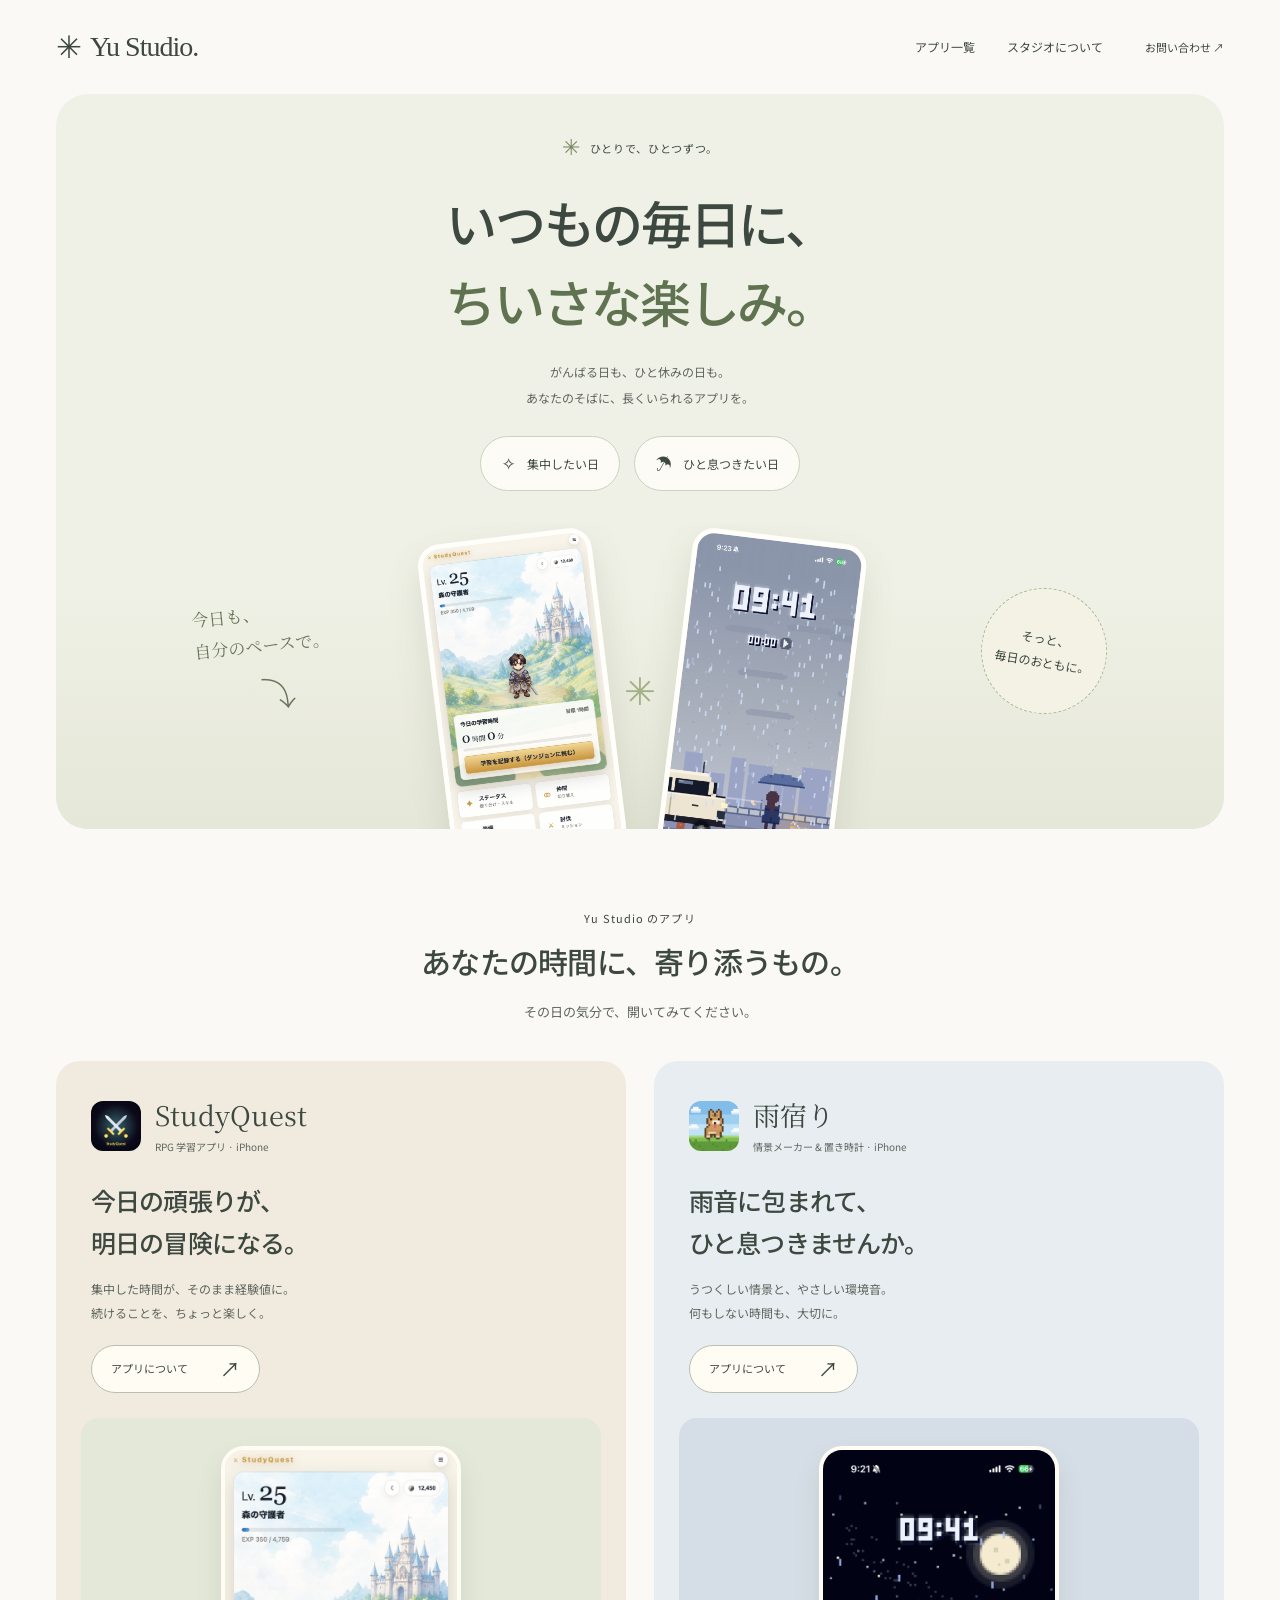
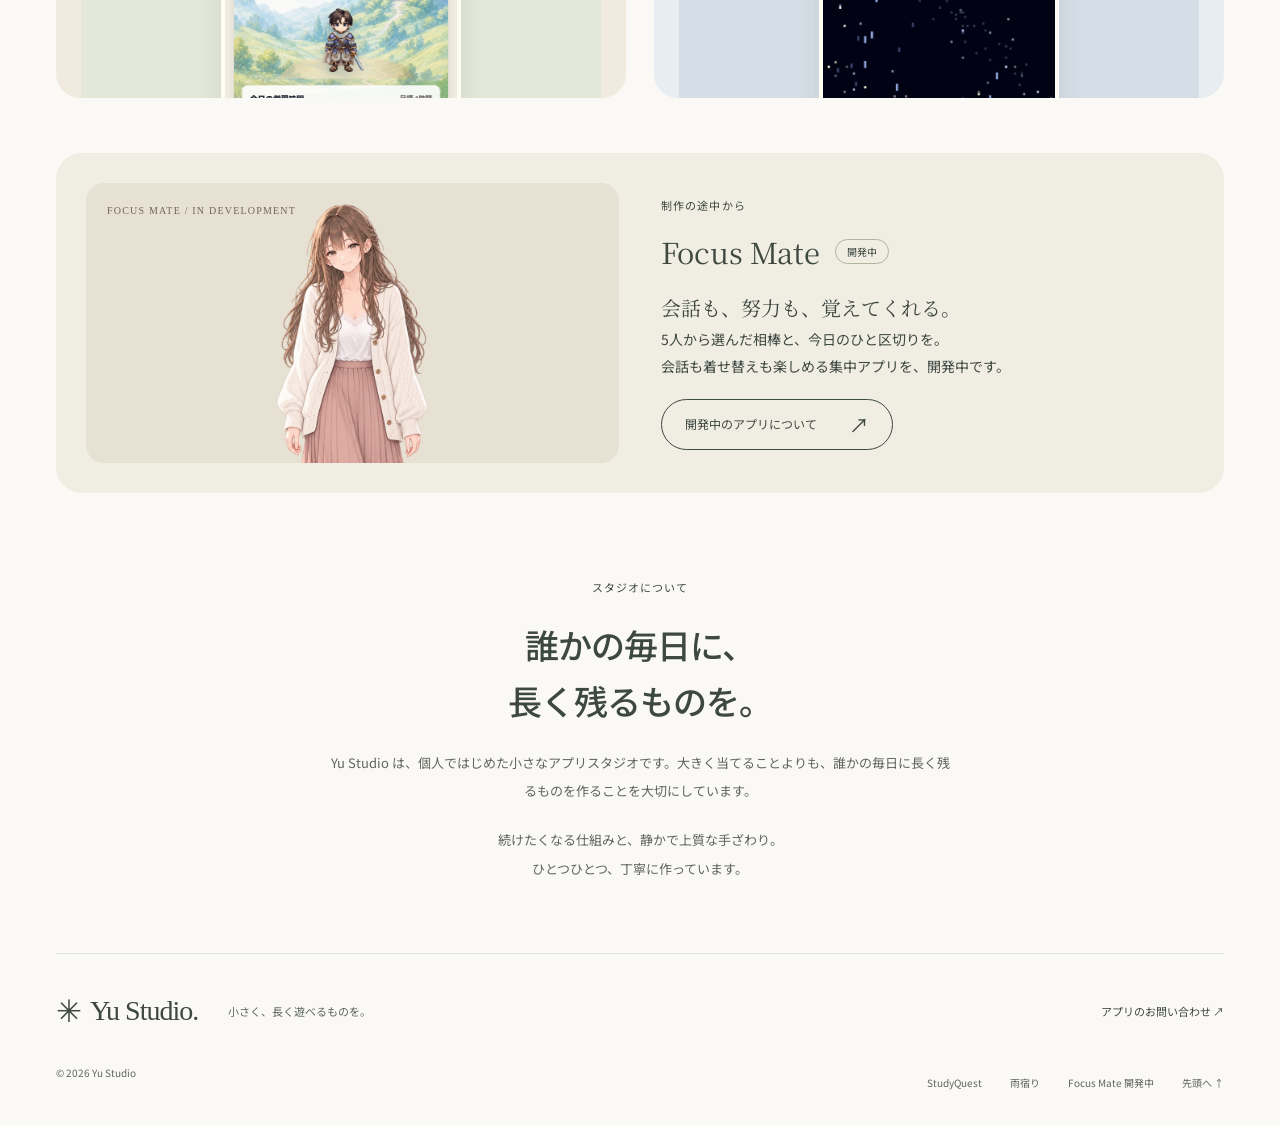
<file: index.html>
<!doctype html>
<html lang="ja">
  <head>
    <meta charset="utf-8" />
    <meta name="viewport" content="width=device-width,initial-scale=1" />
    <meta name="color-scheme" content="light" />
    <meta name="theme-color" content="#fbf9f5" />
    <title>Yu Studio — 小さく、長く遊べるものを</title>
    <meta
      name="description"
      content="Yu Studio は、ひとりで作るアプリスタジオです。StudyQuest、雨宿りと、開発中の Focus Mate を紹介します。"
    />
    <link rel="icon" href="assets/sq-icon.png" />
    <link rel="apple-touch-icon" href="assets/sq-icon.png" />
    <link rel="preconnect" href="https://fonts.googleapis.com" />
    <link rel="preconnect" href="https://fonts.gstatic.com" crossorigin />
    <link
      href="https://fonts.googleapis.com/css2?family=Noto+Sans+JP:wght@400;500;600;700;800;900&family=Noto+Serif+JP:wght@400;500;600&display=swap"
      rel="stylesheet"
    />
    <link rel="stylesheet" href="assets/site.css" />
    <link rel="stylesheet" href="assets/focus-mate.css" />
    <script src="assets/site.js" defer></script>
  </head>
  <body class="studio">
    <a class="skip" href="#main">本文へスキップ</a>
    <header class="wrap">
      <a class="logo" href="index.html" aria-label="Yu Studio ホーム"
        ><span aria-hidden="true">✳</span> Yu Studio.</a
      >
      <nav id="site-nav" aria-label="メインナビゲーション">
        <a href="#apps">アプリ一覧</a><a href="#studio">スタジオについて</a>
      </nav>
      <a class="contact" href="mailto:hy218355@gmail.com">お問い合わせ ↗</a>
    </header>
    <main id="main" tabindex="-1">
      <section class="st-hero wrap">
        <div class="st-hero-top">
          <div class="st-note">
            <span aria-hidden="true">✳</span> ひとりで、ひとつずつ。
          </div>
          <h1>いつもの毎日に、<br /><span>ちいさな楽しみ。</span></h1>
          <p>
            がんばる日も、ひと休みの日も。<br />あなたのそばに、長くいられるアプリを。
          </p>
          <div class="st-choices">
            <a href="#studyquest"
              ><span aria-hidden="true">✧</span> 集中したい日</a
            ><a href="#amayadori"
              ><span aria-hidden="true">☂</span> ひと息つきたい日</a
            >
          </div>
        </div>
        <div class="st-shelf">
          <div class="st-shelf-note">
            <span>今日も、<br />自分のペースで。</span
            ><i aria-hidden="true">⤵</i>
          </div>
          <a
            class="st-device st-device-quest"
            href="studyquest.html"
            aria-label="StudyQuest の詳細を見る"
            ><img
              src="assets/screen-home.png"
              width="560"
              height="1257"
              alt="StudyQuest の冒険者と今日の学習時間"
              fetchpriority="high" /></a
          ><span class="st-shelf-star" aria-hidden="true">✳</span
          ><a
            class="st-device st-device-rain"
            href="amayadori.html"
            aria-label="雨宿りの詳細を見る"
            ><img
              src="assets/ama-screen-2.png"
              width="560"
              height="1217"
              alt="雨宿りの雨の街と置き時計"
              fetchpriority="high"
          /></a>
          <div class="st-shelf-seal">そっと、<br />毎日のおともに。</div>
        </div>
      </section>
      <section class="apps wrap" id="apps">
        <div class="section-title">
          <p class="eyebrow">Yu Studio のアプリ</p>
          <h2>あなたの時間に、寄り添うもの。</h2>
          <p>その日の気分で、開いてみてください。</p>
        </div>
        <div class="st-projects">
          <article class="st-project" id="studyquest">
            <div class="st-project-copy">
              <div class="app-brand">
                <img src="assets/sq-icon.png" width="56" height="56" alt="" />
                <h3>StudyQuest<small>RPG 学習アプリ · iPhone</small></h3>
              </div>
              <p class="st-project-tag">
                今日の頑張りが、<br />明日の冒険になる。
              </p>
              <p>
                集中した時間が、そのまま経験値に。<br />続けることを、ちょっと楽しく。
              </p>
              <a class="pill-link" href="studyquest.html"
                >アプリについて <span>↗</span></a
              >
            </div>
            <a
              class="st-project-art"
              href="studyquest.html"
              aria-label="StudyQuest の画面と詳細を見る"
              ><img
                src="assets/screen-home.png"
                width="560"
                height="1257"
                alt="StudyQuest のホーム画面"
                loading="lazy"
            /></a>
          </article>
          <article class="st-project" id="amayadori">
            <div class="st-project-copy">
              <div class="app-brand">
                <img src="assets/ama-icon.png" width="56" height="56" alt="" />
                <h3>
                  雨宿り<small>情景メーカー &amp; 置き時計 · iPhone</small>
                </h3>
              </div>
              <p class="st-project-tag">
                雨音に包まれて、<br />ひと息つきませんか。
              </p>
              <p>
                うつくしい情景と、やさしい環境音。<br />何もしない時間も、大切に。
              </p>
              <a class="pill-link" href="amayadori.html"
                >アプリについて <span>↗</span></a
              >
            </div>
            <a
              class="st-project-art"
              href="amayadori.html"
              aria-label="雨宿りの画面と詳細を見る"
              ><img
                src="assets/ama-screen-1.png"
                width="560"
                height="1217"
                alt="雨宿りの静かな海辺"
                loading="lazy"
            /></a>
          </article>
        </div>
        <aside class="teaser fm-teaser" aria-labelledby="teaser-title">
          <a
            class="fm-teaser-art"
            href="focus-mate.html"
            aria-label="開発中の Focus Mate の紹介を見る"
          >
            <img
              src="assets/focus-mate/mizuki.webp"
              width="768"
              height="1152"
              alt="Focus Mate の相棒、美月"
              loading="lazy"
            /><span aria-hidden="true">FOCUS MATE / IN DEVELOPMENT</span>
          </a>
          <div class="teaser-copy">
            <p class="eyebrow">制作の途中から</p>
            <h3 id="teaser-title">Focus Mate <span>開発中</span></h3>
            <p class="teaser-tag">会話も、努力も、覚えてくれる。</p>
            <p>
              5人から選んだ相棒と、今日のひと区切りを。<br />会話も着せ替えも楽しめる集中アプリを、開発中です。
            </p>
            <a class="pill-link" href="focus-mate.html"
              >開発中のアプリについて <span aria-hidden="true">↗</span></a
            >
          </div>
        </aside>
      </section>
      <section class="about wrap" id="studio">
        <p class="eyebrow">スタジオについて</p>
        <h2>誰かの毎日に、<br />長く残るものを。</h2>
        <div class="about-text">
          <p>
            Yu Studio
            は、個人ではじめた小さなアプリスタジオです。大きく当てることよりも、誰かの毎日に長く残るものを作ることを大切にしています。
          </p>
          <p>
            続けたくなる仕組みと、静かで上質な手ざわり。<br />ひとつひとつ、丁寧に作っています。
          </p>
        </div>
      </section>
    </main>
    <footer class="wrap">
      <div class="footer-main">
        <a class="logo" href="index.html"
          ><span aria-hidden="true">✳</span> Yu Studio.</a
        >
        <p>小さく、長く遊べるものを。</p>
        <a href="mailto:hy218355@gmail.com">アプリのお問い合わせ ↗</a>
      </div>
      <div class="footer-bottom">
        <small>© 2026 Yu Studio</small>
        <nav aria-label="フッター">
          <a href="studyquest.html">StudyQuest</a
          ><a href="amayadori.html">雨宿り</a
          ><a href="focus-mate.html">Focus Mate <small>開発中</small></a
          ><a href="#main">先頭へ ↑</a>
        </nav>
      </div>
    </footer>
  </body>
</html>
</file>
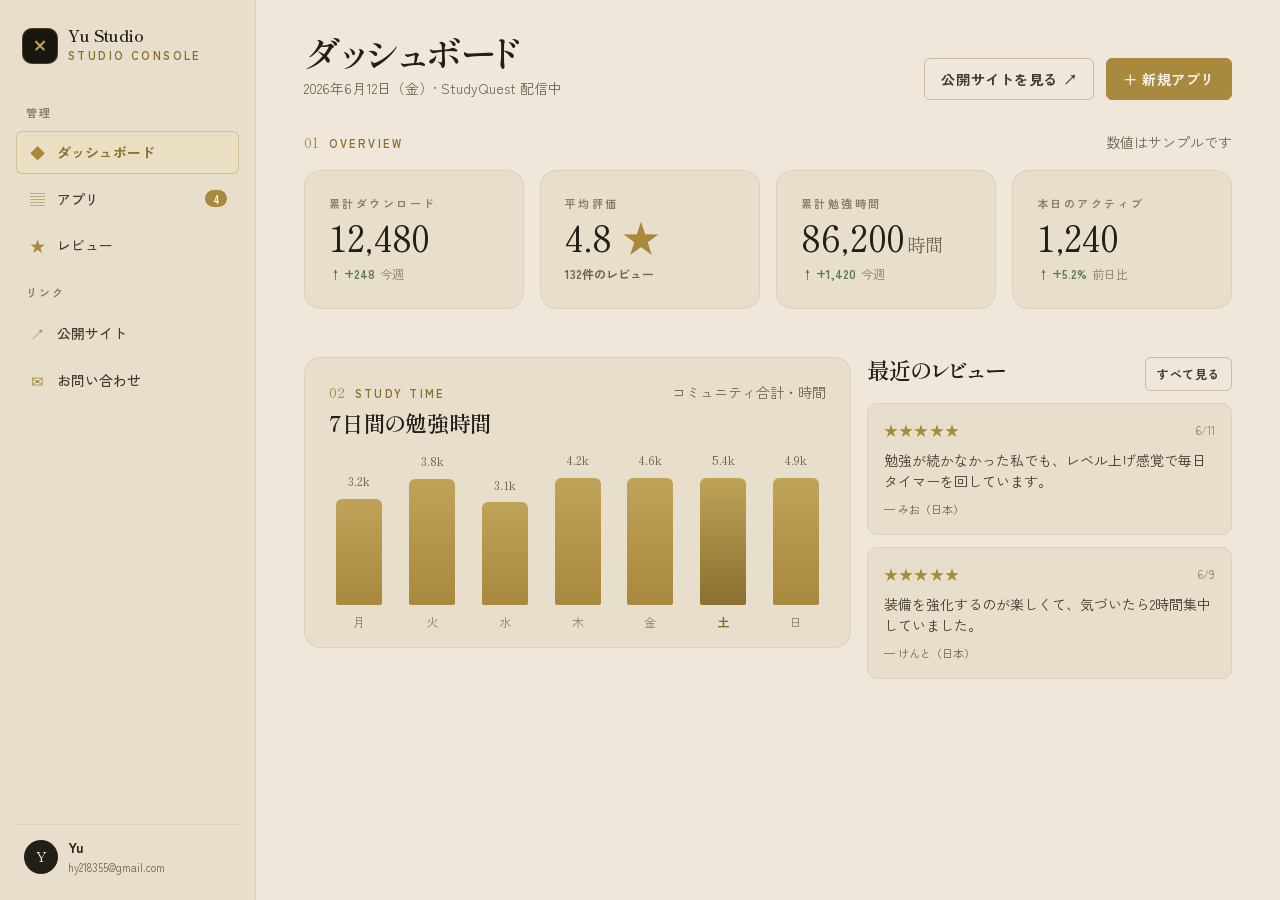
<file: admin.html>
<!DOCTYPE html>
<html lang="ja">
<head>
<meta charset="utf-8" />
<meta name="viewport" content="width=device-width, initial-scale=1" />
<title>Studio Console — Yu Studio</title>
<meta name="robots" content="noindex" />
<meta name="color-scheme" content="light dark" />
<link rel="icon" type="image/png" href="assets/sq-icon.png" />
<style>
/* Yu Studio — webfonts
 * Latin serif: Georgia (system) — per brand brief.
 * JP serif (display/headings): Shippori Mincho — refined, editorial 明朝.
 * Body/UI sans: Zen Kaku Gothic New — quiet, trustworthy gothic.
 * Numerals / accents reuse the serif for an editorial feel.
 */
@import url('https://fonts.googleapis.com/css2?family=Shippori+Mincho:wght@500;600;700;800&family=Zen+Kaku+Gothic+New:wght@400;500;700&display=swap');


/* Yu Studio — color system
 * Direction A: paper beige × warm ink × subtle antique gold.
 * Refined, editorial, trustworthy. Gold is rare and quiet.
 * Light + automatic dark (prefers-color-scheme).
 */
:root {
  /* ---- Base palette (warm paper) ---- */
  --paper-50:  #F6F1E7;  /* lightest page wash */
  --paper-100: #EFE8DA;  /* page background */
  --paper-200: #E7DECB;  /* raised paper / cards */
  --paper-300: #DCD0B8;  /* hairline on paper */
  --paper-400: #C9BC9F;  /* muted lines */

  --ink-900: #221E18;    /* primary ink (near-black, warm) */
  --ink-700: #423B30;    /* strong body */
  --ink-500: #6E6452;    /* secondary text */
  --ink-400: #8A7F6B;    /* muted / captions */

  /* ---- Accent: antique gold ---- */
  --gold-600: #8A6F2F;   /* gold pressed / on-light text-safe */
  --gold-500: #A8893E;   /* brand accent */
  --gold-400: #C0A258;   /* gold hover / dark-mode accent */
  --gold-100: #EADFC2;   /* gold tint wash */

  /* ---- Quest semantic (used sparingly, grown-up) ---- */
  --xp-500:   #5C7A57;   /* experience / progress green */
  --rare-500: #4A6582;   /* rare / info slate-blue */
  --alert-500:#9A5240;   /* boss / danger terracotta */

  /* ---- Semantic aliases (use these in components) ---- */
  --bg-page:        var(--paper-100);
  --bg-wash:        var(--paper-50);
  --surface-card:   var(--paper-200);
  --surface-raised: var(--paper-50);
  --border-hair:    var(--paper-300);
  --border-strong:  var(--paper-400);

  --text-strong:    var(--ink-900);
  --text-body:      var(--ink-700);
  --text-muted:     var(--ink-500);
  --text-faint:     var(--ink-400);
  --text-on-accent: var(--paper-50);
  --text-on-ink:    var(--paper-50);

  --accent:         var(--gold-500);
  --accent-strong:  var(--gold-600);
  --accent-hover:   var(--gold-400);
  --accent-wash:    var(--gold-100);

  --focus-ring:     color-mix(in srgb, var(--gold-500) 70%, var(--ink-900));
  --selection:      color-mix(in srgb, var(--gold-500) 28%, transparent);
}

@media (prefers-color-scheme: dark) {
  :root {
    --paper-50:  #1E1A14;
    --paper-100: #19160F;  /* page background (warm near-black) */
    --paper-200: #221E16;  /* cards */
    --paper-300: #322C20;  /* hairline */
    --paper-400: #463E2D;  /* lines */

    --ink-900: #F1EADB;    /* primary text on dark */
    --ink-700: #DDD3C0;
    --ink-500: #A89C84;
    --ink-400: #897E68;

    --gold-600: #B4934A;
    --gold-500: #C0A258;
    --gold-400: #D2B873;
    --gold-100: #2C2415;

    --xp-500:   #7C9A75;
    --rare-500: #7E9AB8;
    --alert-500:#C07A64;

    --bg-page:        var(--paper-100);
    --bg-wash:        var(--paper-50);
    --surface-card:   var(--paper-200);
    --surface-raised: var(--paper-200);
    --border-hair:    var(--paper-300);
    --border-strong:  var(--paper-400);

    --text-strong:    var(--ink-900);
    --text-body:      var(--ink-700);
    --text-muted:     var(--ink-500);
    --text-faint:     var(--ink-400);
    --text-on-accent: #19160F;
    --text-on-ink:    #19160F;

    --accent:         var(--gold-500);
    --accent-strong:  var(--gold-400);
    --accent-hover:   var(--gold-400);
    --accent-wash:    var(--gold-100);

    --focus-ring:     color-mix(in srgb, var(--gold-400) 80%, var(--paper-50));
    --selection:      color-mix(in srgb, var(--gold-400) 30%, transparent);
  }
}


/* Yu Studio — typography
 * Serif-forward (Georgia for Latin, Shippori Mincho for JP).
 * Body in Zen Kaku Gothic New. Refined, editorial scale.
 */
:root {
  /* ---- Families ---- */
  --font-serif: Georgia, "Times New Roman", "Shippori Mincho", "Hiragino Mincho ProN", "Yu Mincho", serif;
  --font-mincho: "Shippori Mincho", Georgia, "Hiragino Mincho ProN", "Yu Mincho", serif;
  --font-sans: "Zen Kaku Gothic New", -apple-system, BlinkMacSystemFont, "Hiragino Kaku Gothic ProN", "Helvetica Neue", Arial, sans-serif;
  --font-display: var(--font-mincho);
  --font-body: var(--font-sans);

  /* ---- Weights ---- */
  --weight-regular: 400;
  --weight-medium:  500;
  --weight-semibold:600;
  --weight-bold:    700;

  /* ---- Type scale (rem; 1rem = 16px) ---- */
  --text-2xs:  0.6875rem;  /* 11px — eyebrow caps */
  --text-xs:   0.75rem;    /* 12px */
  --text-sm:   0.875rem;   /* 14px */
  --text-base: 1rem;       /* 16px body */
  --text-lg:   1.125rem;   /* 18px lead body */
  --text-xl:   1.375rem;   /* 22px */
  --text-2xl:  1.75rem;    /* 28px */
  --text-3xl:  2.25rem;    /* 36px */
  --text-4xl:  3rem;       /* 48px */
  --text-5xl:  4rem;       /* 64px display */

  /* ---- Line heights ---- */
  --leading-tight:  1.15;
  --leading-snug:   1.3;
  --leading-normal: 1.55;
  --leading-relaxed:1.85;

  /* ---- Letter spacing ---- */
  --tracking-eyebrow: 0.22em;  /* spaced caps eyebrow */
  --tracking-wide:    0.04em;
  --tracking-tight:   -0.01em;
  --tracking-display: -0.015em;
}


/* Yu Studio — spacing, radii, borders, shadows, layout, motion
 * Refined paper feel: hairline borders over heavy shadows; modest radii.
 */
:root {
  /* ---- Spacing scale (8pt-ish, with fine steps) ---- */
  --space-1:  0.25rem;  /* 4 */
  --space-2:  0.5rem;   /* 8 */
  --space-3:  0.75rem;  /* 12 */
  --space-4:  1rem;     /* 16 */
  --space-5:  1.5rem;   /* 24 */
  --space-6:  2rem;     /* 32 */
  --space-7:  3rem;     /* 48 */
  --space-8:  4rem;     /* 64 */
  --space-9:  6rem;     /* 96 */
  --space-10: 8rem;     /* 128 */

  /* ---- Radii (subtle) ---- */
  --radius-xs: 3px;
  --radius-sm: 6px;
  --radius-md: 10px;
  --radius-lg: 16px;
  --radius-pill: 999px;

  /* ---- Borders ---- */
  --border-width: 1px;
  --border: var(--border-width) solid var(--border-hair);
  --border-2: var(--border-width) solid var(--border-strong);

  /* ---- Shadows (soft, low, warm) ---- */
  --shadow-xs: 0 1px 2px color-mix(in srgb, var(--ink-900) 6%, transparent);
  --shadow-sm: 0 2px 8px color-mix(in srgb, var(--ink-900) 8%, transparent);
  --shadow-md: 0 6px 20px color-mix(in srgb, var(--ink-900) 10%, transparent);
  --shadow-lg: 0 16px 44px color-mix(in srgb, var(--ink-900) 14%, transparent);

  /* ---- Layout ---- */
  --container: 64rem;     /* 1024 — generous reading column for a 2-page site */
  --container-narrow: 44rem; /* 704 — prose width */
  --gutter: var(--space-5);

  /* ---- Motion (calm, no bounce) ---- */
  --ease-out: cubic-bezier(0.22, 0.61, 0.36, 1);   /* @kind other */
  --ease-in-out: cubic-bezier(0.45, 0, 0.2, 1);    /* @kind other */
  --dur-fast: 140ms;                               /* @kind other */
  --dur-base: 220ms;                               /* @kind other */
  --dur-slow: 420ms;                               /* @kind other */
}


/* Yu Studio — base element defaults built on the tokens.
 * Kept minimal; components own their look.
 */
*, *::before, *::after { box-sizing: border-box; }

html { -webkit-text-size-adjust: 100%; }

body {
  margin: 0;
  background: var(--bg-page);
  color: var(--text-body);
  font-family: var(--font-body);
  font-size: var(--text-base);
  line-height: var(--leading-normal);
  font-feature-settings: "palt" 1;       /* tighter JP punctuation */
  text-rendering: optimizeLegibility;
  -webkit-font-smoothing: antialiased;
  -moz-osx-font-smoothing: grayscale;
}

h1, h2, h3, h4 {
  font-family: var(--font-display);
  color: var(--text-strong);
  font-weight: var(--weight-semibold);
  line-height: var(--leading-tight);
  letter-spacing: var(--tracking-display);
  margin: 0;
  text-wrap: balance;
}

p { margin: 0; text-wrap: pretty; }

a { color: inherit; text-decoration: none; }

::selection { background: var(--selection); }

:focus-visible {
  outline: 2px solid var(--focus-ring);
  outline-offset: 2px;
  border-radius: var(--radius-xs);
}

/* Eyebrow: spaced caps label, often gold */
.eyebrow {
  font-family: var(--font-body);
  font-size: var(--text-2xs);
  font-weight: var(--weight-bold);
  letter-spacing: var(--tracking-eyebrow);
  text-transform: uppercase;
  color: var(--accent-strong);
}

/* A thin gold rule — a recurring brand motif */
.gold-rule {
  height: 1px;
  border: 0;
  background: linear-gradient(to right,
    var(--accent) 0%,
    color-mix(in srgb, var(--accent) 35%, transparent) 60%,
    transparent 100%);
}

/* ---- Component interaction states (hover/press) ---- */
.ys-btn { -webkit-tap-highlight-color: transparent; }
.ys-btn:active { transform: translateY(1px); }

.ys-btn--primary:hover { background: var(--ink-700); border-color: var(--ink-700); box-shadow: var(--shadow-sm); }
.ys-btn--secondary:hover { background: var(--accent-wash); border-color: var(--accent); }
.ys-btn--gold:hover { background: var(--accent-hover); border-color: var(--accent-hover); box-shadow: var(--shadow-sm); }
.ys-btn--ghost:hover { background: color-mix(in srgb, var(--ink-900) 6%, transparent); }

/* Card lift */
.ys-card-link { transition: transform var(--dur-base) var(--ease-out), box-shadow var(--dur-base) var(--ease-out), border-color var(--dur-base) var(--ease-out); }
.ys-card-link:hover { transform: translateY(-3px); box-shadow: var(--shadow-md); border-color: var(--border-strong); }
.ys-card-link:active { transform: translateY(-1px); }

@media (prefers-reduced-motion: reduce) {
  *, *::before, *::after {
    animation-duration: 0.001ms !important;
    transition-duration: 0.001ms !important;
  }
}


/* Yu Studio — Studio Console (管理画面) styles.
 * Built on the design-system tokens. Keeps the paper × gold × serif brand,
 * adds admin-grade furniture: sidebar, KPI cards, data table, chart, reviews.
 * Self-contained vanilla CSS so it can export standalone.
 */

/* ---- Crossed-swords brand glyph (same motif as the site) ---- */
.ad-swords { display: inline-block; width: 0.95em; height: 0.95em; position: relative; vertical-align: -0.08em; flex: none; }
.ad-swords::before, .ad-swords::after {
  content: ""; position: absolute; left: 50%; top: 8%; width: 2px; height: 84%;
  background: var(--accent); border-radius: 2px; transform-origin: 50% 50%;
}
.ad-swords::before { transform: translateX(-50%) rotate(45deg); }
.ad-swords::after  { transform: translateX(-50%) rotate(-45deg); }

/* ---- Shell ---- */
.ad-shell {
  min-height: 100vh;
  display: grid;
  grid-template-columns: 256px 1fr;
  background: var(--bg-page);
}

/* ---- Sidebar ---- */
.ad-sidebar {
  position: sticky; top: 0; align-self: start; height: 100vh;
  display: flex; flex-direction: column;
  padding: var(--space-5) var(--space-4);
  background: var(--surface-card);
  border-right: 1px solid var(--border-hair);
}
.ad-brand { display: flex; align-items: center; gap: 0.6rem; padding: 0.2rem 0.4rem var(--space-5); }
.ad-brand__mark { width: 36px; height: 36px; flex: none; border-radius: var(--radius-md);
  background: #19160F; display: flex; align-items: center; justify-content: center; font-size: 1.05rem;
  box-shadow: inset 0 0 0 1px color-mix(in srgb, var(--accent) 35%, transparent); }
.ad-brand__mark .ad-swords::before, .ad-brand__mark .ad-swords::after { background: var(--gold-400); }
.ad-brand__name { font-family: var(--font-display); font-weight: var(--weight-semibold); font-size: var(--text-base);
  color: var(--text-strong); letter-spacing: var(--tracking-tight); line-height: 1.1; }
.ad-brand__sub { font-family: var(--font-body); font-size: var(--text-2xs); font-weight: var(--weight-bold);
  letter-spacing: var(--tracking-eyebrow); text-transform: uppercase; color: var(--accent-strong); margin-top: 2px; }

.ad-nav { display: flex; flex-direction: column; gap: 2px; }
.ad-nav__label { font-family: var(--font-body); font-size: var(--text-2xs); font-weight: var(--weight-bold);
  letter-spacing: var(--tracking-eyebrow); text-transform: uppercase; color: var(--text-faint);
  padding: var(--space-4) 0.6rem var(--space-2); }
.ad-nav__item {
  display: flex; align-items: center; gap: 0.7rem; width: 100%;
  font-family: var(--font-body); font-size: var(--text-sm); font-weight: var(--weight-medium);
  color: var(--text-body); text-align: left; text-decoration: none;
  padding: 0.6rem 0.7rem; border-radius: var(--radius-sm);
  border: 1px solid transparent; background: transparent; cursor: pointer;
  transition: background var(--dur-base) var(--ease-out), color var(--dur-base) var(--ease-out);
}
.ad-nav__item:hover { background: color-mix(in srgb, var(--ink-900) 5%, transparent); color: var(--text-strong); }
.ad-nav__item.is-active { background: var(--accent-wash); color: var(--accent-strong);
  border-color: color-mix(in srgb, var(--accent) 35%, transparent); font-weight: var(--weight-bold); }
.ad-nav__ic { width: 18px; flex: none; text-align: center; color: var(--accent); font-size: 0.95rem; }
.ad-nav__badge { margin-left: auto; font-family: var(--font-body); font-size: var(--text-2xs);
  font-weight: var(--weight-bold); color: var(--text-on-accent); background: var(--accent);
  border-radius: var(--radius-pill); padding: 0.05rem 0.45rem; }

.ad-account { margin-top: auto; display: flex; align-items: center; gap: 0.6rem;
  padding: var(--space-3) 0.5rem 0; border-top: 1px solid var(--border-hair); }
.ad-account__avatar { width: 34px; height: 34px; flex: none; border-radius: 50%;
  background: var(--ink-900); color: var(--text-on-ink); display: flex; align-items: center; justify-content: center;
  font-family: var(--font-display); font-size: 0.9rem; }
.ad-account__name { font-family: var(--font-body); font-size: var(--text-sm); font-weight: var(--weight-bold); color: var(--text-strong); }
.ad-account__mail { font-family: var(--font-body); font-size: var(--text-2xs); color: var(--text-muted);
  overflow: hidden; text-overflow: ellipsis; white-space: nowrap; max-width: 150px; }

/* ---- Main ---- */
.ad-main { min-width: 0; padding: var(--space-6) var(--space-7) var(--space-8); }
@media (max-width: 1100px) { .ad-main { padding: var(--space-5) var(--space-5) var(--space-7); } }

.ad-topbar { display: flex; align-items: flex-end; justify-content: space-between; gap: var(--space-4);
  flex-wrap: wrap; margin-bottom: var(--space-6); }
.ad-title { font-family: var(--font-display); font-size: var(--text-3xl); color: var(--text-strong);
  letter-spacing: var(--tracking-display); }
.ad-date { font-family: var(--font-body); font-size: var(--text-sm); color: var(--text-muted); margin-top: 0.3rem; }
.ad-actions { display: flex; align-items: center; gap: var(--space-3); flex-wrap: wrap; }

/* ---- Buttons (admin-local) ---- */
.adbtn { display: inline-flex; align-items: center; gap: 0.5rem; cursor: pointer; text-decoration: none;
  font-family: var(--font-body); font-weight: var(--weight-bold); letter-spacing: var(--tracking-wide);
  font-size: var(--text-sm); line-height: 1; border-radius: var(--radius-sm);
  padding: 0.6rem 1rem; min-height: 42px; border: 1px solid transparent; white-space: nowrap;
  transition: transform var(--dur-fast) var(--ease-out), background var(--dur-base) var(--ease-out),
              border-color var(--dur-base) var(--ease-out), box-shadow var(--dur-base) var(--ease-out); }
.adbtn:active { transform: translateY(1px); }
.adbtn--gold { background: var(--accent); color: var(--text-on-accent); border-color: var(--accent); }
.adbtn--gold:hover { background: var(--accent-hover); border-color: var(--accent-hover); box-shadow: var(--shadow-sm); }
.adbtn--ghost { background: transparent; color: var(--text-body); border-color: var(--border-strong); }
.adbtn--ghost:hover { background: color-mix(in srgb, var(--ink-900) 5%, transparent); color: var(--text-strong); }
.adbtn--sm { min-height: 34px; padding: 0.4rem 0.7rem; font-size: var(--text-xs); }

/* ---- Section heads (reused chapter-marker motif) ---- */
.ad-sec { margin-top: var(--space-7); }
.ad-sec:first-child { margin-top: 0; }
.ad-sec__head { display: flex; align-items: baseline; justify-content: space-between; gap: var(--space-3);
  margin-bottom: var(--space-4); flex-wrap: wrap; }
.ad-sec__eyebrow { display: flex; align-items: baseline; gap: 0.6rem; }
.ad-sec__eyebrow span:first-child { font-family: var(--font-display); font-size: var(--text-sm); color: var(--accent);
  font-variant-numeric: tabular-nums; }
.ad-sec__eyebrow span:last-child { font-family: var(--font-body); font-size: var(--text-2xs); font-weight: var(--weight-bold);
  letter-spacing: var(--tracking-eyebrow); text-transform: uppercase; color: var(--accent-strong); }
.ad-sec__title { font-family: var(--font-display); font-size: var(--text-xl); color: var(--text-strong); letter-spacing: var(--tracking-tight); }
.ad-sec__note { font-family: var(--font-body); font-size: var(--text-sm); color: var(--text-muted); }

/* ---- KPI cards ---- */
.ad-kpis { display: grid; grid-template-columns: repeat(4, 1fr); gap: var(--space-4); }
@media (max-width: 1100px) { .ad-kpis { grid-template-columns: repeat(2, 1fr); } }
@media (max-width: 560px) { .ad-kpis { grid-template-columns: 1fr; } }
.ad-kpi { padding: var(--space-5); background: var(--surface-card); border: 1px solid var(--border-hair);
  border-radius: var(--radius-lg); display: flex; flex-direction: column; gap: 0.4rem; }
.ad-kpi__label { font-family: var(--font-body); font-size: var(--text-2xs); font-weight: var(--weight-bold);
  letter-spacing: var(--tracking-eyebrow); text-transform: uppercase; color: var(--text-faint); }
.ad-kpi__value { font-family: var(--font-display); font-size: var(--text-3xl); color: var(--text-strong);
  letter-spacing: var(--tracking-tight); line-height: 1.05; font-variant-numeric: tabular-nums; }
.ad-kpi__value small { font-size: var(--text-lg); color: var(--text-muted); margin-left: 0.15rem; }
.ad-kpi__delta { display: inline-flex; align-items: center; gap: 0.3rem; font-family: var(--font-body);
  font-size: var(--text-xs); font-weight: var(--weight-bold); margin-top: 0.2rem; }
.ad-kpi__delta--up { color: var(--xp-500); }
.ad-kpi__delta--flat { color: var(--text-muted); }
.ad-kpi__star { color: var(--accent); letter-spacing: 0.05em; }

/* ---- Chart ---- */
.ad-card { padding: var(--space-5) var(--space-5) var(--space-4); background: var(--surface-card);
  border: 1px solid var(--border-hair); border-radius: var(--radius-lg); }
.ad-chart { display: flex; align-items: flex-end; gap: var(--space-3); height: 180px; margin-top: var(--space-4); }
.ad-chart__col { flex: 1; display: flex; flex-direction: column; align-items: center; gap: 0.5rem; height: 100%; justify-content: flex-end; }
.ad-chart__bar { width: 100%; max-width: 46px; border-radius: var(--radius-sm) var(--radius-sm) 2px 2px;
  background: linear-gradient(to top, var(--gold-500), var(--gold-400));
  transition: filter var(--dur-base) var(--ease-out); position: relative; }
.ad-chart__bar--peak { background: linear-gradient(to top, var(--accent-strong), var(--gold-400)); }
.ad-chart__col:hover .ad-chart__bar { filter: brightness(1.06); }
.ad-chart__val { font-family: var(--font-display); font-size: var(--text-xs); color: var(--text-muted);
  font-variant-numeric: tabular-nums; }
.ad-chart__day { font-family: var(--font-body); font-size: var(--text-xs); color: var(--text-faint); }
.ad-chart__day--peak { color: var(--accent-strong); font-weight: var(--weight-bold); }

/* ---- Grid split (chart + side list) ---- */
.ad-split { display: grid; grid-template-columns: 1.5fr 1fr; gap: var(--space-4); align-items: start; }
@media (max-width: 980px) { .ad-split { grid-template-columns: 1fr; } }

/* ---- Data table ---- */
.ad-tablewrap { background: var(--surface-card); border: 1px solid var(--border-hair);
  border-radius: var(--radius-lg); overflow: hidden; }
.ad-table { width: 100%; border-collapse: collapse; }
.ad-table th { text-align: left; font-family: var(--font-body); font-size: var(--text-2xs);
  font-weight: var(--weight-bold); letter-spacing: var(--tracking-wide); text-transform: uppercase;
  color: var(--text-faint); padding: var(--space-3) var(--space-4); border-bottom: 1px solid var(--border-hair);
  background: color-mix(in srgb, var(--ink-900) 3%, transparent); }
.ad-table td { padding: var(--space-4); border-bottom: 1px solid var(--border-hair);
  font-family: var(--font-body); font-size: var(--text-sm); color: var(--text-body); vertical-align: middle; }
.ad-table tr:last-child td { border-bottom: 0; }
.ad-table tr.is-draft td { opacity: 0.72; }
.ad-table__app { display: flex; align-items: center; gap: 0.8rem; }
.ad-table__icon { width: 40px; height: 40px; flex: none; border-radius: var(--radius-sm); overflow: hidden;
  border: 1px solid var(--border-strong); background: var(--ink-900); }
.ad-table__icon img { width: 100%; height: 100%; object-fit: cover; display: block; }
.ad-table__icon--mono { display: flex; align-items: center; justify-content: center;
  font-family: var(--font-display); color: var(--text-faint); background: var(--surface-raised); font-size: 1.1rem; }
.ad-table__name { font-family: var(--font-display); font-size: var(--text-base); font-weight: var(--weight-semibold);
  color: var(--text-strong); }
.ad-table__genre { font-size: var(--text-2xs); color: var(--text-muted); margin-top: 1px; }
.ad-num { font-family: var(--font-display); font-variant-numeric: tabular-nums; color: var(--text-strong); font-size: var(--text-base); }
.ad-num--muted { color: var(--text-faint); }
.ad-rate { color: var(--accent); font-family: var(--font-display); font-variant-numeric: tabular-nums; }

/* ---- Status pill (clickable toggle) ---- */
.ad-status { display: inline-flex; align-items: center; gap: 0.4rem; cursor: pointer;
  font-family: var(--font-body); font-size: var(--text-xs); font-weight: var(--weight-bold);
  letter-spacing: var(--tracking-wide); padding: 0.35rem 0.7rem; border-radius: var(--radius-pill);
  border: 1px solid; background: transparent; transition: background var(--dur-base) var(--ease-out); }
.ad-status::before { content: ""; width: 7px; height: 7px; border-radius: 50%; background: currentColor; }
.ad-status:hover { background: color-mix(in srgb, currentColor 10%, transparent); }
.ad-status--live { color: var(--xp-500); border-color: color-mix(in srgb, var(--xp-500) 45%, transparent); }
.ad-status--soon { color: var(--accent-strong); border-color: color-mix(in srgb, var(--accent) 45%, transparent); }
.ad-status--draft { color: var(--text-muted); border-color: var(--border-strong); }

/* ---- Review cards ---- */
.ad-reviews { display: flex; flex-direction: column; gap: var(--space-3); }
.ad-review { padding: var(--space-4); background: var(--surface-card); border: 1px solid var(--border-hair);
  border-radius: var(--radius-md); }
.ad-review__top { display: flex; align-items: center; justify-content: space-between; gap: var(--space-3); margin-bottom: 0.5rem; }
.ad-review__stars { color: var(--accent); font-size: var(--text-sm); letter-spacing: 0.08em; }
.ad-review__date { font-family: var(--font-body); font-size: var(--text-2xs); color: var(--text-faint); }
.ad-review__body { font-family: var(--font-body); font-size: var(--text-sm); line-height: var(--leading-normal); color: var(--text-body); }
.ad-review__by { font-family: var(--font-body); font-size: var(--text-2xs); color: var(--text-muted); margin-top: 0.5rem; }

/* ---- Panels ---- */
[data-panel-content][hidden] { display: none; }

/* ---- Mobile: sidebar -> top nav ---- */
@media (max-width: 860px) {
  .ad-shell { grid-template-columns: 1fr; }
  .ad-sidebar { position: static; height: auto; flex-direction: row; align-items: center; flex-wrap: wrap;
    gap: var(--space-3); border-right: 0; border-bottom: 1px solid var(--border-hair); }
  .ad-brand { padding: 0; }
  .ad-nav { flex-direction: row; flex-wrap: wrap; gap: 4px; margin-left: auto; }
  .ad-nav__label { display: none; }
  .ad-nav__item { padding: 0.45rem 0.7rem; }
  .ad-account { display: none; }
  .ad-main { padding: var(--space-5) var(--gutter) var(--space-7); }
  .ad-title { font-size: var(--text-2xl); }
}

</style>
</head>
<body>
<div class="ad-shell">

  <!-- Sidebar -->
  <aside class="ad-sidebar">
    <div class="ad-brand">
      <div class="ad-brand__mark"><span class="ad-swords" aria-hidden="true"></span></div>
      <div>
        <div class="ad-brand__name">Yu&nbsp;Studio</div>
        <div class="ad-brand__sub">Studio Console</div>
      </div>
    </div>

    <nav class="ad-nav" aria-label="管理メニュー">
      <div class="ad-nav__label">管理</div>
      <button class="ad-nav__item is-active" data-panel="dashboard"><span class="ad-nav__ic" aria-hidden="true">◆</span>ダッシュボード</button>
      <button class="ad-nav__item" data-panel="apps"><span class="ad-nav__ic" aria-hidden="true">▤</span>アプリ<span class="ad-nav__badge">4</span></button>
      <button class="ad-nav__item" data-panel="reviews"><span class="ad-nav__ic" aria-hidden="true">★</span>レビュー</button>
      <div class="ad-nav__label">リンク</div>
      <a class="ad-nav__item" href="index.html"><span class="ad-nav__ic" aria-hidden="true">↗</span>公開サイト</a>
      <a class="ad-nav__item" href="mailto:hy218355@gmail.com"><span class="ad-nav__ic" aria-hidden="true">✉</span>お問い合わせ</a>
    </nav>

    <div class="ad-account">
      <div class="ad-account__avatar">Y</div>
      <div style="min-width:0">
        <div class="ad-account__name">Yu</div>
        <div class="ad-account__mail">hy218355@gmail.com</div>
      </div>
    </div>
  </aside>

  <!-- Main -->
  <main class="ad-main">
    <header class="ad-topbar">
      <div>
        <h1 class="ad-title" id="ad-title">ダッシュボード</h1>
        <p class="ad-date">2026年6月12日（金）· StudyQuest 配信中</p>
      </div>
      <div class="ad-actions">
        <a class="adbtn adbtn--ghost" href="index.html">公開サイトを見る ↗</a>
        <button class="adbtn adbtn--gold" type="button">＋&nbsp;新規アプリ</button>
      </div>
    </header>

    <!-- ============ DASHBOARD ============ -->
    <div data-panel-content="dashboard">

      <section class="ad-sec">
        <div class="ad-sec__head">
          <div class="ad-sec__eyebrow"><span>01</span><span>Overview</span></div>
          <span class="ad-sec__note">数値はサンプルです</span>
        </div>
        <div class="ad-kpis">
          <div class="ad-kpi">
            <span class="ad-kpi__label">累計ダウンロード</span>
            <span class="ad-kpi__value">12,480</span>
            <span class="ad-kpi__delta ad-kpi__delta--up">↑ +248 <span style="color:var(--text-faint);font-weight:400">今週</span></span>
          </div>
          <div class="ad-kpi">
            <span class="ad-kpi__label">平均評価</span>
            <span class="ad-kpi__value">4.8<span class="ad-kpi__star"> ★</span></span>
            <span class="ad-kpi__delta ad-kpi__delta--flat">132件のレビュー</span>
          </div>
          <div class="ad-kpi">
            <span class="ad-kpi__label">累計勉強時間</span>
            <span class="ad-kpi__value">86,200<small>時間</small></span>
            <span class="ad-kpi__delta ad-kpi__delta--up">↑ +1,420 <span style="color:var(--text-faint);font-weight:400">今週</span></span>
          </div>
          <div class="ad-kpi">
            <span class="ad-kpi__label">本日のアクティブ</span>
            <span class="ad-kpi__value">1,240</span>
            <span class="ad-kpi__delta ad-kpi__delta--up">↑ +5.2% <span style="color:var(--text-faint);font-weight:400">前日比</span></span>
          </div>
        </div>
      </section>

      <section class="ad-sec">
        <div class="ad-split">
          <div class="ad-card">
            <div class="ad-sec__head" style="margin-bottom:0">
              <div>
                <div class="ad-sec__eyebrow"><span>02</span><span>Study time</span></div>
                <h2 class="ad-sec__title" style="margin-top:0.4rem">7日間の勉強時間</h2>
              </div>
              <span class="ad-sec__note">コミュニティ合計・時間</span>
            </div>
            <div class="ad-chart" id="ad-chart" aria-hidden="true"></div>
          </div>

          <div>
            <div class="ad-sec__head" style="margin-bottom:var(--space-3)">
              <h2 class="ad-sec__title">最近のレビュー</h2>
              <button class="adbtn adbtn--ghost adbtn--sm" type="button" data-goto="reviews">すべて見る</button>
            </div>
            <div class="ad-reviews">
              <div class="ad-review">
                <div class="ad-review__top"><span class="ad-review__stars">★★★★★</span><span class="ad-review__date">6/11</span></div>
                <p class="ad-review__body">勉強が続かなかった私でも、レベル上げ感覚で毎日タイマーを回しています。</p>
                <p class="ad-review__by">— みお（日本）</p>
              </div>
              <div class="ad-review">
                <div class="ad-review__top"><span class="ad-review__stars">★★★★★</span><span class="ad-review__date">6/9</span></div>
                <p class="ad-review__body">装備を強化するのが楽しくて、気づいたら2時間集中していました。</p>
                <p class="ad-review__by">— けんと（日本）</p>
              </div>
            </div>
          </div>
        </div>
      </section>
    </div>

    <!-- ============ APPS ============ -->
    <div data-panel-content="apps" hidden>
      <section class="ad-sec">
        <div class="ad-sec__head">
          <div>
            <div class="ad-sec__eyebrow"><span>―</span><span>Apps</span></div>
            <h2 class="ad-sec__title" style="margin-top:0.4rem">アプリ管理</h2>
          </div>
          <span class="ad-sec__note">ステータスをクリックで切り替え（公開 → 準備中 → 下書き）</span>
        </div>

        <div class="ad-tablewrap">
          <table class="ad-table">
            <thead>
              <tr>
                <th scope="col">アプリ</th>
                <th scope="col">ステータス</th>
                <th scope="col">ダウンロード</th>
                <th scope="col">評価</th>
                <th scope="col" style="text-align:right">操作</th>
              </tr>
            </thead>
            <tbody>
              <tr data-app="studyquest">
                <td>
                  <div class="ad-table__app">
                    <div class="ad-table__icon"><img src="assets/sq-icon.png" alt="" width="40" height="40" /></div>
                    <div><div class="ad-table__name">StudyQuest</div><div class="ad-table__genre">RPG 学習アプリ · iPhone</div></div>
                  </div>
                </td>
                <td><button class="ad-status ad-status--live" data-status="live" type="button">配信中</button></td>
                <td><span class="ad-num">12,480</span></td>
                <td><span class="ad-rate">4.8 ★</span></td>
                <td style="text-align:right"><button class="adbtn adbtn--ghost adbtn--sm" type="button">編集</button></td>
              </tr>
              <tr class="is-draft" data-app="sengoku">
                <td>
                  <div class="ad-table__app">
                    <div class="ad-table__icon ad-table__icon--mono">戦</div>
                    <div><div class="ad-table__name">戦国（仮）</div><div class="ad-table__genre">準備中</div></div>
                  </div>
                </td>
                <td><button class="ad-status ad-status--soon" data-status="soon" type="button">準備中</button></td>
                <td><span class="ad-num ad-num--muted">—</span></td>
                <td><span class="ad-num ad-num--muted">—</span></td>
                <td style="text-align:right"><button class="adbtn adbtn--ghost adbtn--sm" type="button">編集</button></td>
              </tr>
              <tr class="is-draft" data-app="deadline">
                <td>
                  <div class="ad-table__app">
                    <div class="ad-table__icon ad-table__icon--mono">D</div>
                    <div><div class="ad-table__name">DEAD_LINE（仮）</div><div class="ad-table__genre">下書き</div></div>
                  </div>
                </td>
                <td><button class="ad-status ad-status--draft" data-status="draft" type="button">下書き</button></td>
                <td><span class="ad-num ad-num--muted">—</span></td>
                <td><span class="ad-num ad-num--muted">—</span></td>
                <td style="text-align:right"><button class="adbtn adbtn--ghost adbtn--sm" type="button">編集</button></td>
              </tr>
              <tr class="is-draft" data-app="touchlab">
                <td>
                  <div class="ad-table__app">
                    <div class="ad-table__icon ad-table__icon--mono">T</div>
                    <div><div class="ad-table__name">Touch Lab（仮）</div><div class="ad-table__genre">下書き</div></div>
                  </div>
                </td>
                <td><button class="ad-status ad-status--draft" data-status="draft" type="button">下書き</button></td>
                <td><span class="ad-num ad-num--muted">—</span></td>
                <td><span class="ad-num ad-num--muted">—</span></td>
                <td style="text-align:right"><button class="adbtn adbtn--ghost adbtn--sm" type="button">編集</button></td>
              </tr>
            </tbody>
          </table>
        </div>
        <p class="ad-sec__note" style="margin-top:var(--space-3)">「配信中」のアプリだけが公開サイトのアプリ一覧に表示されます。</p>
      </section>
    </div>

    <!-- ============ REVIEWS ============ -->
    <div data-panel-content="reviews" hidden>
      <section class="ad-sec">
        <div class="ad-sec__head">
          <div>
            <div class="ad-sec__eyebrow"><span>―</span><span>Reviews</span></div>
            <h2 class="ad-sec__title" style="margin-top:0.4rem">レビュー（StudyQuest）</h2>
          </div>
          <span class="ad-sec__note">平均 4.8 ★ · 132件</span>
        </div>
        <div class="ad-reviews">
          <div class="ad-review">
            <div class="ad-review__top"><span class="ad-review__stars">★★★★★</span><span class="ad-review__date">2026/6/11</span></div>
            <p class="ad-review__body">勉強が続かなかった私でも、レベル上げ感覚で毎日タイマーを回しています。装備が育つのが嬉しい。</p>
            <p class="ad-review__by">— みお（日本）</p>
          </div>
          <div class="ad-review">
            <div class="ad-review__top"><span class="ad-review__stars">★★★★★</span><span class="ad-review__date">2026/6/9</span></div>
            <p class="ad-review__body">装備を強化するのが楽しくて、気づいたら2時間集中していました。タイマーがこんなに続くとは。</p>
            <p class="ad-review__by">— けんと（日本）</p>
          </div>
          <div class="ad-review">
            <div class="ad-review__top"><span class="ad-review__stars">★★★★☆</span><span class="ad-review__date">2026/6/6</span></div>
            <p class="ad-review__body">デザインが上品で、ゲームゲームしすぎないのが良いです。広告も控えめで好印象。</p>
            <p class="ad-review__by">— Hana（日本）</p>
          </div>
          <div class="ad-review">
            <div class="ad-review__top"><span class="ad-review__stars">★★★★★</span><span class="ad-review__date">2026/6/3</span></div>
            <p class="ad-review__body">A beautiful way to make studying feel like an adventure. The dungeon loot keeps me going!</p>
            <p class="ad-review__by">— Daniel（US）</p>
          </div>
        </div>
      </section>
    </div>

  </main>
</div>

<script>
(function () {
  var STORE = "yuStudioConsole.status";
  var items = Array.prototype.slice.call(document.querySelectorAll(".ad-nav__item[data-panel]"));
  var panels = {};
  Array.prototype.forEach.call(document.querySelectorAll("[data-panel-content]"), function (p) {
    panels[p.getAttribute("data-panel-content")] = p;
  });
  var titles = { dashboard: "ダッシュボード", apps: "アプリ管理", reviews: "レビュー" };
  var titleEl = document.getElementById("ad-title");

  function show(name) {
    Object.keys(panels).forEach(function (k) { panels[k].hidden = (k !== name); });
    items.forEach(function (b) { b.classList.toggle("is-active", b.getAttribute("data-panel") === name); });
    if (titles[name]) titleEl.textContent = titles[name];
    window.scrollTo(0, 0);
  }
  items.forEach(function (b) { b.addEventListener("click", function () { show(b.getAttribute("data-panel")); }); });
  Array.prototype.forEach.call(document.querySelectorAll("[data-goto]"), function (b) {
    b.addEventListener("click", function () { show(b.getAttribute("data-goto")); });
  });

  // Status toggle cycle, persisted
  var ORDER = ["live", "soon", "draft"];
  var META = {
    live:  { cls: "ad-status--live",  label: "配信中" },
    soon:  { cls: "ad-status--soon",  label: "準備中" },
    draft: { cls: "ad-status--draft", label: "下書き" }
  };
  var saved = {};
  try { saved = JSON.parse(localStorage.getItem(STORE) || "{}"); } catch (e) {}

  Array.prototype.forEach.call(document.querySelectorAll(".ad-status[data-status]"), function (btn) {
    var row = btn.closest("tr");
    var app = row ? row.getAttribute("data-app") : null;
    if (app && saved[app]) apply(btn, row, saved[app]);
    btn.addEventListener("click", function () {
      var cur = btn.getAttribute("data-status");
      var next = ORDER[(ORDER.indexOf(cur) + 1) % ORDER.length];
      apply(btn, row, next);
      if (app) { saved[app] = next; try { localStorage.setItem(STORE, JSON.stringify(saved)); } catch (e) {} }
    });
  });

  function apply(btn, row, status) {
    var m = META[status];
    btn.className = "ad-status " + m.cls;
    btn.setAttribute("data-status", status);
    btn.textContent = m.label;
    if (row) row.classList.toggle("is-draft", status !== "live");
  }

  // Bar chart (community study hours, 7 days)
  var data = [
    { d: "月", v: 3200 }, { d: "火", v: 3800 }, { d: "水", v: 3100 },
    { d: "木", v: 4200 }, { d: "金", v: 4600 }, { d: "土", v: 5400 }, { d: "日", v: 4900 }
  ];
  var max = Math.max.apply(null, data.map(function (x) { return x.v; }));
  var chart = document.getElementById("ad-chart");
  if (chart) {
    chart.innerHTML = data.map(function (x) {
      var peak = x.v === max;
      var h = Math.round((x.v / max) * 100);
      return '<div class="ad-chart__col">' +
        '<span class="ad-chart__val">' + (x.v / 1000).toFixed(1) + 'k</span>' +
        '<div class="ad-chart__bar' + (peak ? ' ad-chart__bar--peak' : '') + '" style="height:' + h + '%"></div>' +
        '<span class="ad-chart__day' + (peak ? ' ad-chart__day--peak' : '') + '">' + x.d + '</span>' +
        '</div>';
    }).join("");
  }
})();
</script>

</body>
</html>
</file>
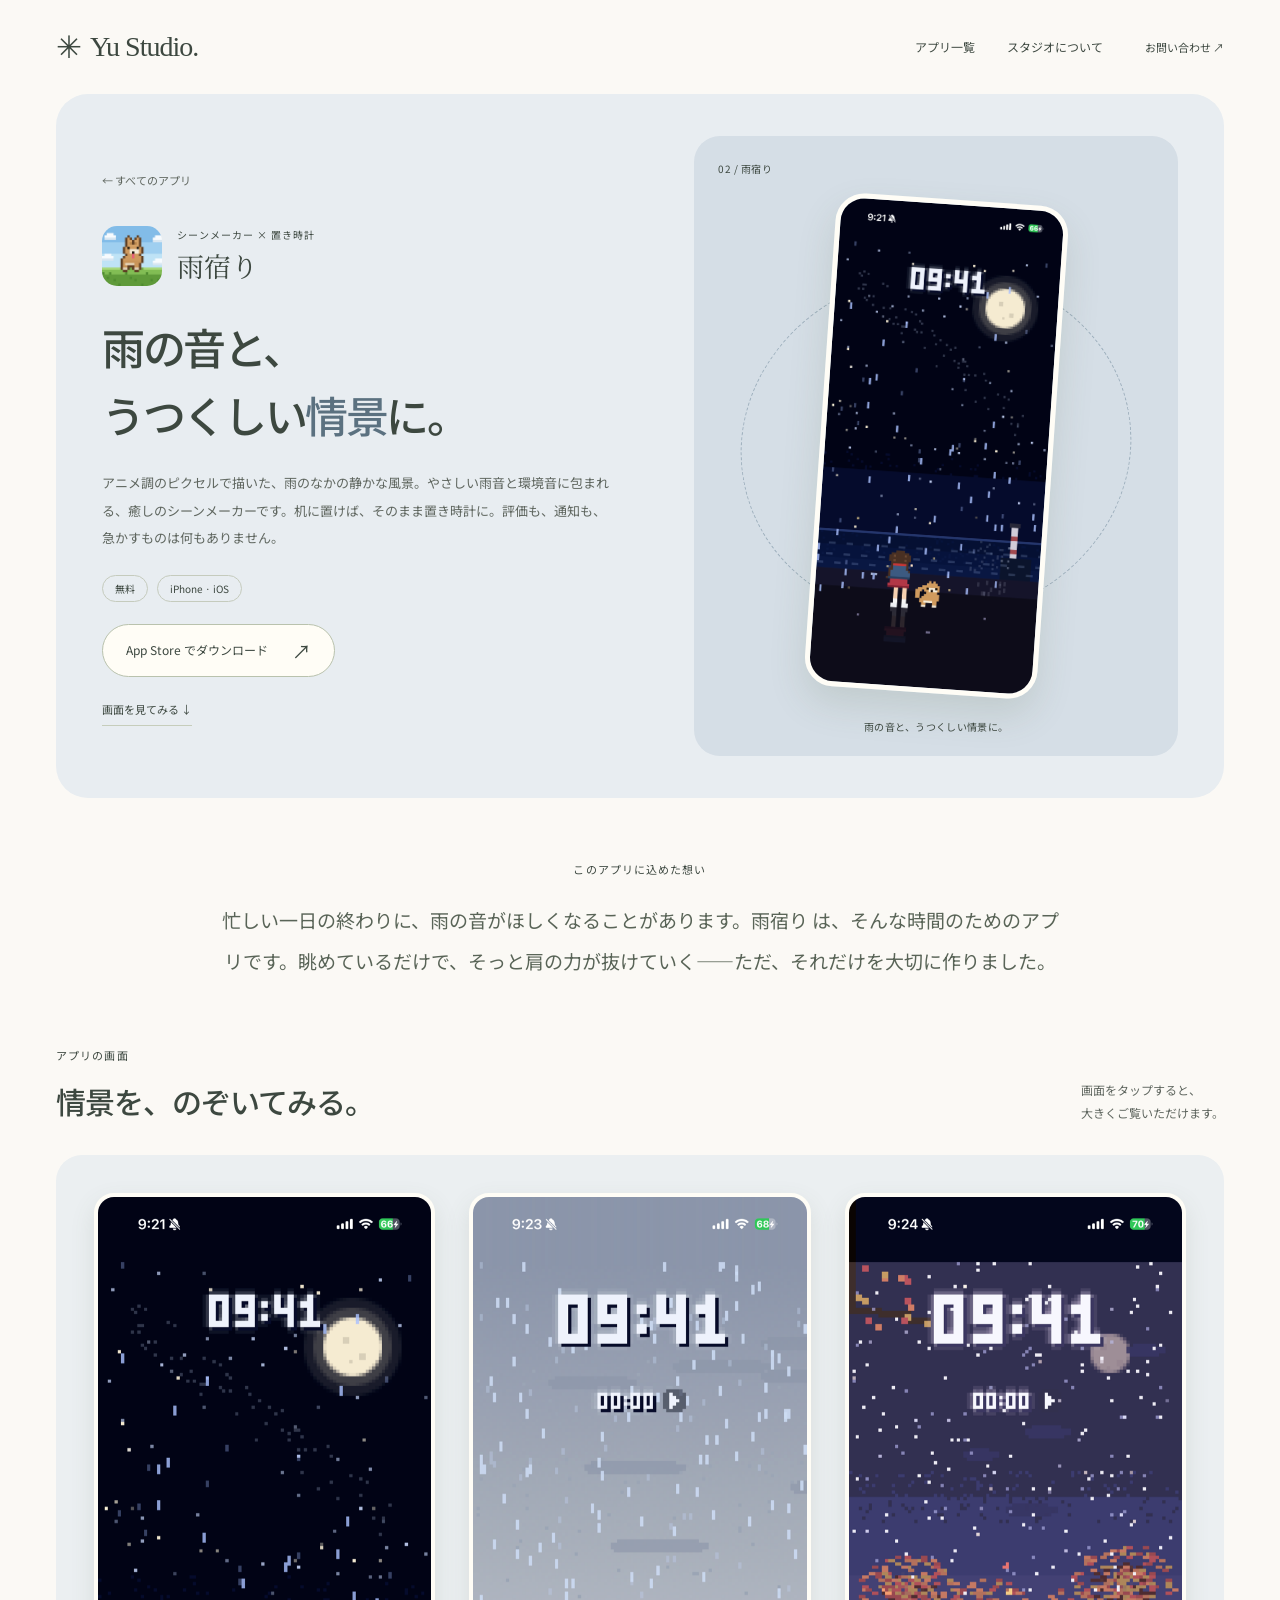
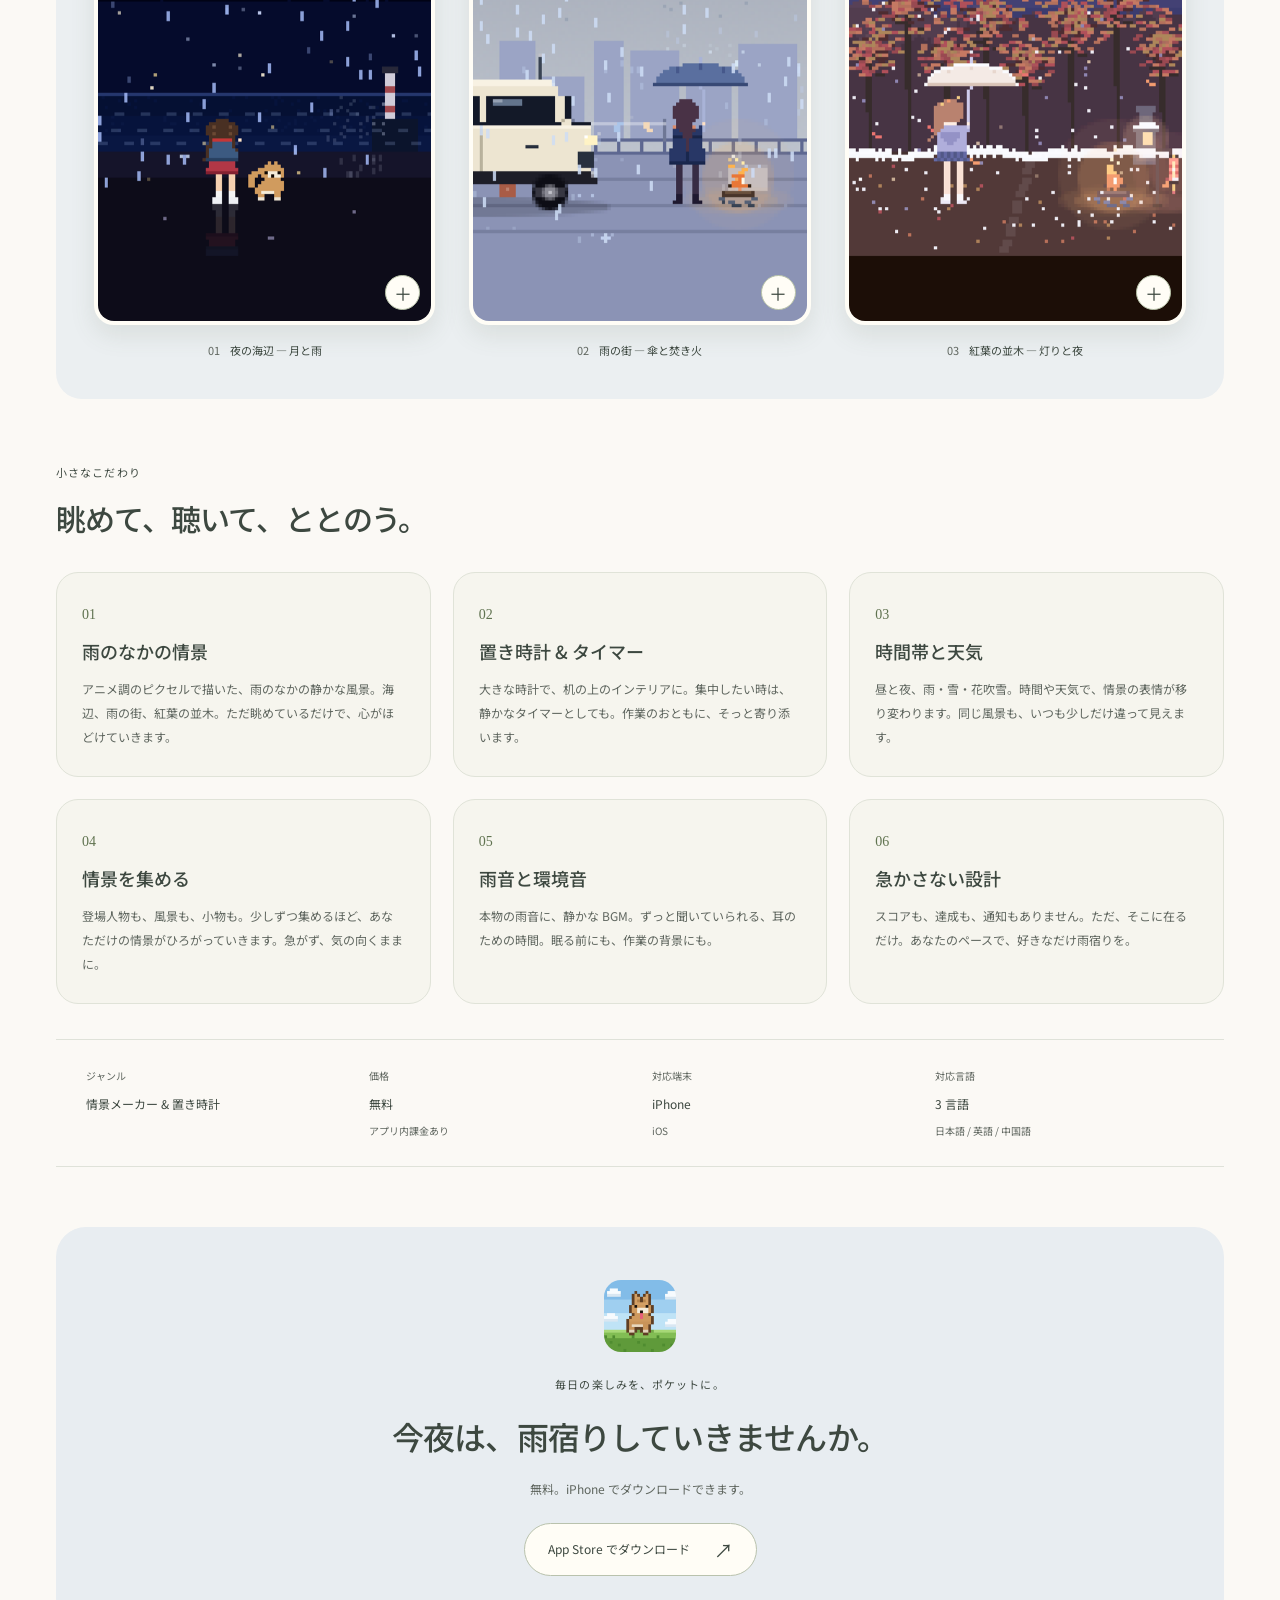
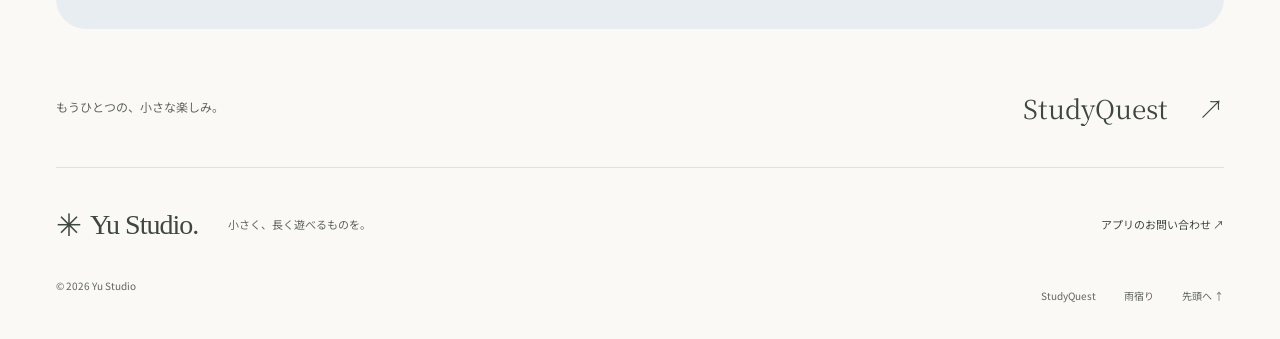
<file: amayadori.html>
<!doctype html>
<html lang="ja">
  <head>
    <meta charset="utf-8" />
    <meta name="viewport" content="width=device-width,initial-scale=1" />
    <meta name="color-scheme" content="light" />
    <meta name="theme-color" content="#fbf9f5" />
    <title>雨宿り — Yu Studio</title>
    <meta
      name="description"
      content="アニメ調のピクセルで描いた、雨のなかの静かな風景。やさしい雨音と環境音に包まれる、癒しのシーンメーカーです。机に置けば、そのまま置き時計に。評価も、通知も、急かすものは何もありません。"
    />
    <link rel="icon" href="assets/ama-icon.png" />
    <link rel="apple-touch-icon" href="assets/ama-icon.png" />
    <link rel="preconnect" href="https://fonts.googleapis.com" />
    <link rel="preconnect" href="https://fonts.gstatic.com" crossorigin />
    <link
      href="https://fonts.googleapis.com/css2?family=Noto+Sans+JP:wght@400;500;600;700&family=Noto+Serif+JP:wght@400;500;600&display=swap"
      rel="stylesheet"
    />
    <link rel="stylesheet" href="assets/site.css" />
    <script src="assets/site.js" defer></script>
  </head>
  <body class="studio detail-page amayadori">
    <a class="skip" href="#main">本文へスキップ</a>
    <header class="wrap">
      <a class="logo" href="index.html" aria-label="Yu Studio ホーム"
        ><span aria-hidden="true">✳</span> Yu Studio.</a
      >
      <nav id="site-nav" aria-label="メインナビゲーション">
        <a href="index.html#apps">アプリ一覧</a
        ><a href="index.html#studio">スタジオについて</a>
      </nav>
      <a class="contact" href="mailto:hy218355@gmail.com">お問い合わせ ↗</a>
    </header>
    <main id="main" tabindex="-1">
      <section class="detail-hero wrap">
        <div class="detail-copy">
          <a class="breadcrumb" href="index.html#apps">← すべてのアプリ</a>
          <div class="detail-brand">
            <img src="assets/ama-icon.png" width="64" height="64" alt="" />
            <div>
              <p class="eyebrow">シーンメーカー × 置き時計</p>
              <p>雨宿り</p>
            </div>
          </div>
          <h1>雨の音と、<br />うつくしい<span>情景</span>に。</h1>
          <p class="detail-intro">
            アニメ調のピクセルで描いた、雨のなかの静かな風景。やさしい雨音と環境音に包まれる、癒しのシーンメーカーです。机に置けば、そのまま置き時計に。評価も、通知も、急かすものは何もありません。
          </p>
          <div class="detail-meta">
            <span>無料</span><span>iPhone · iOS</span>
          </div>
          <a
            class="store-link"
            href="https://apps.apple.com/app/id6783810655"
            target="_blank"
            rel="noopener"
            >App Store でダウンロード <span aria-hidden="true">↗</span
            ><span class="sr-only">（新しいタブで開きます）</span></a
          ><a class="screens-jump" href="#screens">画面を見てみる ↓</a>
        </div>
        <div class="detail-art">
          <span class="detail-art-label">02 / 雨宿り</span>
          <div class="detail-art-ring" aria-hidden="true"></div>
          <img
            class="detail-hero-image"
            src="assets/ama-screen-1.png"
            width="560"
            height="1217"
            alt="雨宿りの夜の海辺の情景。月あかりのもと、少女と犬が雨を眺めている。"
            fetchpriority="high"
          /><span class="detail-art-caption">雨の音と、うつくしい情景に。</span>
        </div>
      </section>
      <section class="detail-story wrap">
        <p class="eyebrow">このアプリに込めた想い</p>
        <p>
          忙しい一日の終わりに、雨の音がほしくなることがあります。雨宿り
          は、そんな時間のためのアプリです。眺めているだけで、そっと肩の力が抜けていく——ただ、それだけを大切に作りました。
        </p>
      </section>
      <section class="screen-section wrap" id="screens">
        <div class="section-heading">
          <div>
            <p class="eyebrow">アプリの画面</p>
            <h2>情景を、のぞいてみる。</h2>
          </div>
          <p class="gallery-instruction">
            画面をタップすると、<br />大きくご覧いただけます。
          </p>
        </div>
        <div class="screens-grid">
          <figure>
            <a
              class="screen-button"
              href="assets/ama-screen-1.png"
              data-screen="0"
              aria-label="夜の海辺 ― 月と雨の画面を拡大"
            >
              <img
                src="assets/ama-screen-1.png"
                width="560"
                height="1217"
                alt="雨宿りの夜の海辺の情景。月あかりのもと、少女と犬が雨を眺めている。"
                loading="lazy"
              /><span aria-hidden="true">＋</span>
            </a>
            <figcaption><span>01</span>夜の海辺 ― 月と雨</figcaption>
          </figure>
          <figure>
            <a
              class="screen-button"
              href="assets/ama-screen-2.png"
              data-screen="1"
              aria-label="雨の街 ― 傘と焚き火の画面を拡大"
            >
              <img
                src="assets/ama-screen-2.png"
                width="560"
                height="1217"
                alt="雨宿りの雨の街の情景。傘をさした人と焚き火、ビル街とワゴン車。"
                loading="lazy"
              /><span aria-hidden="true">＋</span>
            </a>
            <figcaption><span>02</span>雨の街 ― 傘と焚き火</figcaption>
          </figure>
          <figure>
            <a
              class="screen-button"
              href="assets/ama-screen-3.png"
              data-screen="2"
              aria-label="紅葉の並木 ― 灯りと夜の画面を拡大"
            >
              <img
                src="assets/ama-screen-3.png"
                width="560"
                height="1217"
                alt="雨宿りの紅葉並木の情景。夜、傘をさした少女と灯り、色づいた木々。"
                loading="lazy"
              /><span aria-hidden="true">＋</span>
            </a>
            <figcaption><span>03</span>紅葉の並木 ― 灯りと夜</figcaption>
          </figure>
        </div>
      </section>
      <section class="feature-section wrap">
        <div class="section-heading">
          <div>
            <p class="eyebrow">小さなこだわり</p>
            <h2>眺めて、聴いて、ととのう。</h2>
          </div>
        </div>
        <div class="feature-grid">
          <article>
            <span class="feature-number">01</span>
            <h3>雨のなかの情景</h3>
            <p>
              アニメ調のピクセルで描いた、雨のなかの静かな風景。海辺、雨の街、紅葉の並木。ただ眺めているだけで、心がほどけていきます。
            </p>
          </article>
          <article>
            <span class="feature-number">02</span>
            <h3>置き時計 &amp; タイマー</h3>
            <p>
              大きな時計で、机の上のインテリアに。集中したい時は、静かなタイマーとしても。作業のおともに、そっと寄り添います。
            </p>
          </article>
          <article>
            <span class="feature-number">03</span>
            <h3>時間帯と天気</h3>
            <p>
              昼と夜、雨・雪・花吹雪。時間や天気で、情景の表情が移り変わります。同じ風景も、いつも少しだけ違って見えます。
            </p>
          </article>
          <article>
            <span class="feature-number">04</span>
            <h3>情景を集める</h3>
            <p>
              登場人物も、風景も、小物も。少しずつ集めるほど、あなただけの情景がひろがっていきます。急がず、気の向くままに。
            </p>
          </article>
          <article>
            <span class="feature-number">05</span>
            <h3>雨音と環境音</h3>
            <p>
              本物の雨音に、静かな
              BGM。ずっと聞いていられる、耳のための時間。眠る前にも、作業の背景にも。
            </p>
          </article>
          <article>
            <span class="feature-number">06</span>
            <h3>急かさない設計</h3>
            <p>
              スコアも、達成も、通知もありません。ただ、そこに在るだけ。あなたのペースで、好きなだけ雨宿りを。
            </p>
          </article>
        </div>
        <dl class="app-specs">
          <div>
            <dt>ジャンル</dt>
            <dd>情景メーカー &amp; 置き時計<small></small></dd>
          </div>
          <div>
            <dt>価格</dt>
            <dd>無料<small>アプリ内課金あり</small></dd>
          </div>
          <div>
            <dt>対応端末</dt>
            <dd>iPhone<small>iOS</small></dd>
          </div>
          <div>
            <dt>対応言語</dt>
            <dd>3 言語<small>日本語 / 英語 / 中国語</small></dd>
          </div>
        </dl>
      </section>
      <section class="download-section">
        <div class="wrap">
          <img
            src="assets/ama-icon.png"
            width="72"
            height="72"
            alt=""
            loading="lazy"
          />
          <p class="eyebrow">毎日の楽しみを、ポケットに。</p>
          <h2>今夜は、雨宿り<br />していきませんか。</h2>
          <p>無料。iPhone でダウンロードできます。</p>
          <a
            class="store-link"
            href="https://apps.apple.com/app/id6783810655"
            target="_blank"
            rel="noopener"
            >App Store でダウンロード <span aria-hidden="true">↗</span
            ><span class="sr-only">（新しいタブで開きます）</span></a
          >
        </div>
      </section>
      <div class="next-app wrap">
        <span>もうひとつの、小さな楽しみ。</span
        ><a href="studyquest.html"
          >StudyQuest <span aria-hidden="true">↗</span></a
        >
      </div>
    </main>
    <dialog class="screen-dialog" aria-labelledby="screen-caption">
      <div class="dialog-inner">
        <div class="dialog-header">
          <p id="screen-caption"></p>
          <button
            type="button"
            class="dialog-close"
            aria-label="拡大表示を閉じる"
          >
            閉じる ×
          </button>
        </div>
        <img class="dialog-image" src="assets/ama-screen-1.png" alt="" />
        <div class="dialog-controls">
          <button type="button" class="screen-prev" aria-label="前の画面">
            ← 前へ</button
          ><span class="screen-counter" aria-live="polite"></span
          ><button type="button" class="screen-next" aria-label="次の画面">
            次へ →
          </button>
        </div>
      </div>
    </dialog>
    <footer class="wrap">
      <div class="footer-main">
        <a class="logo" href="index.html"
          ><span aria-hidden="true">✳</span> Yu Studio.</a
        >
        <p>小さく、長く遊べるものを。</p>
        <a href="mailto:hy218355@gmail.com">アプリのお問い合わせ ↗</a>
      </div>
      <div class="footer-bottom">
        <small>© 2026 Yu Studio</small>
        <nav aria-label="フッター">
          <a href="studyquest.html">StudyQuest</a
          ><a href="amayadori.html">雨宿り</a><a href="#main">先頭へ ↑</a>
        </nav>
      </div>
    </footer>
  </body>
</html>
</file>
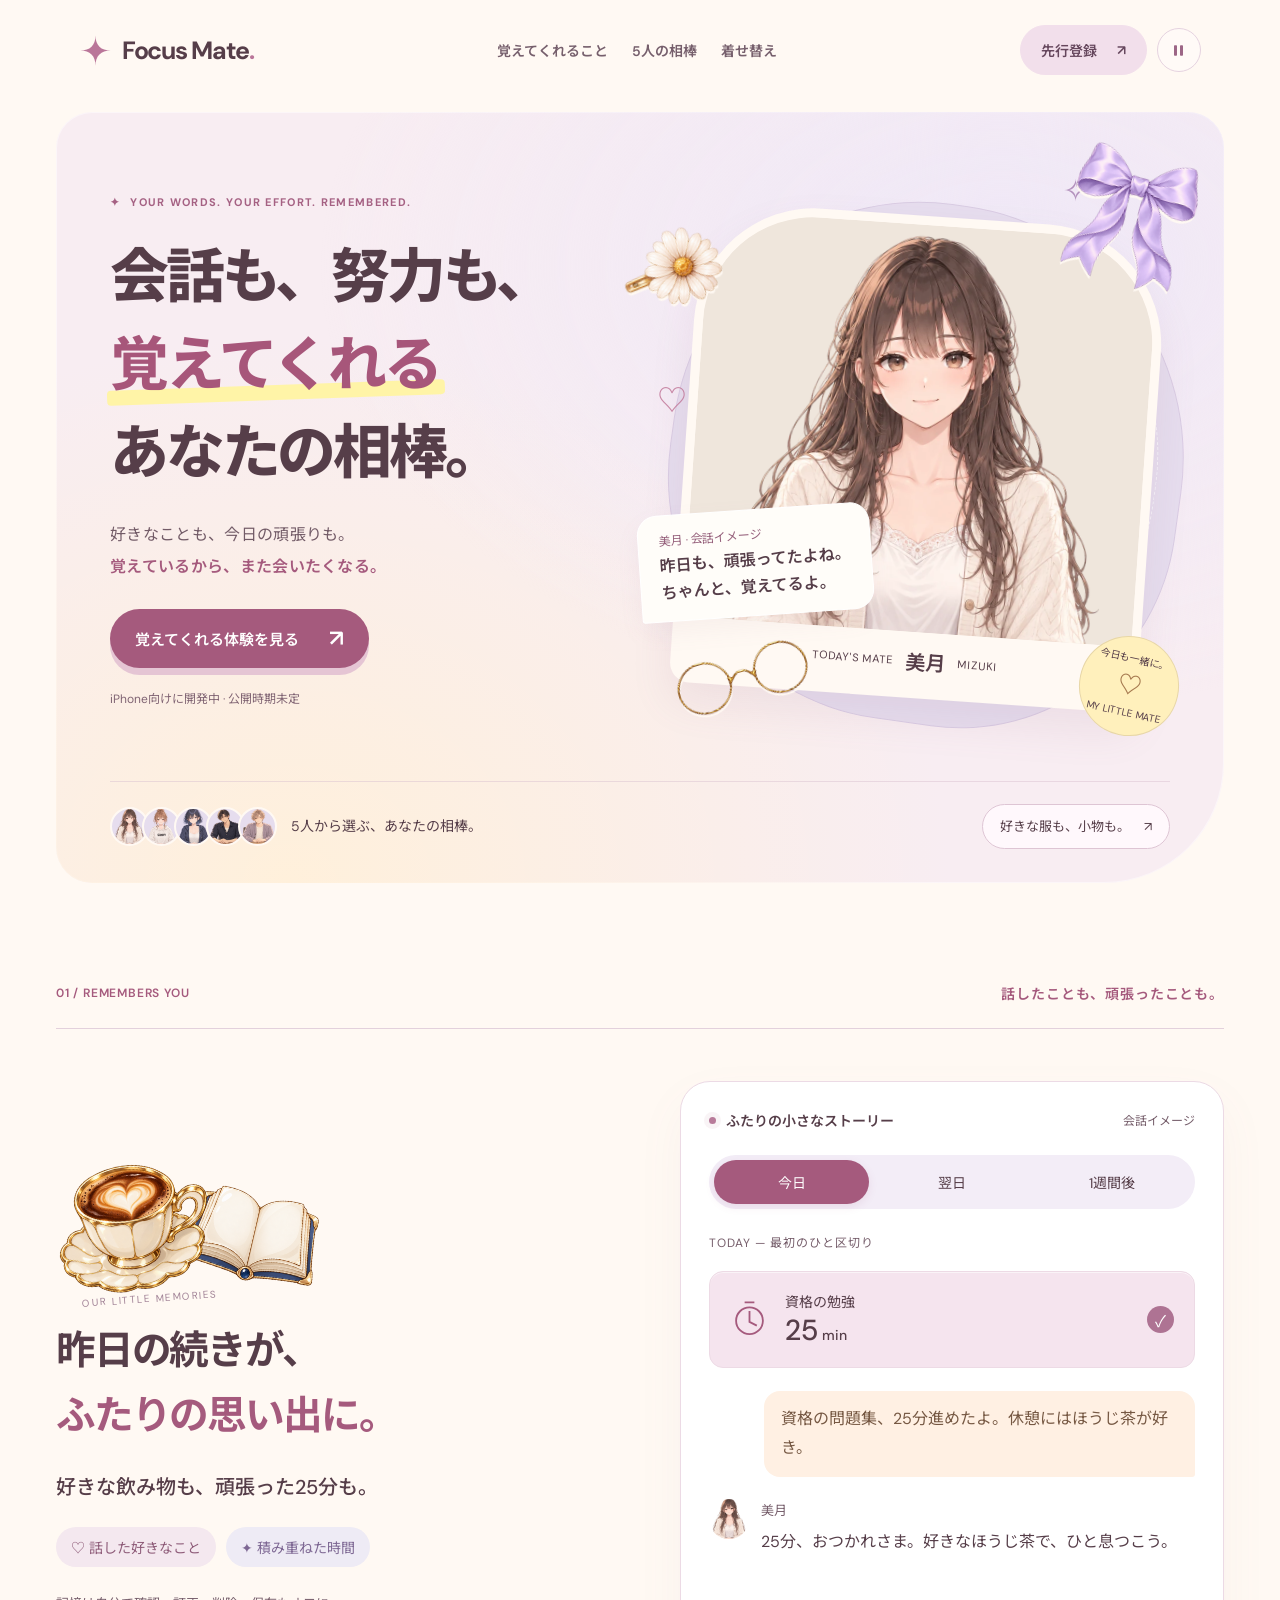
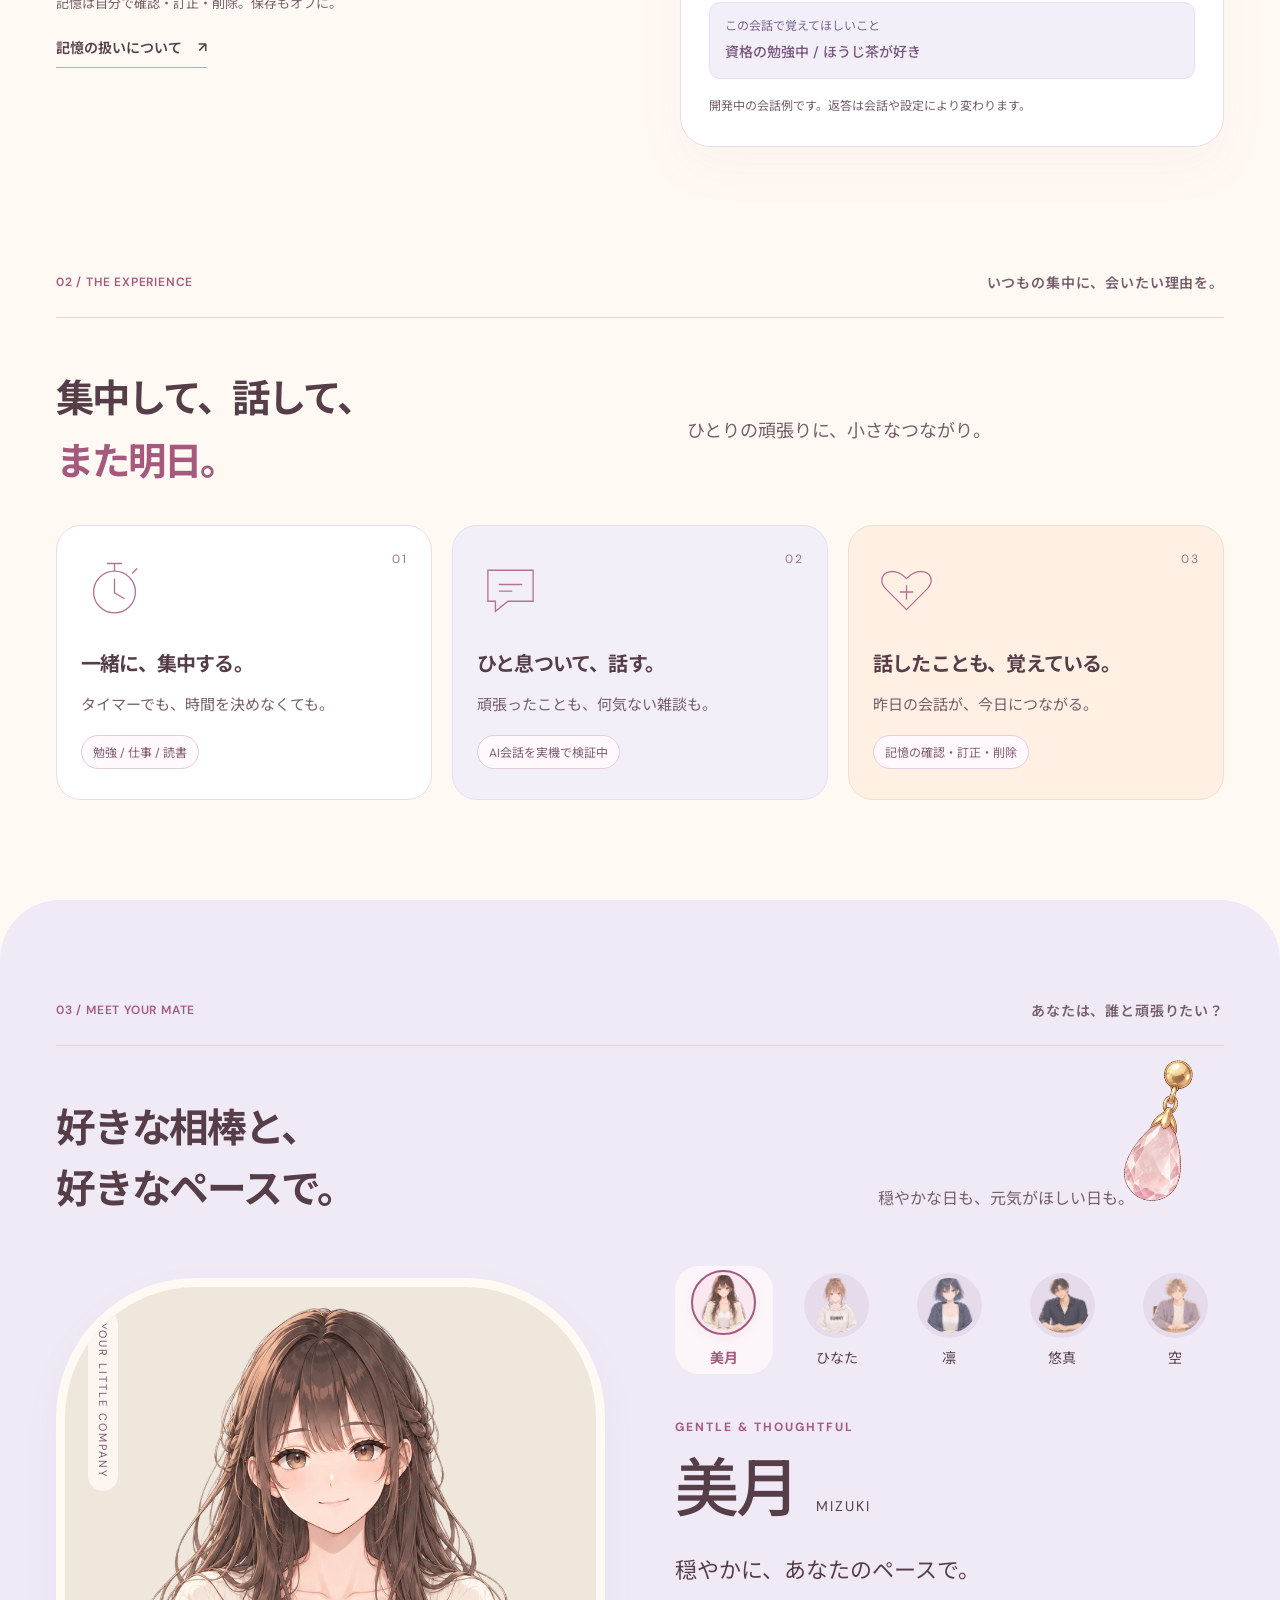
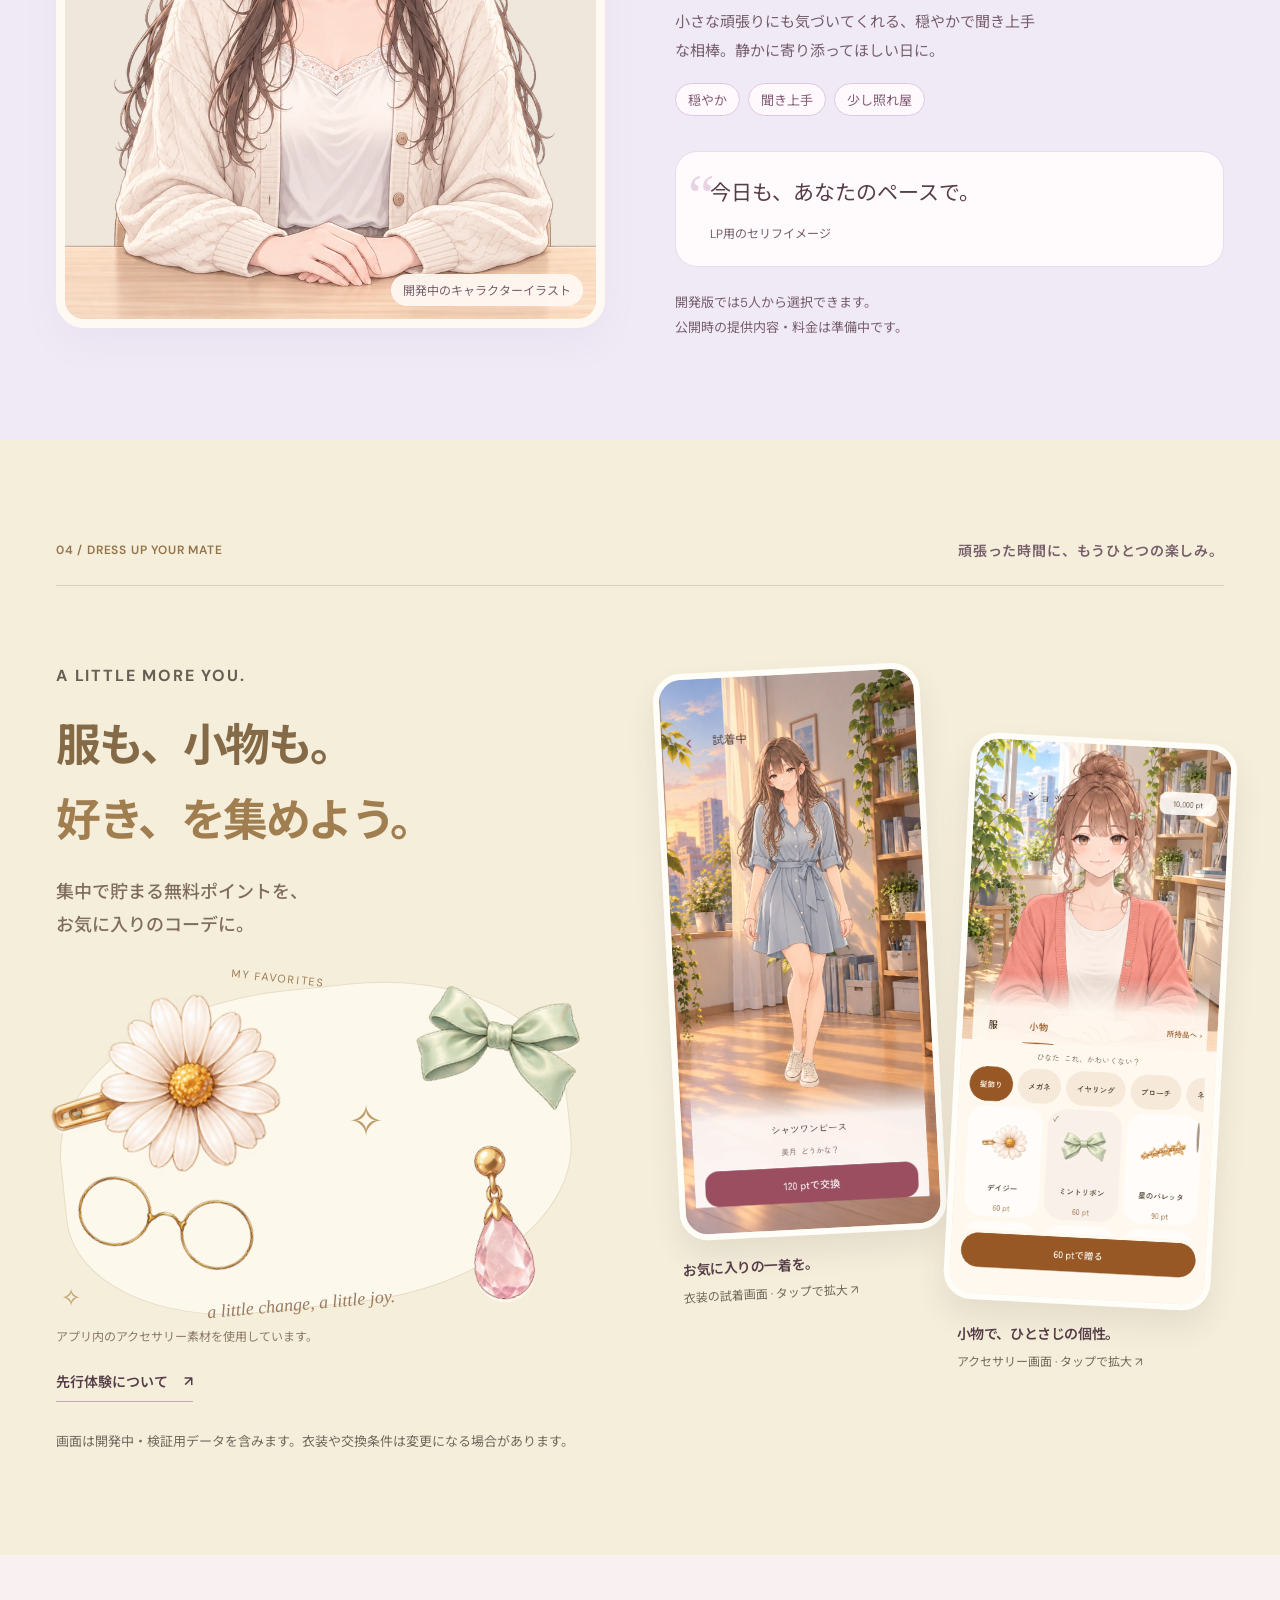
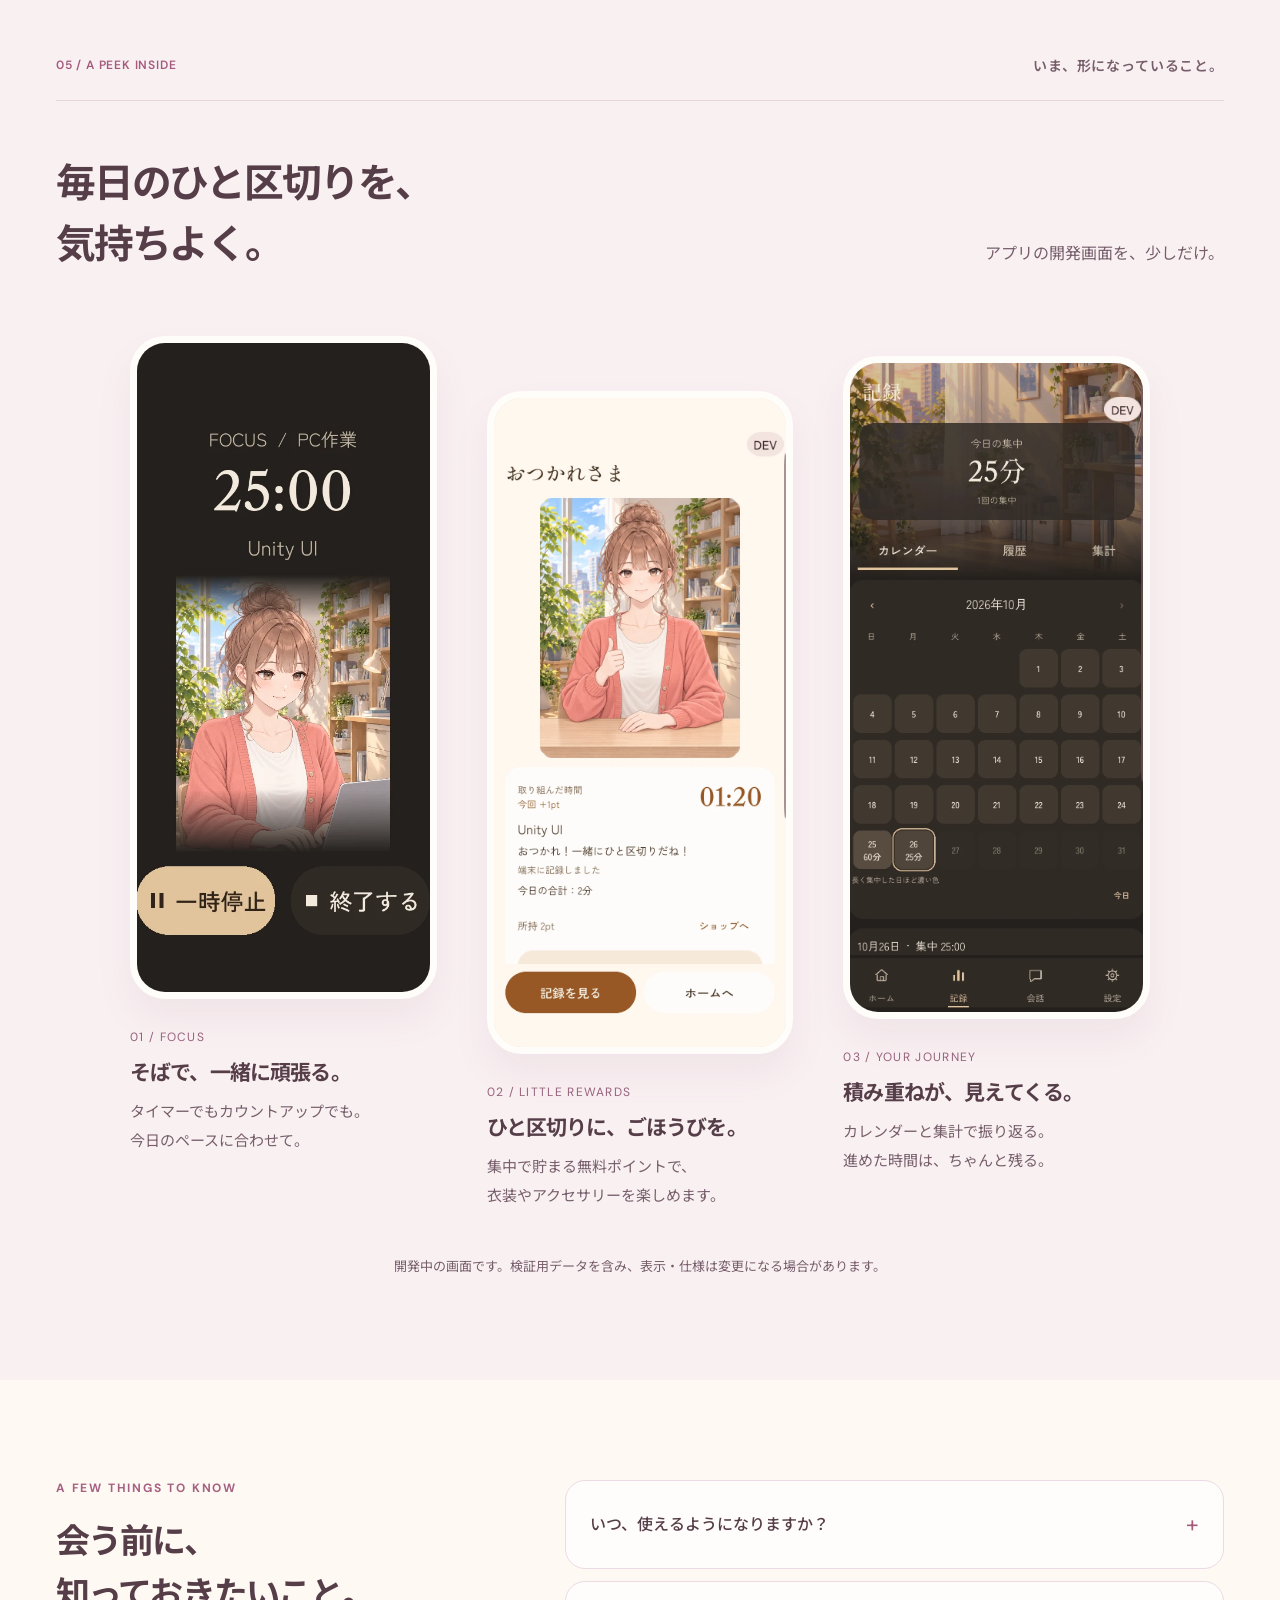
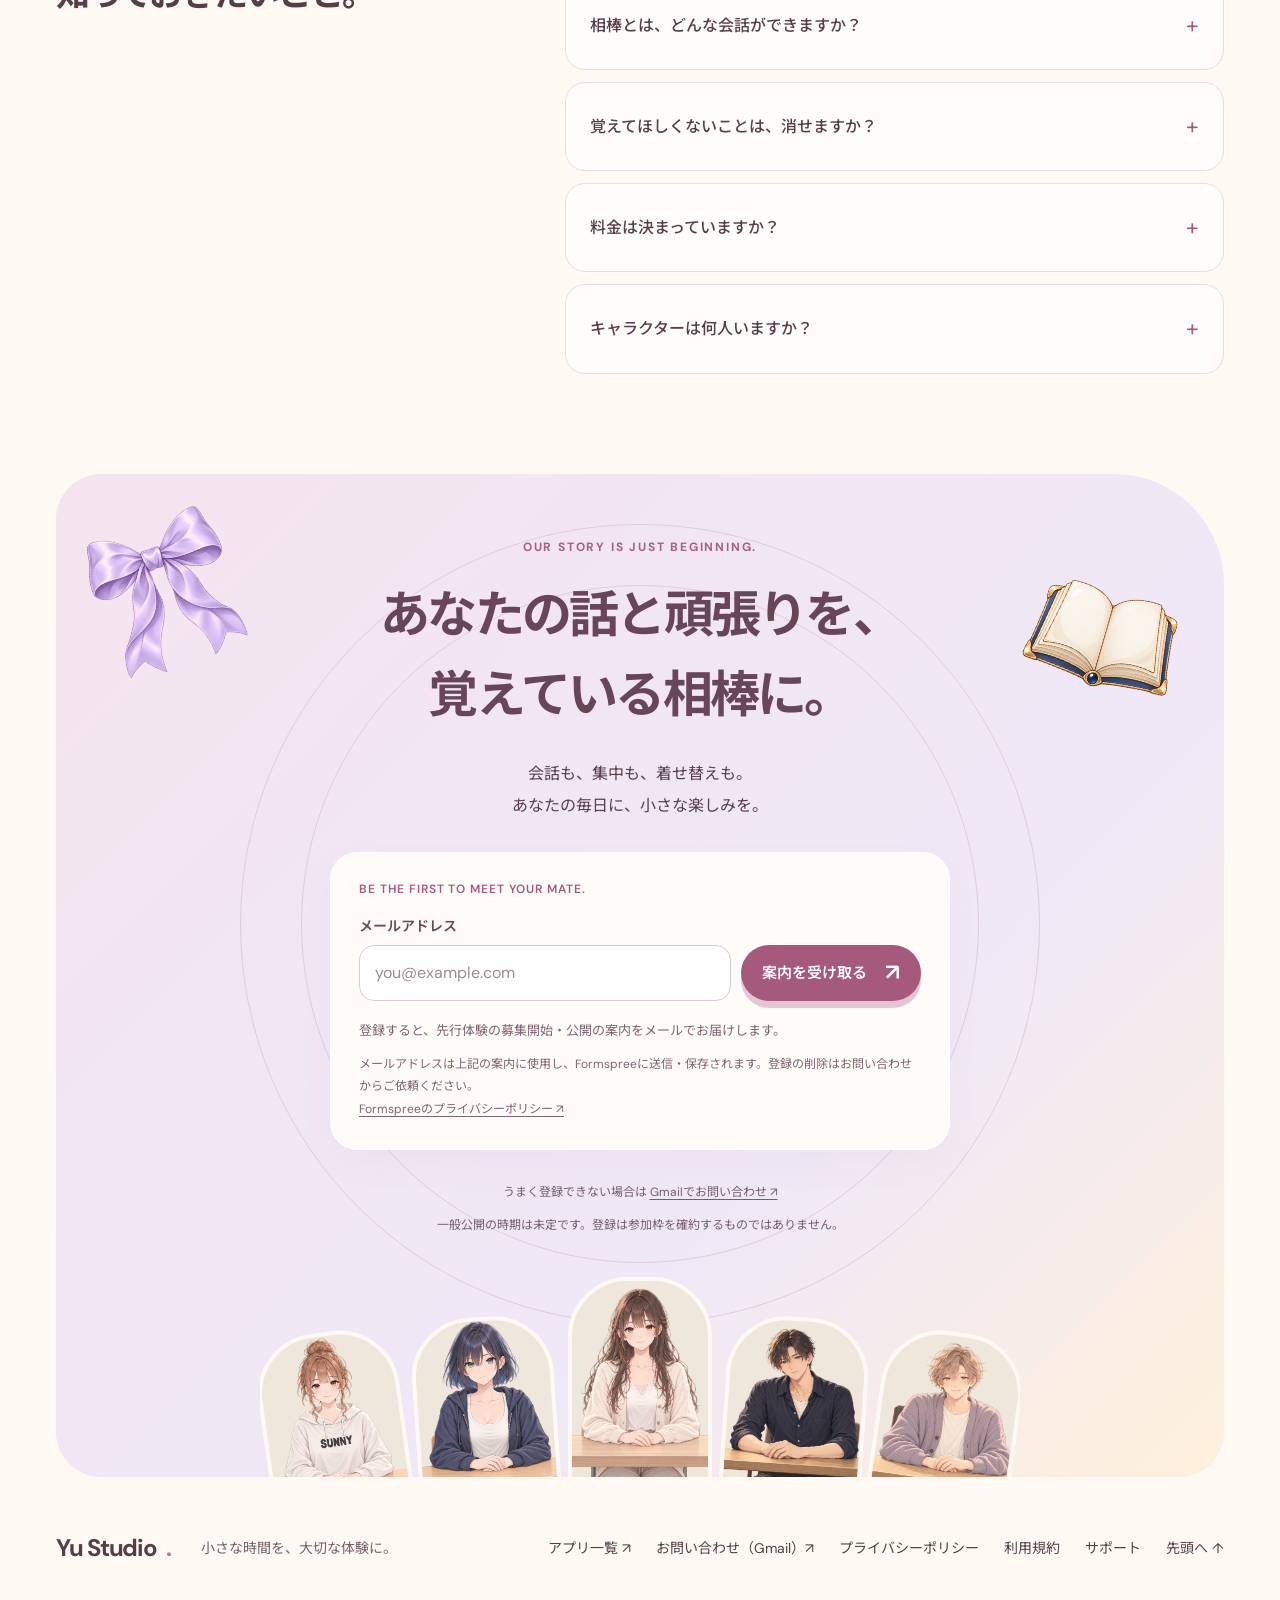
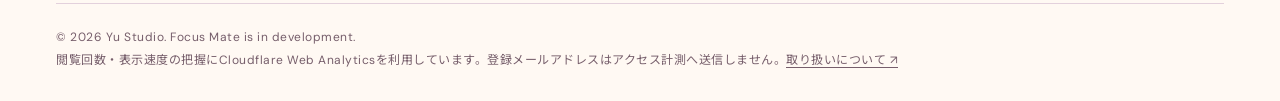
<file: focus-mate.html>
<!doctype html>
<html lang="ja">
<head>
  <meta charset="utf-8"><meta name="viewport" content="width=device-width,initial-scale=1">
  <meta name="theme-color" content="#fff9f3"><meta name="color-scheme" content="light">
  <title>Focus Mate — 会話も、努力も、覚えてくれる相棒。 | Yu Studio</title>
  <meta name="description" content="好きなこと、話した目標、今日の頑張り。会話の内容や努力を覚えて、次の会話につなげる相棒アプリ。美月・ひなた・凛・悠真・空から選べます。Focus Mateは開発中です。">
  <link rel="preconnect" href="https://fonts.googleapis.com"><link rel="preconnect" href="https://fonts.gstatic.com" crossorigin>
  <link href="https://fonts.googleapis.com/css2?family=DM+Sans:wght@400;500;600;700&family=Noto+Sans+JP:wght@400;500;600;700;800;900&display=swap" rel="stylesheet">
  <link rel="stylesheet" href="assets/focus-mate-v2.css?v=20261026-wardrobe-readable"><link rel="stylesheet" href="assets/focus-mate-a.css?v=20261026-app-accessories"><link rel="stylesheet" href="assets/focus-mate-motion.css?v=20261026-polish"><script src="assets/focus-mate-v2.js?v=20261026-app-accessories" defer></script><script src="assets/focus-mate-motion.js?v=20261026-polish" defer></script><link rel="stylesheet" href="assets/focus-mate-waitlist.css?v=20261026-formspree"><script src="assets/focus-mate-waitlist.js?v=20261026-measurement" defer></script>
  <link rel="icon" href="data:image/svg+xml,%3Csvg xmlns='http://www.w3.org/2000/svg' viewBox='0 0 64 64'%3E%3Crect width='64' height='64' rx='18' fill='%23a55a7d'/%3E%3Cpath d='M32 10C32 24 24 32 10 32C24 32 32 40 32 54C32 40 40 32 54 32C40 32 32 24 32 10Z' fill='%23f5e4ee'/%3E%3C/svg%3E">
  <script defer src="assets/focus-mate-analytics.js?v=20261026-measurement" data-site-token="cc6e68cd78124982b2f9fbfac6c79202"></script>
</head>
<body id="top" class="design-a">
  <div class="reading-progress" aria-hidden="true"></div>
  <a class="skip" href="#main">本文へスキップ</a>
  <header class="header shell">
    <a class="brand" href="#top" aria-label="Focus Mate トップ"><svg viewBox="0 0 48 48" aria-hidden="true"><path d="M24 2C24 16 16 24 2 24c14 0 22 8 22 22 0-14 8-22 22-22C32 24 24 16 24 2Z"/></svg><span>Focus Mate<span class="brand-dot">.</span></span></a>
    <nav aria-label="メインナビゲーション"><a href="#memory">覚えてくれること</a><a href="#companions">5人の相棒</a><a href="#wardrobe">着せ替え</a></nav>
    <div class="header-actions"><a class="nav-cta" href="#early-access">先行登録 <span aria-hidden="true">↗</span></a><button class="motion-toggle" hidden type="button" aria-label="動きを止める" aria-pressed="false" title="動きを止める"><svg class="motion-pause" viewBox="0 0 20 20" aria-hidden="true"><rect x="4" y="3" width="4" height="14" rx="1"/><rect x="12" y="3" width="4" height="14" rx="1"/></svg><svg class="motion-play" viewBox="0 0 20 20" aria-hidden="true"><path d="m6 3 11 7-11 7Z"/></svg></button></div>
  </header>
  <main id="main">
    <section class="hero-a shell" aria-labelledby="hero-title">
      <div class="a-hero-inner">
        <div class="a-hero-copy">
          <p class="eyebrow"><span aria-hidden="true">✦</span> YOUR WORDS. YOUR EFFORT. REMEMBERED.</p>
          <h1 id="hero-title">会話も、努力も、<br><em>覚えてくれる</em><br>あなたの相棒。</h1>
          <p class="hero-description">好きなことも、今日の頑張りも。<br><strong>覚えているから、また会いたくなる。</strong></p>
          <div class="a-hero-actions"><a class="button button-dark" href="#memory">覚えてくれる体験を見る <span aria-hidden="true">↗</span></a></div>
          <p class="a-release-note">iPhone向けに開発中 · 公開時期未定</p>
        </div>
        <div class="a-hero-art">
          <div class="hero-items" aria-hidden="true"><img class="item-art hero-ribbon" src="assets/focus-mate/items/lavender-ribbon.webp" width="220" height="220" alt="" draggable="false"><img class="item-art hero-glasses" src="assets/focus-mate/items/round-glasses.webp" width="220" height="220" alt="" draggable="false"><img class="item-art hero-knit" src="assets/focus-mate/items/daisy-clip.webp" width="220" height="220" alt="" draggable="false"></div>
          <div class="a-art-blob" aria-hidden="true"></div>
          <span class="a-small-star" aria-hidden="true">✧</span><span class="a-small-heart" aria-hidden="true">♡</span>
          <figure class="a-hero-photo"><img src="assets/focus-mate/v2/mizuki.webp" width="900" height="1350" alt="机に座り、やさしく微笑む美月。クリーム色のニット姿。" fetchpriority="high"><figcaption><span>TODAY'S MATE</span><strong>美月</strong><span>MIZUKI</span></figcaption></figure>
          <div class="a-memory-bubble"><span>美月 · 会話イメージ</span><p>昨日も、頑張ってたよね。<br>ちゃんと、覚えてるよ。</p></div>
          <span class="a-hero-sticker" aria-hidden="true">今日も一緒に。<strong>♡</strong>MY LITTLE MATE</span>
        </div>
      </div>
      <div class="a-hero-meta"><div class="a-avatars" aria-hidden="true"><img src="assets/focus-mate/v2/mizuki.webp" alt=""><img src="assets/focus-mate/v2/hinata-seated-cutout.webp" alt=""><img src="assets/focus-mate/v2/rin.webp" alt=""><img src="assets/focus-mate/v2/yuma.webp" alt=""><img src="assets/focus-mate/v2/sora.webp" alt=""></div><p>5人から選ぶ、あなたの相棒。</p><a class="a-wardrobe-badge" href="#wardrobe">好きな服も、小物も。 <span aria-hidden="true">↗</span></a></div>
    </section>

    <section class="memory-section shell section" id="memory" aria-labelledby="memory-title">
      <div class="section-label"><span>01 / REMEMBERS YOU</span><span>話したことも、頑張ったことも。</span></div>
      <div class="memory-grid"><div class="memory-copy"><div class="memory-keepsakes" aria-hidden="true"><img class="item-art " src="assets/focus-mate/items/coffee-brooch.webp" width="220" height="220" alt="" draggable="false"><img class="item-art " src="assets/focus-mate/items/book-brooch.webp" width="220" height="220" alt="" draggable="false"><span>OUR LITTLE MEMORIES</span></div><h2 id="memory-title">昨日の続きが、<br><span class="serif-accent">ふたりの思い出に。</span></h2><p class="memory-lead">好きな飲み物も、頑張った25分も。</p><div class="memory-chips"><span>♡ 話した好きなこと</span><span>✦ 積み重ねた時間</span></div><p class="memory-control">記憶は自分で確認・訂正・削除。保存もオフに。</p><a class="under-link" href="#questions">記憶の扱いについて <span aria-hidden="true">↗</span></a></div>
        <div class="memory-demo"><div class="demo-top"><span class="live-dot"></span><b>ふたりの小さなストーリー</b><span>会話イメージ</span></div><div class="story-tabs" role="group" aria-label="会話イメージの日を選ぶ"><button type="button" data-story="today" aria-pressed="true">今日</button><button type="button" data-story="tomorrow" aria-pressed="false">翌日</button><button type="button" data-story="week" aria-pressed="false">1週間後</button></div><div class="story-content" aria-live="polite" aria-atomic="true"><p class="story-date" id="story-date">TODAY — 最初のひと区切り</p><div class="focus-receipt"><svg viewBox="0 0 32 32" aria-hidden="true"><circle cx="16" cy="17" r="11"/><path d="M16 9v9l6 3M12 2h8"/></svg><div><span id="story-activity">資格の勉強</span><b id="story-minutes">25<span> min</span></b></div><span class="receipt-check" aria-hidden="true">✓</span></div><p class="user-bubble" id="story-user">資格の問題集、25分進めたよ。休憩にはほうじ茶が好き。</p><div class="demo-reply"><img src="assets/focus-mate/v2/mizuki.webp" alt="美月"><div><span>美月</span><p id="story-reply">25分、おつかれさま。好きなほうじ茶で、ひと息つこう。</p></div></div><div class="remembered-note"><span>この会話で覚えてほしいこと</span><p>資格の勉強中 / ほうじ茶が好き</p></div><p class="demo-caption">開発中の会話例です。返答は会話や設定により変わります。</p></div></div>
      </div>
    </section>


    <section class="intro shell section" id="experience" aria-labelledby="intro-title">
      <div class="section-label"><span>02 / THE EXPERIENCE</span><span>いつもの集中に、会いたい理由を。</span></div>
      <div class="intro-grid"><h2 id="intro-title">集中して、話して、<br><span class="serif-accent">また明日。</span></h2><div><p class="large-copy">ひとりの頑張りに、小さなつながり。</p></div></div>
      <div class="experience-trio">
        <article class="experience-item"><span class="step-no">01</span><svg viewBox="0 0 80 80" aria-hidden="true"><circle cx="40" cy="43" r="25"/><path d="M40 27v17l12 7M31 9h18M40 9v9M61 21l6-6"/></svg><h3>一緒に、集中する。</h3><p>タイマーでも、時間を決めなくても。</p><span class="tag">勉強 / 仕事 / 読書</span></article>
        <article class="experience-item"><span class="step-no">02</span><svg viewBox="0 0 80 80" aria-hidden="true"><path d="M13 17h54v37H37L22 66V54h-9Z"/><path d="M26 34h28M26 42h16"/></svg><h3>ひと息ついて、話す。</h3><p>頑張ったことも、何気ない雑談も。</p><span class="tag">AI会話を実機で検証中</span></article>
        <article class="experience-item"><span class="step-no">03</span><svg viewBox="0 0 80 80" aria-hidden="true"><path d="m40 64-25-25C1 23 23 9 40 27 57 9 79 23 65 39Z"/><path d="M40 35v17M32 43h16"/></svg><h3>話したことも、覚えている。</h3><p>昨日の会話が、今日につながる。</p><span class="tag">記憶の確認・訂正・削除</span></article>
      </div>
    </section>

    <section class="companion-section" id="companions" aria-labelledby="companion-title">
      <div class="shell section">
        <div class="section-label"><span>03 / MEET YOUR MATE</span><span>あなたは、誰と頑張りたい？</span></div>
        <div class="section-heading companion-heading"><img class="item-art companion-jewel" src="assets/focus-mate/items/rose-quartz-earring.webp" width="220" height="220" alt="" draggable="false"><h2 id="companion-title">好きな相棒と、<br>好きなペースで。</h2><p>穏やかな日も、元気がほしい日も。</p></div>
        <div class="companion-stage" data-mate="mizuki">
          <figure class="mate-image"><img id="mate-portrait" src="assets/focus-mate/v2/mizuki.webp" width="900" height="1350" alt="美月の開発中キャラクターイラスト" loading="lazy"><span class="mate-image-label">YOUR LITTLE COMPANY</span><figcaption>開発中のキャラクターイラスト</figcaption></figure>
          <div class="mate-details">
            <div class="mate-selector" role="group" aria-label="紹介する相棒を選ぶ">
              <button type="button" data-mate-select="mizuki" aria-pressed="true"><img src="assets/focus-mate/v2/mizuki.webp" alt=""><span>美月</span></button>
              <button type="button" data-mate-select="hinata" aria-pressed="false"><img src="assets/focus-mate/v2/hinata-seated-cutout.webp" alt=""><span>ひなた</span></button>
              <button type="button" data-mate-select="rin" aria-pressed="false"><img src="assets/focus-mate/v2/rin.webp" alt=""><span>凛</span></button>
              <button type="button" data-mate-select="yuma" aria-pressed="false"><img src="assets/focus-mate/v2/yuma.webp" alt=""><span>悠真</span></button>
              <button type="button" data-mate-select="sora" aria-pressed="false"><img src="assets/focus-mate/v2/sora.webp" alt=""><span>空</span></button>
            </div>
            <div class="mate-copy" aria-live="polite" aria-atomic="true"><p class="eyebrow" id="mate-type">GENTLE & THOUGHTFUL</p><h3><span id="mate-name">美月</span><span class="mate-en" id="mate-en">MIZUKI</span></h3><p class="mate-summary" id="mate-summary">穏やかに、あなたのペースで。</p><p id="mate-description">小さな頑張りにも気づいてくれる、穏やかで聞き上手な相棒。静かに寄り添ってほしい日に。</p><div class="mate-tags" id="mate-tags"><span>穏やか</span><span>聞き上手</span><span>少し照れ屋</span></div><div class="mate-line"><span aria-hidden="true">“</span><p id="mate-line">今日も、あなたのペースで。</p><small>LP用のセリフイメージ</small></div></div>
            <p class="mate-footnote">開発版では5人から選択できます。<br>公開時の提供内容・料金は準備中です。</p>
          </div>
        </div>
        <noscript><p class="noscript-roster">美月：穏やかで聞き上手。ひなた：明るく軽やか。凛：静かに寄り添う。悠真：落ち着いて一つずつ。空：小さな達成も一緒に喜ぶ。5人を開発中です。</p></noscript>
      </div>
    </section>


    <section class="wardrobe-section" id="wardrobe" aria-labelledby="wardrobe-title">
      <div class="shell section">
        <div class="section-label"><span>04 / DRESS UP YOUR MATE</span><span>頑張った時間に、もうひとつの楽しみ。</span></div>
        <div class="wardrobe-grid">
          <div class="wardrobe-copy"><p class="eyebrow">A LITTLE MORE YOU.</p><h2 id="wardrobe-title">服も、小物も。<br><span class="serif-accent">好き、を集めよう。</span></h2><p class="wardrobe-lead">集中で貯まる無料ポイントを、<br>お気に入りのコーデに。</p>
            <div class="item-collage" role="img" aria-label="アプリ内のデイジークリップ、ミントリボン、丸メガネ、ローズクォーツのイヤリング">
              <span class="collage-note">MY FAVORITES</span><img class="item-art collage-knit" src="assets/focus-mate/items/daisy-clip.webp" width="220" height="220" alt="" draggable="false"><img class="item-art collage-ribbon" src="assets/focus-mate/items/mint-ribbon.webp" width="220" height="220" alt="" draggable="false"><img class="item-art collage-glasses" src="assets/focus-mate/items/round-glasses.webp" width="220" height="220" alt="" draggable="false"><img class="item-art collage-earrings" src="assets/focus-mate/items/rose-quartz-earring.webp" width="220" height="220" alt="" draggable="false"><span class="collage-spark spark-one">✧</span><span class="collage-spark spark-two">✧</span><span class="collage-caption">a little change, a little joy.</span>
            </div><p class="item-illustration-note">アプリ内のアクセサリー素材を使用しています。</p><a class="under-link" href="#early-access">先行体験について <span aria-hidden="true">↗</span></a></div>
          <div class="wardrobe-visuals">
            <figure><a class="wardrobe-preview" href="assets/focus-mate/v2/wardrobe.webp" target="_blank" rel="noopener noreferrer" aria-label="衣装の試着画面を大きく見る"><img src="assets/focus-mate/v2/wardrobe.webp" width="720" height="1565" loading="lazy" alt="美月のシャツワンピースを試着する、開発中の着せ替え画面"></a><figcaption><b>お気に入りの一着を。</b><span>衣装の試着画面 · タップで拡大 ↗</span></figcaption></figure>
            <figure><a class="wardrobe-preview" href="assets/focus-mate/v2/accessories.webp" target="_blank" rel="noopener noreferrer" aria-label="アクセサリーの画面を大きく見る"><img src="assets/focus-mate/v2/accessories.webp" width="720" height="1565" loading="lazy" alt="ひなたにミントリボンを合わせ、髪飾りなどを選ぶ開発中のアクセサリー画面"></a><figcaption><b>小物で、ひとさじの個性。</b><span>アクセサリー画面 · タップで拡大 ↗</span></figcaption></figure>
          </div>
        </div>
        <p class="wardrobe-note">画面は開発中・検証用データを含みます。衣装や交換条件は変更になる場合があります。</p>
      </div>
    </section>

    <section class="screens-section" aria-labelledby="screens-title"><div class="shell section"><div class="section-label"><span>05 / A PEEK INSIDE</span><span>いま、形になっていること。</span></div><div class="section-heading"><h2 id="screens-title">毎日のひと区切りを、<br>気持ちよく。</h2><p>アプリの開発画面を、少しだけ。</p></div><div class="screens-grid">
        <figure><div class="screen-frame"><img src="assets/focus-mate/v2/focus.webp" width="780" height="1688" loading="lazy" alt="ひなたが作業する、開発中の集中画面"></div><figcaption><span>01 / FOCUS</span><h3>そばで、一緒に頑張る。</h3><p>タイマーでもカウントアップでも。<br>今日のペースに合わせて。</p></figcaption></figure>
        <figure><div class="screen-frame"><img src="assets/focus-mate/v2/complete.webp" width="780" height="1688" loading="lazy" alt="ひなたと集中した時間・獲得ポイントが表示される、開発中の完了画面"></div><figcaption><span>02 / LITTLE REWARDS</span><h3>ひと区切りに、ごほうびを。</h3><p>集中で貯まる無料ポイントで、<br>衣装やアクセサリーを楽しめます。</p></figcaption></figure>
        <figure><div class="screen-frame"><img src="assets/focus-mate/v2/records.webp" width="780" height="1688" loading="lazy" alt="集中した日をカレンダーで振り返る、開発中の記録画面"></div><figcaption><span>03 / YOUR JOURNEY</span><h3>積み重ねが、見えてくる。</h3><p>カレンダーと集計で振り返る。<br>進めた時間は、ちゃんと残る。</p></figcaption></figure>
      </div><p class="screens-note">開発中の画面です。検証用データを含み、表示・仕様は変更になる場合があります。</p></div></section>

    <section class="faq-section shell section" id="questions" aria-labelledby="faq-title"><div class="faq-heading"><p class="eyebrow">A FEW THINGS TO KNOW</p><h2 id="faq-title">会う前に、<br>知っておきたいこと。</h2></div><div class="faq-list">
      <details><summary>いつ、使えるようになりますか？<span aria-hidden="true">+</span></summary><p>現在、iPhone実機で開発・検証を進めています。一般公開の時期と先行体験の募集開始日は未定です。ページ下部で先行案内に登録すると、募集開始や公開のお知らせをメールでお送りします。</p></details>
      <details><summary>相棒とは、どんな会話ができますか？<span aria-hidden="true">+</span></summary><p>集中したことや日常の話題などを、相棒の個性に合わせて話す体験を開発中です。AI接続は実機で確認を進めています。通信・利用枠に応じて簡易応答となる場合もあり、公開時の条件は準備中です。</p></details>
      <details><summary>覚えてほしくないことは、消せますか？<span aria-hidden="true">+</span></summary><p>記憶は設定で確認・訂正・削除でき、保存をオフにすることもできます。AIへ送る文脈への反映も検証しています。送信する内容の案内と利用者の同意を大切にしています。</p></details>
      <details><summary>料金は決まっていますか？<span aria-hidden="true">+</span></summary><p>公開時の料金とAI会話の利用枠は検討中です。集中で獲得するポイントと、衣装・アクセサリーの交換を開発しています。確定した料金や提供条件は、公開前にお知らせします。</p></details>
      <details><summary>キャラクターは何人いますか？<span aria-hidden="true">+</span></summary><p>現在の開発版では、美月・ひなた・凛・悠真・空の5人を選べます。それぞれの会話、表情、作業姿勢、着替えなどを調整しています。公開時の提供内容は準備中です。</p></details>
    </div></section>

    <section class="early-access shell" id="early-access" aria-labelledby="early-title"><div class="early-orbit" aria-hidden="true"></div><div class="early-items" aria-hidden="true"><img class="item-art early-ribbon" src="assets/focus-mate/items/lavender-ribbon.webp" width="220" height="220" alt="" draggable="false"><img class="item-art early-book" src="assets/focus-mate/items/book-brooch.webp" width="220" height="220" alt="" draggable="false"></div><p class="eyebrow">OUR STORY IS JUST BEGINNING.</p><h2 id="early-title">あなたの話と頑張りを、<br>覚えている相棒に。</h2><p>会話も、集中も、着せ替えも。<br>あなたの毎日に、小さな楽しみを。</p><div class="waitlist-card"><p class="waitlist-kicker">BE THE FIRST TO MEET YOUR MATE.</p>
        <form class="waitlist-form" id="waitlist-form" action="https://formspree.io/f/mwllllnz" method="POST" accept-charset="UTF-8">
          <label for="waitlist-email">メールアドレス</label>
          <div class="waitlist-input-row"><input id="waitlist-email" type="email" name="email" placeholder="you@example.com" autocomplete="email" inputmode="email" autocapitalize="none" spellcheck="false" maxlength="254" required aria-describedby="waitlist-explanation waitlist-policy"><button class="button button-dark" id="waitlist-submit" type="submit"><span class="submit-label">案内を受け取る</span><span aria-hidden="true">↗</span></button></div>
          <input type="hidden" name="_subject" value="Focus Mate 先行案内の登録"><input type="hidden" name="message" value="Focus Mateの先行体験・公開の案内を希望します。"><input type="hidden" name="source" value="focus-mate-lp"><input type="hidden" name="measurement_mode" value="live"><div class="waitlist-spam-field" aria-hidden="true"><input type="text" name="_gotcha" tabindex="-1" autocomplete="off" aria-label="この欄には入力しないでください"></div>
          <p class="waitlist-explanation" id="waitlist-explanation">登録すると、先行体験の募集開始・公開の案内をメールでお届けします。</p>
          <p class="waitlist-policy" id="waitlist-policy">メールアドレスは上記の案内に使用し、Formspreeに送信・保存されます。登録の削除はお問い合わせからご依頼ください。<br><a href="https://formspree.io/legal/privacy-policy/" target="_blank" rel="noopener noreferrer">Formspreeのプライバシーポリシー ↗</a></p>
        </form>
        <p class="waitlist-status" id="waitlist-status" role="alert" hidden></p>
        <div class="waitlist-success" id="waitlist-success" role="status" tabindex="-1" hidden><span aria-hidden="true">✓</span><h3>登録を受け付けました。</h3><p>募集開始や公開のご案内を、登録したメールアドレスへお送りします。<br>相棒と会える日を、楽しみにお待ちください。</p></div>
      </div><p class="waitlist-help">うまく登録できない場合は <a id="interest-link" href="https://mail.google.com/mail/?view=cm&amp;fs=1&amp;to=hy218355%40gmail.com&amp;su=Focus%20Mate%20%E5%85%88%E8%A1%8C%E4%BD%93%E9%A8%93%E3%81%AE%E5%8F%82%E5%8A%A0%E5%B8%8C%E6%9C%9B&amp;body=Focus%20Mate%E3%81%AE%E5%85%88%E8%A1%8C%E4%BD%93%E9%A8%93%E3%81%AB%E8%88%88%E5%91%B3%E3%81%8C%E3%81%82%E3%82%8A%E3%81%BE%E3%81%99%E3%80%82" target="_blank" rel="noopener noreferrer">Gmailでお問い合わせ ↗</a><small>一般公開の時期は未定です。登録は参加枠を確約するものではありません。</small></p><div class="early-cast" aria-hidden="true"><img src="assets/focus-mate/v2/hinata-seated-cutout.webp" alt=""><img src="assets/focus-mate/v2/rin.webp" alt=""><img src="assets/focus-mate/v2/mizuki.webp" alt=""><img src="assets/focus-mate/v2/yuma.webp" alt=""><img src="assets/focus-mate/v2/sora.webp" alt=""></div></section>
  </main>
  <footer class="footer shell"><a class="brand" href="index.html">Yu Studio<span class="brand-dot">.</span></a><span>小さな時間を、大切な体験に。</span><nav aria-label="フッターナビゲーション"><a href="index.html#apps">アプリ一覧 ↗</a><a href="https://mail.google.com/mail/?view=cm&amp;fs=1&amp;to=hy218355%40gmail.com&amp;su=Focus%20Mate%20%E3%81%8A%E5%95%8F%E3%81%84%E5%90%88%E3%82%8F%E3%81%9B" target="_blank" rel="noopener noreferrer">お問い合わせ（Gmail）↗</a><a href="/focus-mate/legal/privacy">プライバシーポリシー</a><a href="/focus-mate/legal/terms">利用規約</a><a href="/focus-mate/legal/support">サポート</a><a href="#top">先頭へ ↑</a></nav><small>© 2026 Yu Studio. Focus Mate is in development.<br>閲覧回数・表示速度の把握にCloudflare Web Analyticsを利用しています。登録メールアドレスはアクセス計測へ送信しません。<a href="https://www.cloudflare.com/privacypolicy/" target="_blank" rel="noopener noreferrer" style="text-decoration:underline;text-underline-offset:3px">取り扱いについて ↗</a></small></footer>
</body>
</html>
</file>
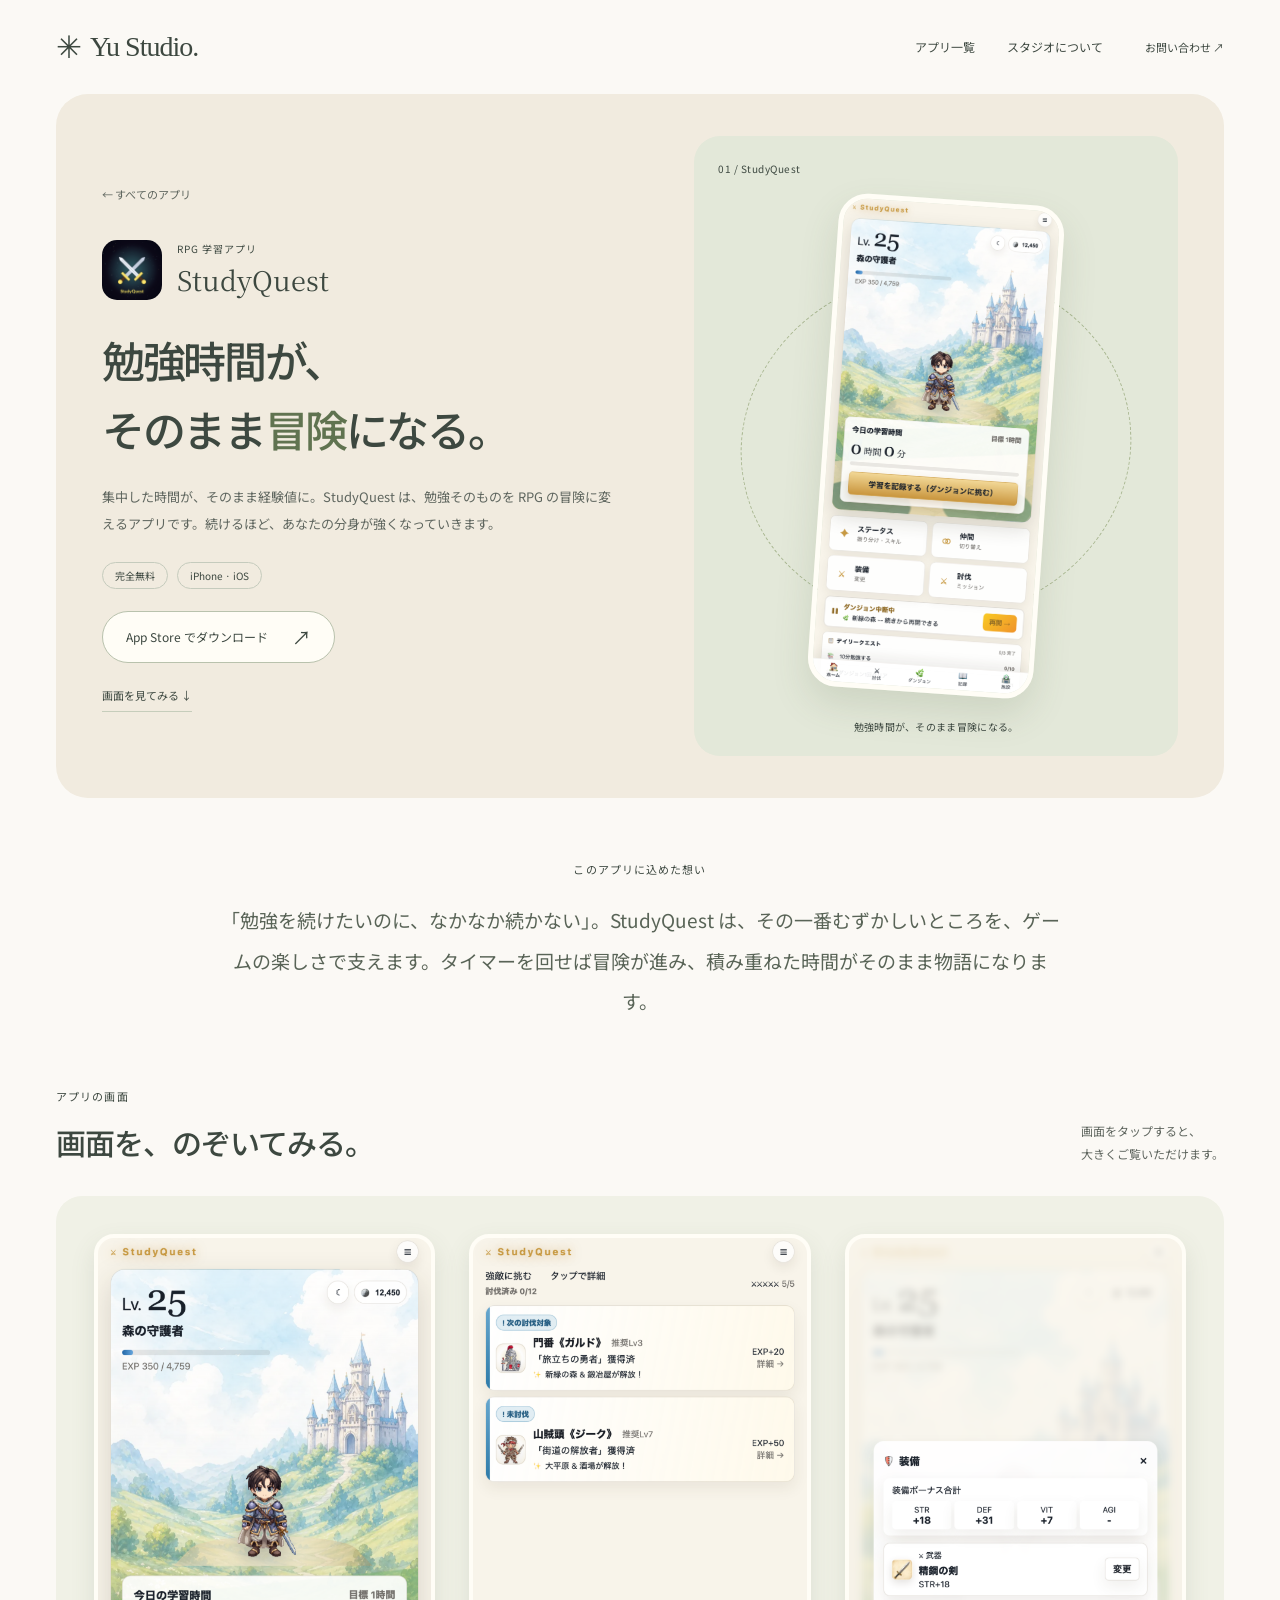
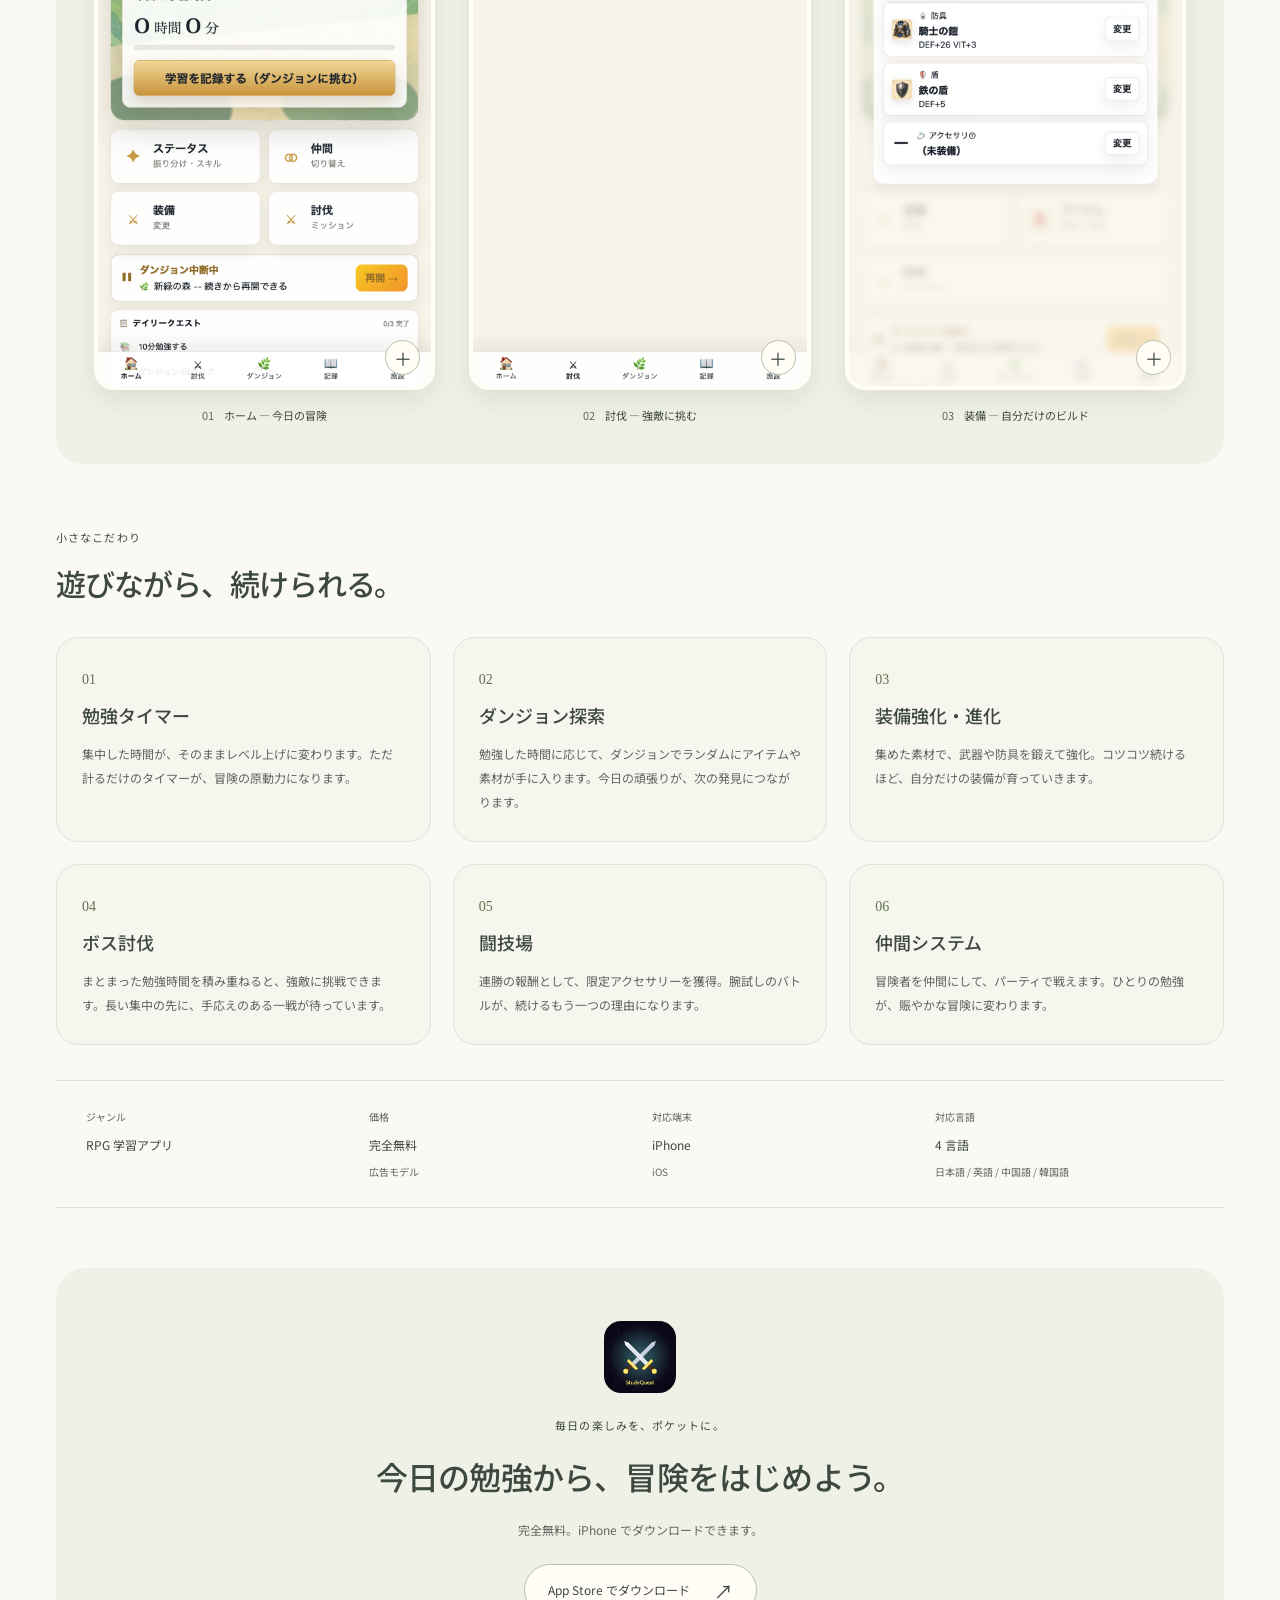
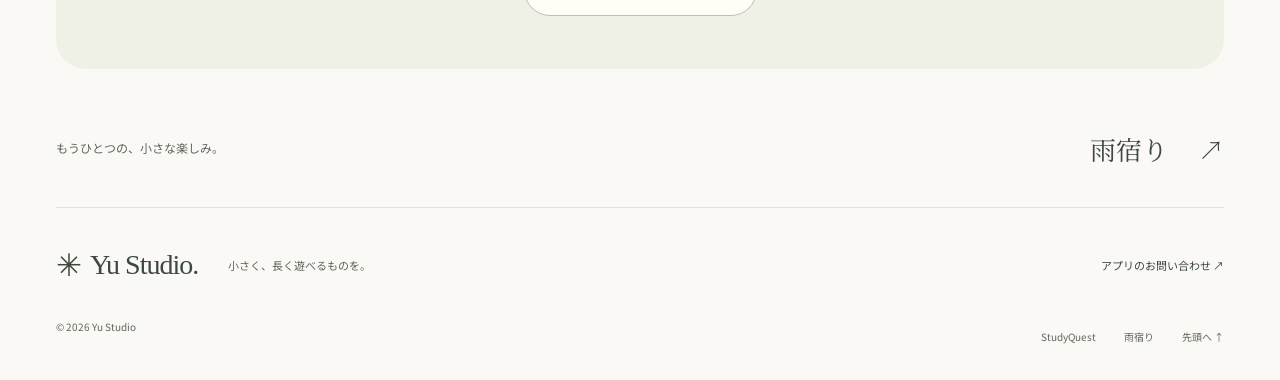
<file: studyquest.html>
<!doctype html>
<html lang="ja">
  <head>
    <meta charset="utf-8" />
    <meta name="viewport" content="width=device-width,initial-scale=1" />
    <meta name="color-scheme" content="light" />
    <meta name="theme-color" content="#fbf9f5" />
    <title>StudyQuest — Yu Studio</title>
    <meta
      name="description"
      content="集中した時間が、そのまま経験値に。StudyQuest は、勉強そのものを RPG の冒険に変えるアプリです。続けるほど、あなたの分身が強くなっていきます。"
    />
    <link rel="icon" href="assets/sq-icon.png" />
    <link rel="apple-touch-icon" href="assets/sq-icon.png" />
    <link rel="preconnect" href="https://fonts.googleapis.com" />
    <link rel="preconnect" href="https://fonts.gstatic.com" crossorigin />
    <link
      href="https://fonts.googleapis.com/css2?family=Noto+Sans+JP:wght@400;500;600;700&family=Noto+Serif+JP:wght@400;500;600&display=swap"
      rel="stylesheet"
    />
    <link rel="stylesheet" href="assets/site.css" />
    <script src="assets/site.js" defer></script>
  </head>
  <body class="studio detail-page studyquest">
    <a class="skip" href="#main">本文へスキップ</a>
    <header class="wrap">
      <a class="logo" href="index.html" aria-label="Yu Studio ホーム"
        ><span aria-hidden="true">✳</span> Yu Studio.</a
      >
      <nav id="site-nav" aria-label="メインナビゲーション">
        <a href="index.html#apps">アプリ一覧</a
        ><a href="index.html#studio">スタジオについて</a>
      </nav>
      <a class="contact" href="mailto:hy218355@gmail.com">お問い合わせ ↗</a>
    </header>
    <main id="main" tabindex="-1">
      <section class="detail-hero wrap">
        <div class="detail-copy">
          <a class="breadcrumb" href="index.html#apps">← すべてのアプリ</a>
          <div class="detail-brand">
            <img src="assets/sq-icon.png" width="64" height="64" alt="" />
            <div>
              <p class="eyebrow">RPG 学習アプリ</p>
              <p>StudyQuest</p>
            </div>
          </div>
          <h1>勉強時間が、<br />そのまま<span>冒険</span>になる。</h1>
          <p class="detail-intro">
            集中した時間が、そのまま経験値に。StudyQuest は、勉強そのものを RPG
            の冒険に変えるアプリです。続けるほど、あなたの分身が強くなっていきます。
          </p>
          <div class="detail-meta">
            <span>完全無料</span><span>iPhone · iOS</span>
          </div>
          <a
            class="store-link"
            href="https://apps.apple.com/app/id6769060671"
            target="_blank"
            rel="noopener"
            >App Store でダウンロード <span aria-hidden="true">↗</span
            ><span class="sr-only">（新しいタブで開きます）</span></a
          ><a class="screens-jump" href="#screens">画面を見てみる ↓</a>
        </div>
        <div class="detail-art">
          <span class="detail-art-label">01 / StudyQuest</span>
          <div class="detail-art-ring" aria-hidden="true"></div>
          <img
            class="detail-hero-image"
            src="assets/screen-home.png"
            width="560"
            height="1257"
            alt="StudyQuest のホーム画面。レベルと経験値、今日の学習時間、ダンジョンに挑むボタン。"
            fetchpriority="high"
          /><span class="detail-art-caption"
            >勉強時間が、そのまま冒険になる。</span
          >
        </div>
      </section>
      <section class="detail-story wrap">
        <p class="eyebrow">このアプリに込めた想い</p>
        <p>
          「勉強を続けたいのに、なかなか続かない」。StudyQuest
          は、その一番むずかしいところを、ゲームの楽しさで支えます。タイマーを回せば冒険が進み、積み重ねた時間がそのまま物語になります。
        </p>
      </section>
      <section class="screen-section wrap" id="screens">
        <div class="section-heading">
          <div>
            <p class="eyebrow">アプリの画面</p>
            <h2>画面を、のぞいてみる。</h2>
          </div>
          <p class="gallery-instruction">
            画面をタップすると、<br />大きくご覧いただけます。
          </p>
        </div>
        <div class="screens-grid">
          <figure>
            <a
              class="screen-button"
              href="assets/screen-home.png"
              data-screen="0"
              aria-label="ホーム ― 今日の冒険の画面を拡大"
            >
              <img
                src="assets/screen-home.png"
                width="560"
                height="1257"
                alt="StudyQuest のホーム画面。レベルと経験値、今日の学習時間、ダンジョンに挑むボタン。"
                loading="lazy"
              /><span aria-hidden="true">＋</span>
            </a>
            <figcaption><span>01</span>ホーム ― 今日の冒険</figcaption>
          </figure>
          <figure>
            <a
              class="screen-button"
              href="assets/screen-boss.png"
              data-screen="1"
              aria-label="討伐 ― 強敵に挑むの画面を拡大"
            >
              <img
                src="assets/screen-boss.png"
                width="560"
                height="1257"
                alt="StudyQuest の討伐画面。次の討伐対象となる強敵の一覧。"
                loading="lazy"
              /><span aria-hidden="true">＋</span>
            </a>
            <figcaption><span>02</span>討伐 ― 強敵に挑む</figcaption>
          </figure>
          <figure>
            <a
              class="screen-button"
              href="assets/screen-equip.png"
              data-screen="2"
              aria-label="装備 ― 自分だけのビルドの画面を拡大"
            >
              <img
                src="assets/screen-equip.png"
                width="560"
                height="1257"
                alt="StudyQuest の装備画面。武器・防具・盾とステータスボーナス。"
                loading="lazy"
              /><span aria-hidden="true">＋</span>
            </a>
            <figcaption><span>03</span>装備 ― 自分だけのビルド</figcaption>
          </figure>
        </div>
      </section>
      <section class="feature-section wrap">
        <div class="section-heading">
          <div>
            <p class="eyebrow">小さなこだわり</p>
            <h2>遊びながら、続けられる。</h2>
          </div>
        </div>
        <div class="feature-grid">
          <article>
            <span class="feature-number">01</span>
            <h3>勉強タイマー</h3>
            <p>
              集中した時間が、そのままレベル上げに変わります。ただ計るだけのタイマーが、冒険の原動力になります。
            </p>
          </article>
          <article>
            <span class="feature-number">02</span>
            <h3>ダンジョン探索</h3>
            <p>
              勉強した時間に応じて、ダンジョンでランダムにアイテムや素材が手に入ります。今日の頑張りが、次の発見につながります。
            </p>
          </article>
          <article>
            <span class="feature-number">03</span>
            <h3>装備強化・進化</h3>
            <p>
              集めた素材で、武器や防具を鍛えて強化。コツコツ続けるほど、自分だけの装備が育っていきます。
            </p>
          </article>
          <article>
            <span class="feature-number">04</span>
            <h3>ボス討伐</h3>
            <p>
              まとまった勉強時間を積み重ねると、強敵に挑戦できます。長い集中の先に、手応えのある一戦が待っています。
            </p>
          </article>
          <article>
            <span class="feature-number">05</span>
            <h3>闘技場</h3>
            <p>
              連勝の報酬として、限定アクセサリーを獲得。腕試しのバトルが、続けるもう一つの理由になります。
            </p>
          </article>
          <article>
            <span class="feature-number">06</span>
            <h3>仲間システム</h3>
            <p>
              冒険者を仲間にして、パーティで戦えます。ひとりの勉強が、賑やかな冒険に変わります。
            </p>
          </article>
        </div>
        <dl class="app-specs">
          <div>
            <dt>ジャンル</dt>
            <dd>RPG 学習アプリ<small></small></dd>
          </div>
          <div>
            <dt>価格</dt>
            <dd>完全無料<small>広告モデル</small></dd>
          </div>
          <div>
            <dt>対応端末</dt>
            <dd>iPhone<small>iOS</small></dd>
          </div>
          <div>
            <dt>対応言語</dt>
            <dd>4 言語<small>日本語 / 英語 / 中国語 / 韓国語</small></dd>
          </div>
        </dl>
      </section>
      <section class="download-section">
        <div class="wrap">
          <img
            src="assets/sq-icon.png"
            width="72"
            height="72"
            alt=""
            loading="lazy"
          />
          <p class="eyebrow">毎日の楽しみを、ポケットに。</p>
          <h2>今日の勉強から、<br />冒険をはじめよう。</h2>
          <p>完全無料。iPhone でダウンロードできます。</p>
          <a
            class="store-link"
            href="https://apps.apple.com/app/id6769060671"
            target="_blank"
            rel="noopener"
            >App Store でダウンロード <span aria-hidden="true">↗</span
            ><span class="sr-only">（新しいタブで開きます）</span></a
          >
        </div>
      </section>
      <div class="next-app wrap">
        <span>もうひとつの、小さな楽しみ。</span
        ><a href="amayadori.html">雨宿り <span aria-hidden="true">↗</span></a>
      </div>
    </main>
    <dialog class="screen-dialog" aria-labelledby="screen-caption">
      <div class="dialog-inner">
        <div class="dialog-header">
          <p id="screen-caption"></p>
          <button
            type="button"
            class="dialog-close"
            aria-label="拡大表示を閉じる"
          >
            閉じる ×
          </button>
        </div>
        <img class="dialog-image" src="assets/screen-home.png" alt="" />
        <div class="dialog-controls">
          <button type="button" class="screen-prev" aria-label="前の画面">
            ← 前へ</button
          ><span class="screen-counter" aria-live="polite"></span
          ><button type="button" class="screen-next" aria-label="次の画面">
            次へ →
          </button>
        </div>
      </div>
    </dialog>
    <footer class="wrap">
      <div class="footer-main">
        <a class="logo" href="index.html"
          ><span aria-hidden="true">✳</span> Yu Studio.</a
        >
        <p>小さく、長く遊べるものを。</p>
        <a href="mailto:hy218355@gmail.com">アプリのお問い合わせ ↗</a>
      </div>
      <div class="footer-bottom">
        <small>© 2026 Yu Studio</small>
        <nav aria-label="フッター">
          <a href="studyquest.html">StudyQuest</a
          ><a href="amayadori.html">雨宿り</a><a href="#main">先頭へ ↑</a>
        </nav>
      </div>
    </footer>
  </body>
</html>
</file>
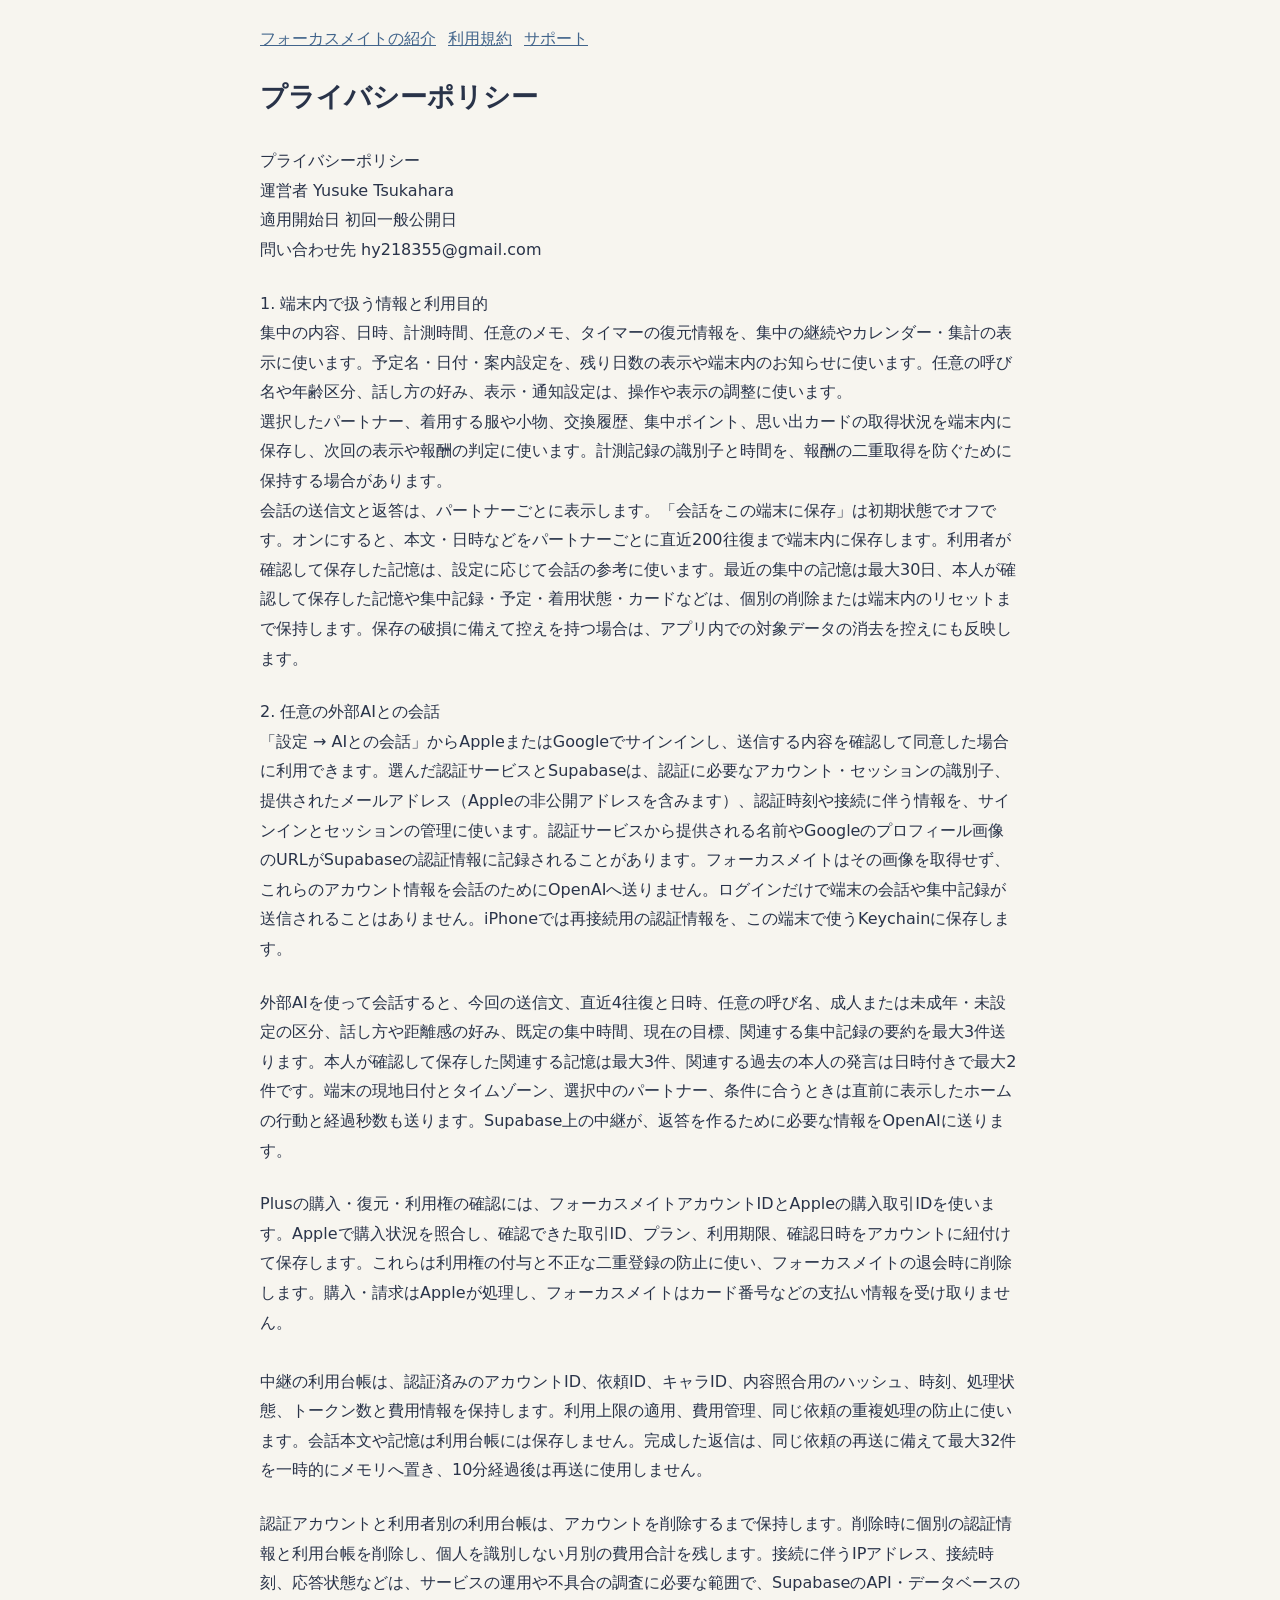
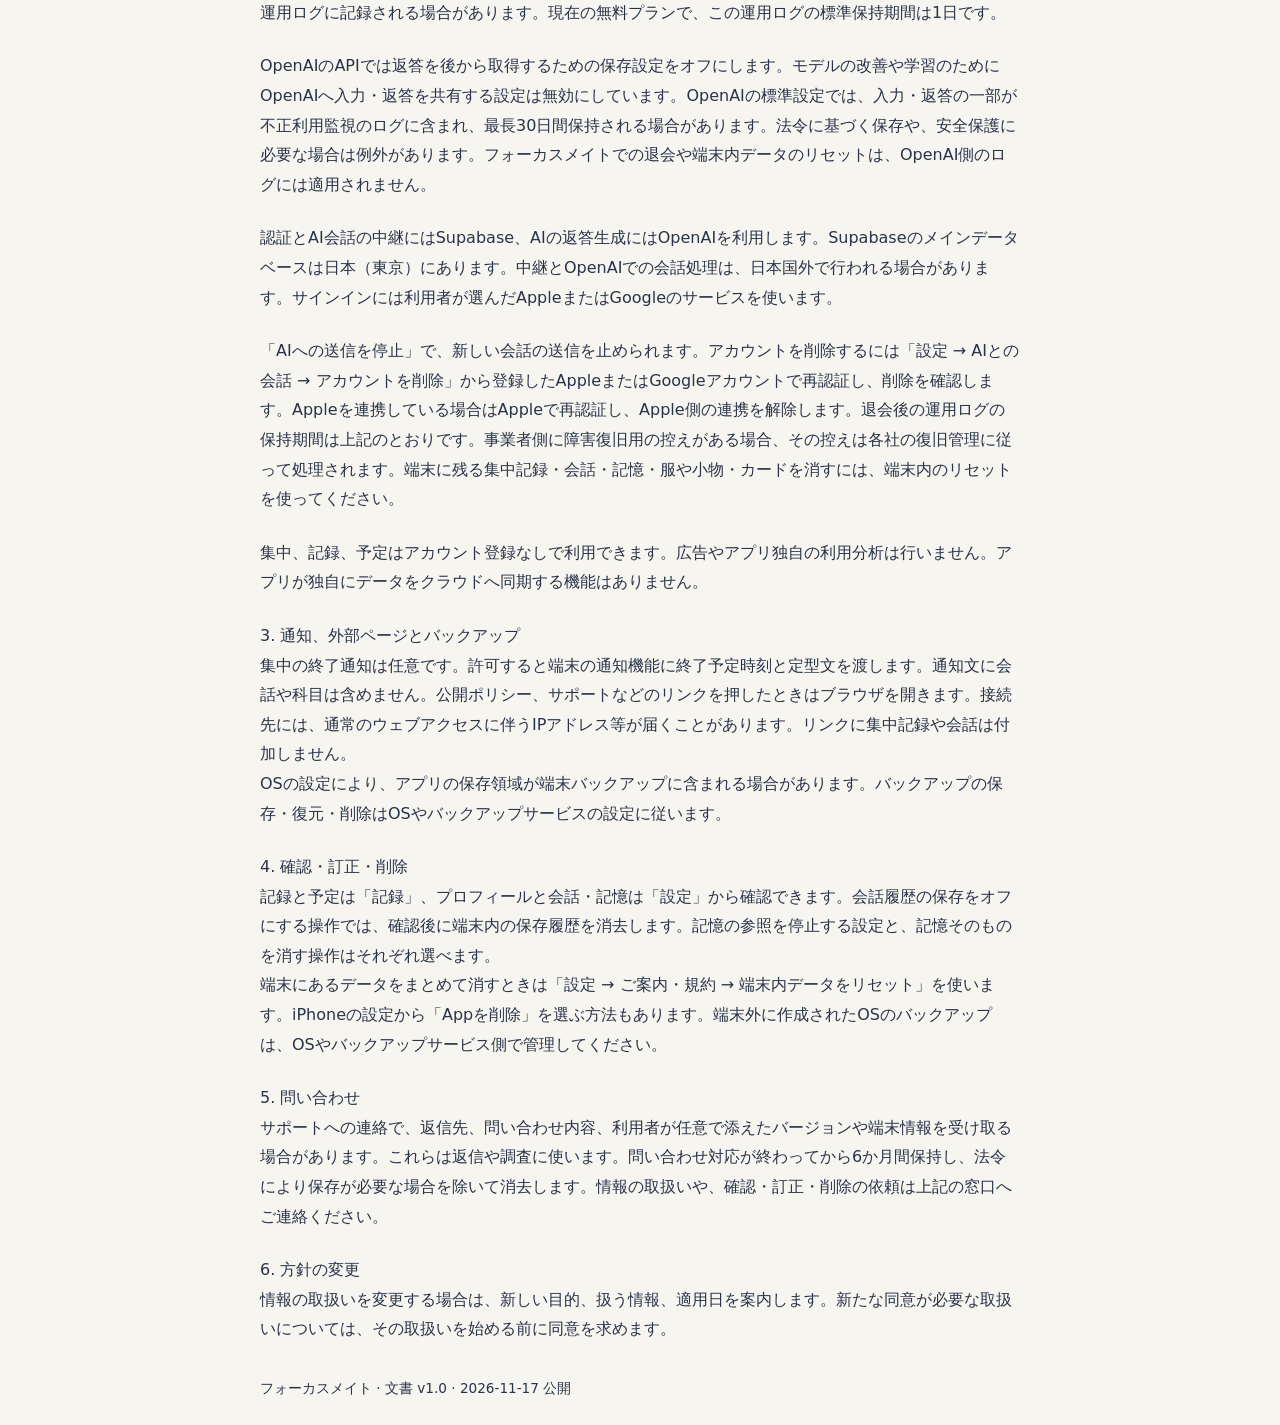
<file: focus-mate/legal/privacy.html>
<!doctype html><html lang="ja"><meta charset="utf-8"><meta name="viewport" content="width=device-width,initial-scale=1"><title>プライバシーポリシー | フォーカスメイト</title><style>body{font-family:system-ui,sans-serif;background:#f7f5ef;color:#293349;margin:0;line-height:1.85}main{max-width:760px;margin:auto;padding:24px}a{color:#41648b}nav{display:flex;flex-wrap:wrap;gap:12px}.note{padding:16px;background:#e8eef5;border-radius:12px}section{margin:24px 0}h1{font-size:1.7rem}p{white-space:pre-wrap;overflow-wrap:anywhere}footer{font-size:.85rem;margin-top:32px}</style><main><nav aria-label="関連するご案内"><a href="/focus-mate.html">フォーカスメイトの紹介</a><a href="terms.html">利用規約</a><a href="support.html">サポート</a></nav><h1>プライバシーポリシー</h1><section><p>プライバシーポリシー
運営者 Yusuke Tsukahara
適用開始日 初回一般公開日
問い合わせ先 hy218355@gmail.com</p></section><section><p>1. 端末内で扱う情報と利用目的
集中の内容、日時、計測時間、任意のメモ、タイマーの復元情報を、集中の継続やカレンダー・集計の表示に使います。予定名・日付・案内設定を、残り日数の表示や端末内のお知らせに使います。任意の呼び名や年齢区分、話し方の好み、表示・通知設定は、操作や表示の調整に使います。
選択したパートナー、着用する服や小物、交換履歴、集中ポイント、思い出カードの取得状況を端末内に保存し、次回の表示や報酬の判定に使います。計測記録の識別子と時間を、報酬の二重取得を防ぐために保持する場合があります。
会話の送信文と返答は、パートナーごとに表示します。「会話をこの端末に保存」は初期状態でオフです。オンにすると、本文・日時などをパートナーごとに直近200往復まで端末内に保存します。利用者が確認して保存した記憶は、設定に応じて会話の参考に使います。最近の集中の記憶は最大30日、本人が確認して保存した記憶や集中記録・予定・着用状態・カードなどは、個別の削除または端末内のリセットまで保持します。保存の破損に備えて控えを持つ場合は、アプリ内での対象データの消去を控えにも反映します。</p></section><section><p>2. 任意の外部AIとの会話
「設定 → AIとの会話」からAppleまたはGoogleでサインインし、送信する内容を確認して同意した場合に利用できます。選んだ認証サービスとSupabaseは、認証に必要なアカウント・セッションの識別子、提供されたメールアドレス（Appleの非公開アドレスを含みます）、認証時刻や接続に伴う情報を、サインインとセッションの管理に使います。認証サービスから提供される名前やGoogleのプロフィール画像のURLがSupabaseの認証情報に記録されることがあります。フォーカスメイトはその画像を取得せず、これらのアカウント情報を会話のためにOpenAIへ送りません。ログインだけで端末の会話や集中記録が送信されることはありません。iPhoneでは再接続用の認証情報を、この端末で使うKeychainに保存します。</p></section><section><p>外部AIを使って会話すると、今回の送信文、直近4往復と日時、任意の呼び名、成人または未成年・未設定の区分、話し方や距離感の好み、既定の集中時間、現在の目標、関連する集中記録の要約を最大3件送ります。本人が確認して保存した関連する記憶は最大3件、関連する過去の本人の発言は日時付きで最大2件です。端末の現地日付とタイムゾーン、選択中のパートナー、条件に合うときは直前に表示したホームの行動と経過秒数も送ります。Supabase上の中継が、返答を作るために必要な情報をOpenAIに送ります。</p></section><section><p>Plusの購入・復元・利用権の確認には、フォーカスメイトアカウントIDとAppleの購入取引IDを使います。Appleで購入状況を照合し、確認できた取引ID、プラン、利用期限、確認日時をアカウントに紐付けて保存します。これらは利用権の付与と不正な二重登録の防止に使い、フォーカスメイトの退会時に削除します。購入・請求はAppleが処理し、フォーカスメイトはカード番号などの支払い情報を受け取りません。

中継の利用台帳は、認証済みのアカウントID、依頼ID、キャラID、内容照合用のハッシュ、時刻、処理状態、トークン数と費用情報を保持します。利用上限の適用、費用管理、同じ依頼の重複処理の防止に使います。会話本文や記憶は利用台帳には保存しません。完成した返信は、同じ依頼の再送に備えて最大32件を一時的にメモリへ置き、10分経過後は再送に使用しません。</p></section><section><p>認証アカウントと利用者別の利用台帳は、アカウントを削除するまで保持します。削除時に個別の認証情報と利用台帳を削除し、個人を識別しない月別の費用合計を残します。接続に伴うIPアドレス、接続時刻、応答状態などは、サービスの運用や不具合の調査に必要な範囲で、SupabaseのAPI・データベースの運用ログに記録される場合があります。現在の無料プランで、この運用ログの標準保持期間は1日です。</p></section><section><p>OpenAIのAPIでは返答を後から取得するための保存設定をオフにします。モデルの改善や学習のためにOpenAIへ入力・返答を共有する設定は無効にしています。OpenAIの標準設定では、入力・返答の一部が不正利用監視のログに含まれ、最長30日間保持される場合があります。法令に基づく保存や、安全保護に必要な場合は例外があります。フォーカスメイトでの退会や端末内データのリセットは、OpenAI側のログには適用されません。</p></section><section><p>認証とAI会話の中継にはSupabase、AIの返答生成にはOpenAIを利用します。Supabaseのメインデータベースは日本（東京）にあります。中継とOpenAIでの会話処理は、日本国外で行われる場合があります。サインインには利用者が選んだAppleまたはGoogleのサービスを使います。</p></section><section><p>「AIへの送信を停止」で、新しい会話の送信を止められます。アカウントを削除するには「設定 → AIとの会話 → アカウントを削除」から登録したAppleまたはGoogleアカウントで再認証し、削除を確認します。Appleを連携している場合はAppleで再認証し、Apple側の連携を解除します。退会後の運用ログの保持期間は上記のとおりです。事業者側に障害復旧用の控えがある場合、その控えは各社の復旧管理に従って処理されます。端末に残る集中記録・会話・記憶・服や小物・カードを消すには、端末内のリセットを使ってください。</p></section><section><p>集中、記録、予定はアカウント登録なしで利用できます。広告やアプリ独自の利用分析は行いません。アプリが独自にデータをクラウドへ同期する機能はありません。</p></section><section><p>3. 通知、外部ページとバックアップ
集中の終了通知は任意です。許可すると端末の通知機能に終了予定時刻と定型文を渡します。通知文に会話や科目は含めません。公開ポリシー、サポートなどのリンクを押したときはブラウザを開きます。接続先には、通常のウェブアクセスに伴うIPアドレス等が届くことがあります。リンクに集中記録や会話は付加しません。
OSの設定により、アプリの保存領域が端末バックアップに含まれる場合があります。バックアップの保存・復元・削除はOSやバックアップサービスの設定に従います。</p></section><section><p>4. 確認・訂正・削除
記録と予定は「記録」、プロフィールと会話・記憶は「設定」から確認できます。会話履歴の保存をオフにする操作では、確認後に端末内の保存履歴を消去します。記憶の参照を停止する設定と、記憶そのものを消す操作はそれぞれ選べます。
端末にあるデータをまとめて消すときは「設定 → ご案内・規約 → 端末内データをリセット」を使います。iPhoneの設定から「Appを削除」を選ぶ方法もあります。端末外に作成されたOSのバックアップは、OSやバックアップサービス側で管理してください。</p></section><section><p>5. 問い合わせ
サポートへの連絡で、返信先、問い合わせ内容、利用者が任意で添えたバージョンや端末情報を受け取る場合があります。これらは返信や調査に使います。問い合わせ対応が終わってから6か月間保持し、法令により保存が必要な場合を除いて消去します。情報の取扱いや、確認・訂正・削除の依頼は上記の窓口へご連絡ください。</p></section><section><p>6. 方針の変更
情報の取扱いを変更する場合は、新しい目的、扱う情報、適用日を案内します。新たな同意が必要な取扱いについては、その取扱いを始める前に同意を求めます。</p></section><footer>フォーカスメイト · 文書 v1.0 · 2026-11-17 公開</footer></main></html>
</file>
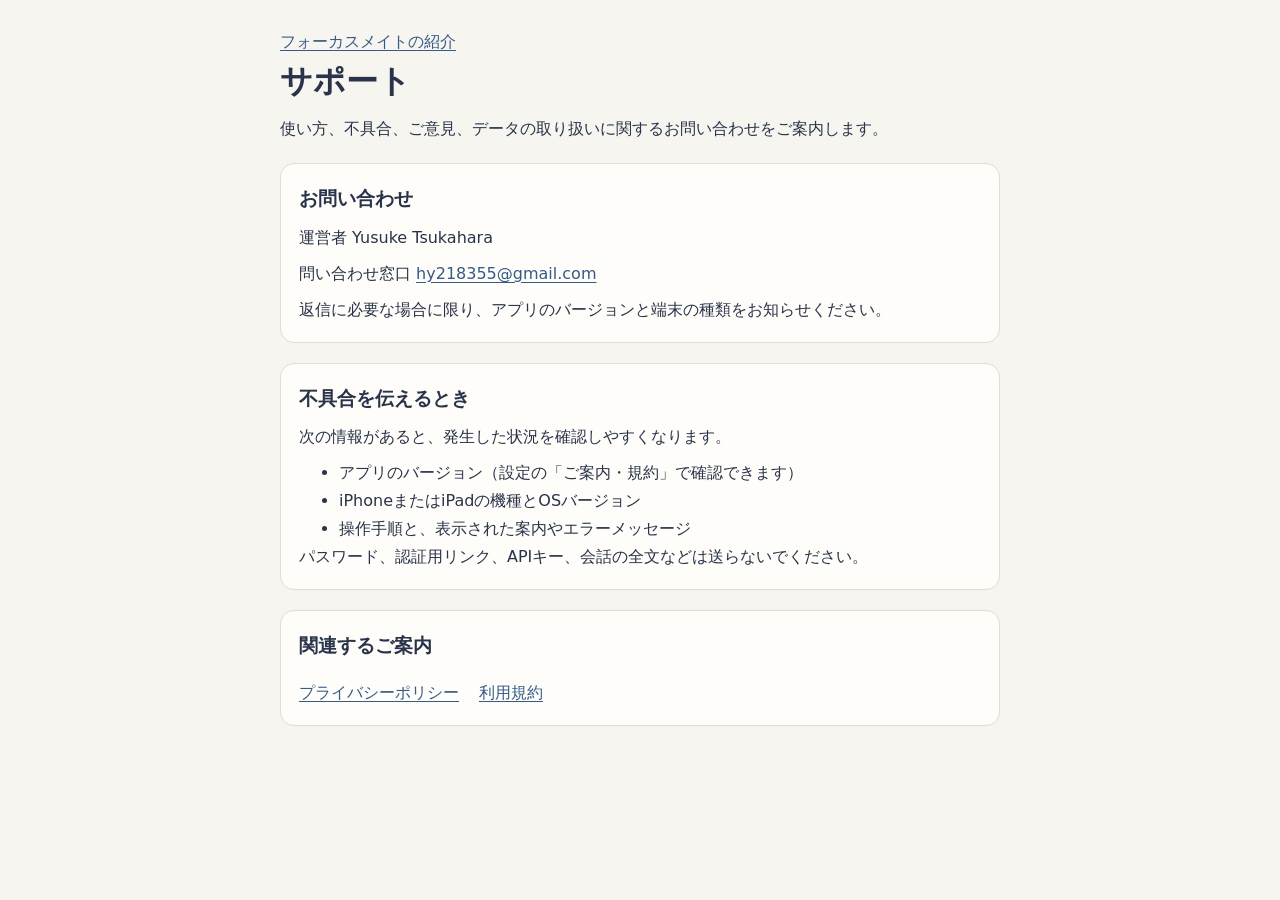
<file: focus-mate/legal/support.html>
<!doctype html>
<html lang="ja">
<head>
  <meta charset="utf-8">
  <meta name="viewport" content="width=device-width, initial-scale=1">
  <title>フォーカスメイト サポート</title>
  <style>
    * { box-sizing: border-box; }
    body { margin: 0; background: #f7f5ef; color: #293349; font: 1rem/1.75 system-ui, sans-serif; }
    main { width: min(100%, 760px); margin: auto; padding: 28px 20px 48px; }
    h1 { font-size: 2rem; line-height: 1.35; margin: 4px 0 12px; }
    h2 { font-size: 1.2rem; margin: 0 0 8px; }
    a { color: #355b86; overflow-wrap: anywhere; text-underline-offset: .18em; }
    p, ul { margin: 0; }
    section { margin: 20px 0; padding: 18px; background: #fffdf9; border: 1px solid #e3ddd0; border-radius: 14px; }
    section p + p, section ul { margin-top: 8px; }
    nav { display: flex; flex-wrap: wrap; gap: 8px 20px; margin-top: 16px; }
    a:focus-visible { outline: 3px solid #355b86; outline-offset: 4px; }
  </style>
</head>
<body>
<main>
  <a href="/focus-mate.html">フォーカスメイトの紹介</a>
  <h1>サポート</h1>
  <p>使い方、不具合、ご意見、データの取り扱いに関するお問い合わせをご案内します。</p>
  <section id="contact"><h2>お問い合わせ</h2><p>運営者 Yusuke Tsukahara</p><p>問い合わせ窓口 <a href="mailto:hy218355@gmail.com">hy218355@gmail.com</a></p><p>返信に必要な場合に限り、アプリのバージョンと端末の種類をお知らせください。</p></section>
  <section>
    <h2>不具合を伝えるとき</h2>
    <p>次の情報があると、発生した状況を確認しやすくなります。</p>
    <ul>
      <li>アプリのバージョン（設定の「ご案内・規約」で確認できます）</li>
      <li>iPhoneまたはiPadの機種とOSバージョン</li>
      <li>操作手順と、表示された案内やエラーメッセージ</li>
    </ul>
    <p>パスワード、認証用リンク、APIキー、会話の全文などは送らないでください。</p>
  </section>
  <section>
    <h2>関連するご案内</h2>
    <nav aria-label="関連するご案内">
      <a href="privacy.html">プライバシーポリシー</a>
      <a href="terms.html">利用規約</a>
    </nav>
  </section>
</main>
</body>
</html>
</file>
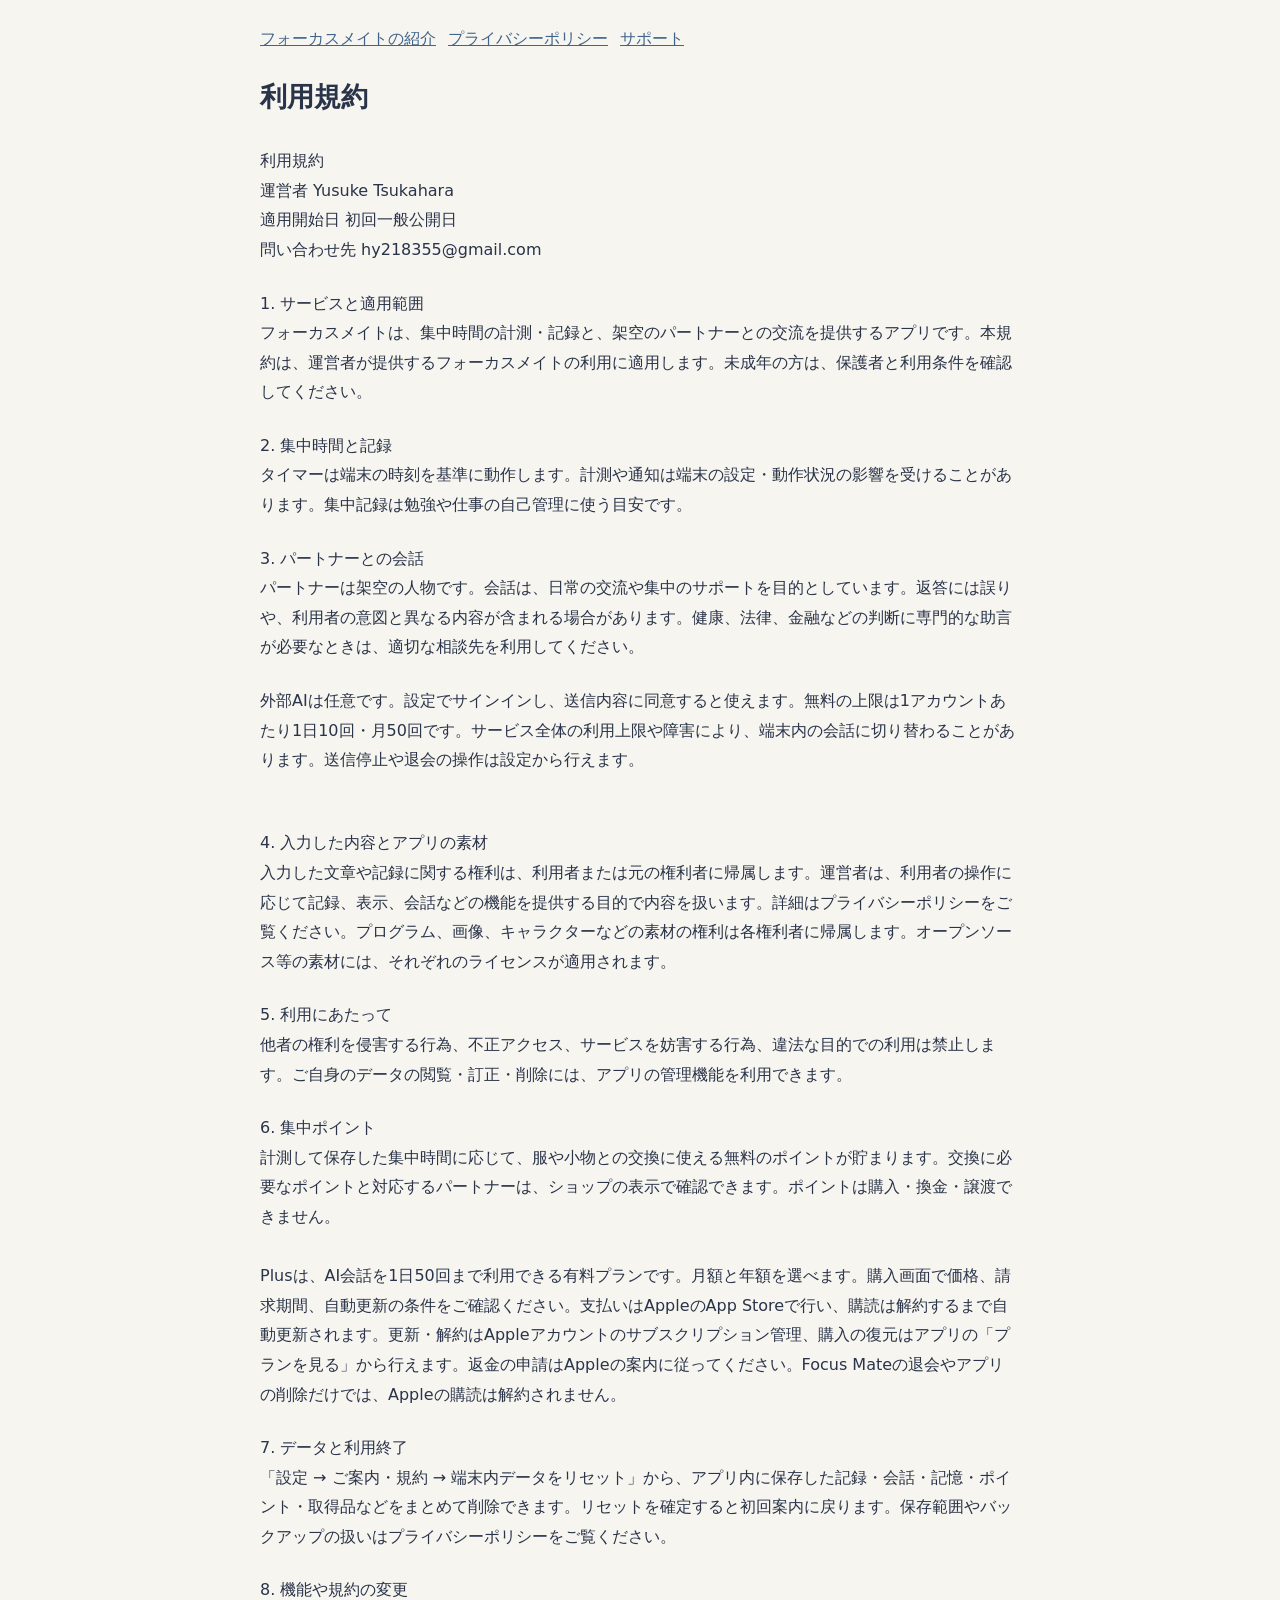
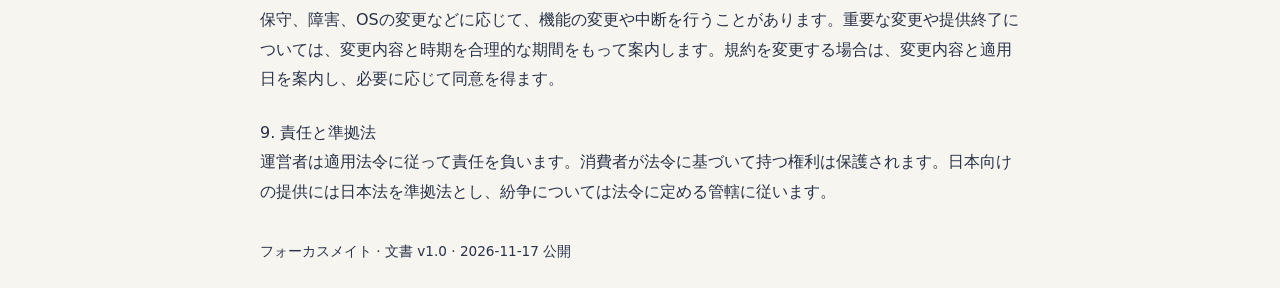
<file: focus-mate/legal/terms.html>
<!doctype html><html lang="ja"><meta charset="utf-8"><meta name="viewport" content="width=device-width,initial-scale=1"><title>利用規約 | フォーカスメイト</title><style>body{font-family:system-ui,sans-serif;background:#f7f5ef;color:#293349;margin:0;line-height:1.85}main{max-width:760px;margin:auto;padding:24px}a{color:#41648b}nav{display:flex;flex-wrap:wrap;gap:12px}.note{padding:16px;background:#e8eef5;border-radius:12px}section{margin:24px 0}h1{font-size:1.7rem}p{white-space:pre-wrap;overflow-wrap:anywhere}footer{font-size:.85rem;margin-top:32px}</style><main><nav aria-label="関連するご案内"><a href="/focus-mate.html">フォーカスメイトの紹介</a><a href="privacy.html">プライバシーポリシー</a><a href="support.html">サポート</a></nav><h1>利用規約</h1><section><p>利用規約
運営者 Yusuke Tsukahara
適用開始日 初回一般公開日
問い合わせ先 hy218355@gmail.com</p></section><section><p>1. サービスと適用範囲
フォーカスメイトは、集中時間の計測・記録と、架空のパートナーとの交流を提供するアプリです。本規約は、運営者が提供するフォーカスメイトの利用に適用します。未成年の方は、保護者と利用条件を確認してください。</p></section><section><p>2. 集中時間と記録
タイマーは端末の時刻を基準に動作します。計測や通知は端末の設定・動作状況の影響を受けることがあります。集中記録は勉強や仕事の自己管理に使う目安です。</p></section><section><p>3. パートナーとの会話
パートナーは架空の人物です。会話は、日常の交流や集中のサポートを目的としています。返答には誤りや、利用者の意図と異なる内容が含まれる場合があります。健康、法律、金融などの判断に専門的な助言が必要なときは、適切な相談先を利用してください。</p></section><section><p>外部AIは任意です。設定でサインインし、送信内容に同意すると使えます。無料の上限は1アカウントあたり1日10回・月50回です。サービス全体の利用上限や障害により、端末内の会話に切り替わることがあります。送信停止や退会の操作は設定から行えます。</p></section><section><p>
4. 入力した内容とアプリの素材
入力した文章や記録に関する権利は、利用者または元の権利者に帰属します。運営者は、利用者の操作に応じて記録、表示、会話などの機能を提供する目的で内容を扱います。詳細はプライバシーポリシーをご覧ください。プログラム、画像、キャラクターなどの素材の権利は各権利者に帰属します。オープンソース等の素材には、それぞれのライセンスが適用されます。</p></section><section><p>5. 利用にあたって
他者の権利を侵害する行為、不正アクセス、サービスを妨害する行為、違法な目的での利用は禁止します。ご自身のデータの閲覧・訂正・削除には、アプリの管理機能を利用できます。</p></section><section><p>6. 集中ポイント
計測して保存した集中時間に応じて、服や小物との交換に使える無料のポイントが貯まります。交換に必要なポイントと対応するパートナーは、ショップの表示で確認できます。ポイントは購入・換金・譲渡できません。

Plusは、AI会話を1日50回まで利用できる有料プランです。月額と年額を選べます。購入画面で価格、請求期間、自動更新の条件をご確認ください。支払いはAppleのApp Storeで行い、購読は解約するまで自動更新されます。更新・解約はAppleアカウントのサブスクリプション管理、購入の復元はアプリの「プランを見る」から行えます。返金の申請はAppleの案内に従ってください。Focus Mateの退会やアプリの削除だけでは、Appleの購読は解約されません。</p></section><section><p>7. データと利用終了
「設定 → ご案内・規約 → 端末内データをリセット」から、アプリ内に保存した記録・会話・記憶・ポイント・取得品などをまとめて削除できます。リセットを確定すると初回案内に戻ります。保存範囲やバックアップの扱いはプライバシーポリシーをご覧ください。</p></section><section><p>8. 機能や規約の変更
保守、障害、OSの変更などに応じて、機能の変更や中断を行うことがあります。重要な変更や提供終了については、変更内容と時期を合理的な期間をもって案内します。規約を変更する場合は、変更内容と適用日を案内し、必要に応じて同意を得ます。</p></section><section><p>9. 責任と準拠法
運営者は適用法令に従って責任を負います。消費者が法令に基づいて持つ権利は保護されます。日本向けの提供には日本法を準拠法とし、紛争については法令に定める管轄に従います。</p></section><footer>フォーカスメイト · 文書 v1.0 · 2026-11-17 公開</footer></main></html>
</file>
<file: assets/site.css>
:root {
  color-scheme: light;
  --paper: #f8f7f1;
  --ink: #28372f;
  --muted: #606960;
  --line: #d6d9ce;
  --serif: "Noto Serif JP", "Yu Mincho", serif;
  --sans: "Noto Sans JP", system-ui, sans-serif;
}
* {
  box-sizing: border-box;
}
html {
  scroll-behavior: smooth;
  scroll-padding-top: 30px;
}
body {
  margin: 0;
  background: var(--paper);
  color: var(--ink);
  font: 14px/1.9 var(--sans);
  -webkit-font-smoothing: antialiased;
}
h1,
h2,
h3,
h4,
p,
figure {
  margin: 0;
}
a {
  color: inherit;
  text-decoration: none;
}
img {
  display: block;
  max-width: 100%;
  height: auto;
}
button,
a {
  -webkit-tap-highlight-color: transparent;
}
::selection {
  background: #dde8b4;
}
:focus-visible {
  outline: 3px solid #617641;
  outline-offset: 5px;
}
main:focus {
  outline: none;
}
.wrap {
  width: calc(100% - 112px);
  max-width: 1320px;
  margin-inline: auto;
}
.skip {
  position: fixed;
  top: 8px;
  left: 16px;
  z-index: 99;
  background: var(--ink);
  color: white;
  padding: 8px 18px;
  transform: translateY(-150%);
}
.skip:focus {
  transform: translateY(0);
}
header {
  height: 100px;
  display: flex;
  align-items: center;
  gap: 42px;
  border-bottom: 1px solid var(--line);
}
.logo {
  font:
    30px/1.2 Georgia,
    serif;
  letter-spacing: -1px;
  white-space: nowrap;
}
.logo > span {
  font:
    31px/1 Arial,
    sans-serif;
  vertical-align: -2px;
  margin-right: 4px;
}
header nav {
  margin-left: auto;
  display: flex;
  gap: 32px;
  font-size: 12px;
}
header a:not(.logo):hover,
footer nav a:hover {
  text-decoration: underline;
  text-underline-offset: 6px;
}
.contact {
  font-size: 11px;
}
small {
  font-size: 11px;
}
.eyebrow {
  font-size: 11px;
  letter-spacing: 0.1em;
  line-height: 1.7;
}
.line-link {
  display: inline-flex;
  align-items: center;
  gap: 55px;
  padding: 12px 0;
  border-bottom: 1px solid #71816f;
  font-size: 12px;
  min-height: 44px;
}
.line-link span {
  font-size: 22px;
  line-height: 1;
  transition: transform 0.2s;
}
.line-link:hover span {
  transform: translateX(4px);
}
.pill-link {
  display: inline-flex;
  align-items: center;
  gap: 32px;
  padding: 13px 23px;
  border-radius: 999px;
  border: 1px solid currentColor;
  font-size: 12px;
  background: transparent;
  min-height: 48px;
  transition:
    transform 0.25s,
    background 0.25s;
}
.pill-link span {
  font-size: 20px;
  line-height: 1;
}
.pill-link:hover {
  background: #ffffff85;
  transform: translateY(-3px);
}
.app-brand {
  display: flex;
  align-items: center;
  gap: 14px;
}
.app-brand img {
  width: 50px;
  height: 50px;
  border-radius: 12px;
}
.app-brand h3,
.app-brand > span {
  font:
    28px/1.4 Georgia,
    "Noto Serif JP",
    serif;
  font-weight: 400;
}
.app-brand small {
  font: 10px/1.8 var(--sans);
  display: block;
  color: var(--muted);
  margin-top: 4px;
}
.section-title {
  margin-bottom: 40px;
}
.section-title h2 {
  font-size: 32px;
  font-weight: 500;
  line-height: 1.6;
  margin-top: 10px;
}
.section-title > p:last-child:not(.eyebrow) {
  font-size: 13px;
  margin-top: 15px;
  color: var(--muted);
}
.apps {
  padding-block: 90px 75px;
}
.teaser {
  display: grid;
  grid-template-columns: 1fr 1fr;
  gap: 48px;
  align-items: center;
  margin-top: 75px;
  border-top: 1px solid var(--line);
  padding-top: 35px;
}
.teaser-art {
  height: 250px;
  position: relative;
  display: grid;
  place-items: center;
  background: #edefe6;
  overflow: hidden;
}
.teaser-art i {
  position: absolute;
  width: 175px;
  height: 175px;
  border: 1px solid #a8b897;
  border-radius: 42%;
  transform: rotate(-18deg);
  background: linear-gradient(145deg, #f5f7e9, #d5dfc1);
  box-shadow: 15px 15px 30px #65794a12;
}
.teaser-art > span {
  position: relative;
  font: 65px/1 Arial;
  color: #718256;
}
.teaser-art b {
  position: absolute;
  right: 24%;
  top: 20px;
  font: 42px/1 Georgia;
  color: #718256;
}
.teaser-copy h3 {
  display: flex;
  align-items: center;
  gap: 15px;
  flex-wrap: wrap;
  font: 29px/1.6 var(--serif);
  margin-top: 14px;
}
.teaser-copy h3 > span {
  font: 10px/1.5 var(--sans);
  padding: 4px 11px;
  border: 1px solid #acb69f;
  border-radius: 20px;
  white-space: nowrap;
}
.teaser-tag {
  font: 18px/1.8 var(--serif);
  margin-top: 22px;
}
.teaser-copy > p:last-child {
  font-size: 12px;
  margin-top: 8px;
  color: var(--muted);
}
.about {
  display: grid;
  grid-template-columns: 1fr 1.4fr;
  gap: 25px 80px;
  border-top: 1px solid var(--line);
  padding-block: 70px 80px;
}
.about > .eyebrow {
  grid-column: 1/-1;
}
.about h2 {
  font: 38px/1.65 var(--serif);
  letter-spacing: -0.03em;
}
.about-text {
  font-size: 13px;
  line-height: 2.2;
  color: var(--muted);
  max-width: 600px;
}
.about-text p + p {
  margin-top: 20px;
}
footer {
  padding-block: 40px 24px;
  border-top: 1px solid var(--line);
}
.footer-main {
  display: flex;
  align-items: center;
  gap: 30px;
}
.footer-main p {
  font-size: 11px;
  color: var(--muted);
}
.footer-main > a:last-child {
  margin-left: auto;
  font-size: 11px;
}
.footer-bottom {
  display: flex;
  justify-content: space-between;
  margin-top: 35px;
  font-size: 10px;
  color: var(--muted);
}
.footer-bottom small {
  font-size: 10px;
}
.footer-bottom nav {
  display: flex;
  gap: 28px;
}
.footer-bottom a {
  padding: 10px 0;
}
.studio {
  --paper: #fbf9f5;
  --ink: #3d4840;
  --muted: #5f665f;
  --line: #dfe2d9;
}
.studio header {
  border: 0;
  height: 94px;
}
.studio .logo {
  font-size: 28px;
}
.st-hero {
  background: #f0f1e6;
  border-radius: 32px;
  overflow: hidden;
  position: relative;
  padding-top: 42px;
}
.st-hero-top {
  position: relative;
  text-align: center;
  z-index: 2;
}
.st-note {
  display: inline-flex;
  align-items: center;
  gap: 9px;
  font-size: 11px;
  letter-spacing: 0.06em;
}
.st-note > span {
  font: 22px/1 Arial;
  color: #788962;
}
.st-hero h1 {
  font-size: 51px;
  line-height: 1.55;
  letter-spacing: -0.045em;
  font-weight: 500;
  margin-top: 20px;
}
.st-hero h1 span {
  color: #607350;
}
.st-hero-top > p {
  font-size: 12px;
  color: var(--muted);
  line-height: 2.2;
  margin-top: 18px;
}
.st-choices {
  display: flex;
  justify-content: center;
  gap: 14px;
  margin-top: 25px;
}
.st-choices a {
  padding: 10px 20px;
  border: 1px solid #cbd3bf;
  border-radius: 30px;
  font-size: 12px;
  background: #fcfbf5;
  transition:
    background 0.2s,
    transform 0.2s;
  min-height: 46px;
}
.st-choices a:hover {
  background: #e4ead7;
  transform: translateY(-2px);
}
.st-choices a > span {
  margin-right: 8px;
  font-size: 17px;
  vertical-align: -1px;
}
.st-shelf {
  height: 306px;
  position: relative;
  margin-top: 32px;
  background: linear-gradient(0deg, #e5e7d8, transparent 80%);
  overflow: hidden;
}
.st-device {
  position: absolute;
  width: 175px;
  top: 12px;
  border: 5px solid #fffefa;
  border-radius: 22px;
  box-shadow: 0 16px 35px #56604825;
  overflow: hidden;
}
.st-device-quest {
  left: calc(50% - 202px);
  transform: rotate(-7deg);
}
.st-device-rain {
  left: calc(50% + 32px);
  transform: rotate(7deg);
}
.st-shelf-note {
  position: absolute;
  left: 12%;
  top: 74px;
  color: #687558;
  font: 17px/1.9 var(--serif);
  transform: rotate(-6deg);
}
.st-shelf-note i {
  font-style: normal;
  font-size: 34px;
  display: block;
  margin-left: 62px;
}
.st-shelf-star {
  position: absolute;
  left: calc(50% - 16px);
  top: 150px;
  font: 38px/1 Arial;
  color: #a4b086;
}
.st-shelf-seal {
  position: absolute;
  right: 10%;
  top: 65px;
  border: 1px dashed #aab994;
  border-radius: 50%;
  width: 126px;
  height: 126px;
  display: grid;
  place-content: center;
  text-align: center;
  font-size: 12px;
  background: #f3f2e5;
  transform: rotate(9deg);
}
.studio .apps {
  padding-top: 80px;
}
.studio .section-title {
  text-align: center;
  margin-bottom: 36px;
}
.studio .section-title h2 {
  font-size: 30px;
  font-weight: 500;
  letter-spacing: -0.025em;
}
.st-projects {
  display: grid;
  grid-template-columns: 1fr 1fr;
  gap: 28px;
}
.st-project {
  background: #f1ebdf;
  border-radius: 24px;
  overflow: hidden;
  scroll-margin-top: 30px;
}
.st-project:nth-child(2) {
  background: #e8edf1;
}
.st-project-copy {
  padding: 35px 35px 25px;
}
.st-project .app-brand h3 {
  font-size: 27px;
}
.st-project .st-project-tag {
  font-weight: 500;
  font-size: 25px;
  line-height: 1.7;
  margin-top: 23px;
  letter-spacing: -0.035em;
}
.st-project-copy > p {
  font-size: 12px;
  line-height: 2;
  color: var(--muted);
  margin-top: 13px;
}
.st-project .pill-link {
  font-size: 11px;
  margin-top: 20px;
  padding: 10px 19px;
  border-color: #babfb1;
  background: #fffcf3;
}
.st-project-art {
  height: 280px;
  overflow: hidden;
  display: block;
  margin: 0 25px;
  border-radius: 18px 18px 0 0;
  background: #e3e8d9;
  position: relative;
}
.st-project-art img {
  width: 240px;
  position: absolute;
  left: calc(50% - 120px);
  top: 28px;
  border: 4px solid #fffcf3;
  border-radius: 23px;
  box-shadow: 0 15px 25px #68765f25;
  transition: transform 0.4s;
}
.st-project-art:hover img {
  transform: translateY(-8px);
}
.st-project:nth-child(2) .st-project-art {
  background: #d5dee6;
}
.studio .teaser {
  margin-top: 30px;
  border: 0;
  border-radius: 24px;
  background: #f2e8e2;
  padding: 25px;
  gap: 28px;
}
.studio .teaser-art {
  height: 225px;
  background: transparent;
}
.studio .teaser-art i {
  width: 155px;
  height: 120px;
  border-radius: 18px;
  background: #faf4e9;
  border-color: #c8b8a5;
  transform: rotate(-6deg);
  box-shadow: 0 12px 20px #87745f14;
}
.studio .teaser-art > span {
  font-size: 42px;
  color: #998b68;
}
.studio .teaser-art b {
  font-size: 25px;
  right: 26%;
  top: 35px;
  color: #998b68;
}
.studio .teaser-copy h3 {
  font-family: var(--sans);
  font-size: 25px;
  font-weight: 500;
}
.studio .teaser-tag {
  font-family: var(--sans);
  font-size: 16px;
}
.studio .about {
  border: 0;
  grid-template-columns: 1fr;
  text-align: center;
  gap: 20px;
  padding-block: 10px 70px;
}
.studio .about h2 {
  font-family: var(--sans);
  font-size: 34px;
  font-weight: 500;
}
.studio .about-text {
  margin: auto;
  max-width: 620px;
}
.studio footer {
  border-top: 1px solid var(--line);
}
@media (max-width: 1100px) {
  .wrap {
    width: calc(100% - 72px);
  }
  .st-shelf-note {
    left: 7%;
    font-size: 15px;
  }
  .st-shelf-seal {
    right: 5%;
    width: 105px;
    height: 105px;
    font-size: 10px;
  }
  .st-project-copy {
    padding: 30px 25px 25px;
  }
  .st-project .st-project-tag {
    font-size: 23px;
  }
  .teaser {
    gap: 30px;
  }
  .teaser-copy h3 {
    font-size: 26px;
  }
  .about {
    gap: 25px 45px;
  }
}
@media (min-width: 761px) and (max-width: 900px) {
  .st-shelf-note {
    left: 4%;
    font-size: 12px;
    top: 40px;
  }
  .st-shelf-seal {
    right: 3%;
    width: 90px;
    height: 90px;
    font-size: 9px;
  }
  .st-device {
    width: 155px;
  }
  .st-device-quest {
    left: calc(50% - 165px);
  }
  .st-device-rain {
    left: calc(50% + 20px);
  }
  .st-project .st-project-tag {
    font-size: 21px;
  }
  .st-project .app-brand h3 {
    font-size: 24px;
  }
  .st-project .app-brand small {
    font-size: 9px;
  }
  .studio .teaser {
    gap: 15px;
  }
  .studio .teaser-copy h3 {
    font-size: 23px;
  }
}
@media (max-width: 760px) {
  html {
    scroll-padding-top: 20px;
  }
  .wrap {
    width: calc(100% - 40px);
  }
  header {
    height: 88px;
    gap: 14px;
    flex-wrap: wrap;
    justify-content: space-between;
  }
  .logo {
    font-size: 25px;
  }
  .logo > span {
    font-size: 26px;
  }
  header nav {
    gap: 17px;
    font-size: 10px;
    margin: 0;
  }
  .contact {
    display: none;
  }
  .eyebrow {
    font-size: 10px;
  }
  .apps {
    padding-block: 52px 48px;
  }
  .section-title {
    margin-bottom: 27px;
  }
  .section-title h2 {
    font-size: 25px;
    letter-spacing: -0.04em;
    line-height: 1.7;
  }
  .line-link {
    font-size: 11px;
    gap: 35px;
  }
  .pill-link {
    font-size: 11px;
    padding: 11px 19px;
    gap: 25px;
  }
  .app-brand h3,
  .app-brand > span {
    font-size: 25px;
  }
  .app-brand img {
    width: 44px;
    height: 44px;
    border-radius: 10px;
  }
  .app-brand small {
    font-size: 9px;
  }
  .teaser {
    grid-template-columns: 1fr;
    gap: 24px;
    padding-top: 25px;
    margin-top: 45px;
  }
  .teaser-art {
    height: 220px;
  }
  .teaser-art i {
    width: 145px;
    height: 145px;
  }
  .teaser-art > span {
    font-size: 54px;
  }
  .teaser-art b {
    font-size: 33px;
    right: 20%;
    top: 20px;
  }
  .teaser-copy {
    padding-inline: 4px;
  }
  .teaser-copy h3 {
    font-size: 25px;
    margin-top: 12px;
    gap: 13px;
  }
  .teaser-copy h3 > span {
    font-size: 9px;
  }
  .teaser-tag {
    font-size: 17px;
    margin-top: 17px;
  }
  .teaser-copy > p:last-child {
    font-size: 11px;
    line-height: 2;
  }
  .about {
    grid-template-columns: 1fr;
    gap: 20px;
    padding-block: 45px 50px;
  }
  .about h2 {
    font-size: 30px;
    line-height: 1.7;
  }
  .about-text {
    font-size: 12px;
  }
  .about-text p + p {
    margin-top: 15px;
  }
  footer {
    padding-block: 29px 23px;
  }
  .footer-main {
    display: block;
  }
  .footer-main p {
    margin: 13px 0;
    font-size: 10px;
  }
  .footer-main > a:last-child {
    display: inline-block;
    font-size: 11px;
    padding: 10px 0;
  }
  .footer-bottom {
    margin-top: 22px;
    flex-wrap: wrap;
    gap: 18px;
  }
  .footer-bottom nav {
    gap: 22px;
  }
  .footer-bottom small {
    font-size: 9px;
  }
  .footer-bottom nav a {
    font-size: 9px;
  }
  .studio header {
    height: 88px;
  }
  .studio .logo {
    font-size: 25px;
  }
  .st-hero {
    border-radius: 22px;
    padding-top: 31px;
  }
  .st-note {
    font-size: 9px;
    gap: 7px;
  }
  .st-note > span {
    font-size: 18px;
  }
  .st-hero h1 {
    font-size: 30px;
    line-height: 1.65;
    margin-top: 19px;
    letter-spacing: -0.035em;
  }
  .st-hero-top > p {
    font-size: 11px;
    line-height: 2;
    margin-top: 16px;
  }
  .st-choices {
    gap: 8px;
    margin-top: 23px;
    padding-inline: 12px;
    flex-wrap: wrap;
  }
  .st-choices a {
    font-size: 10px;
    padding: 9px 13px;
    min-height: 43px;
  }
  .st-choices a > span {
    font-size: 14px;
    margin-right: 5px;
  }
  .st-shelf {
    height: 265px;
    margin-top: 27px;
  }
  .st-device {
    width: 130px;
    top: 23px;
    border-width: 4px;
    border-radius: 19px;
  }
  .st-device-quest {
    left: calc(50% - 138px);
  }
  .st-device-rain {
    left: calc(50% + 5px);
  }
  .st-shelf-star {
    font-size: 24px;
    left: calc(50% - 11px);
    top: 2px;
  }
  .st-shelf-note,
  .st-shelf-seal {
    display: none;
  }
  .studio .apps {
    padding-top: 48px;
  }
  .studio .section-title h2 {
    font-size: 24px;
    line-height: 1.8;
    letter-spacing: -0.04em;
  }
  .studio .section-title > p:last-child {
    font-size: 11px;
    margin-top: 10px;
  }
  .st-projects {
    grid-template-columns: 1fr;
    gap: 23px;
  }
  .st-project {
    border-radius: 21px;
  }
  .st-project-copy {
    padding: 25px;
  }
  .st-project .app-brand h3 {
    font-size: 25px;
  }
  .st-project .st-project-tag {
    font-size: 24px;
    line-height: 1.7;
    margin-top: 21px;
  }
  .st-project-copy > p {
    font-size: 11px;
  }
  .st-project .pill-link {
    font-size: 11px;
    margin-top: 19px;
  }
  .st-project-art {
    height: 260px;
    margin-inline: 20px;
    border-radius: 16px 16px 0 0;
  }
  .st-project-art img {
    width: 195px;
    left: calc(50% - 97px);
    top: 23px;
    border-radius: 19px;
  }
  .studio .teaser {
    padding: 24px 22px;
    gap: 9px;
    border-radius: 21px;
    margin-top: 24px;
  }
  .studio .teaser-art {
    height: 165px;
  }
  .studio .teaser-art i {
    width: 135px;
    height: 103px;
  }
  .studio .teaser-art > span {
    font-size: 34px;
  }
  .studio .teaser-art b {
    font-size: 23px;
    top: 14px;
    right: 15%;
  }
  .studio .teaser-copy h3 {
    font-size: 23px;
  }
  .studio .teaser-tag {
    font-size: 16px;
  }
  .studio .about {
    padding-top: 4px;
    padding-bottom: 42px;
  }
  .studio .about h2 {
    font-size: 29px;
  }
  .studio .about-text {
    text-align: left;
  }
}
@media (max-width: 360px) {
  .wrap {
    width: calc(100% - 32px);
  }
  header nav {
    gap: 12px;
    font-size: 9px;
  }
  .logo,
  .studio .logo {
    font-size: 22px;
  }
  .logo > span {
    font-size: 23px;
  }
  .st-hero h1 {
    font-size: 26px;
  }
  .st-choices a {
    font-size: 9px;
    padding: 9px 10px;
  }
  .st-device {
    width: 113px;
  }
  .st-device-quest {
    left: calc(50% - 121px);
  }
  .st-device-rain {
    left: calc(50% + 6px);
  }
  .st-shelf {
    height: 235px;
  }
  .studio .section-title h2 {
    font-size: 23px;
  }
  .teaser-copy h3 {
    font-size: 22px;
  }
  .studio .teaser-copy h3 {
    font-size: 22px;
  }
  .st-project-copy {
    padding: 23px;
  }
  .st-project .st-project-tag {
    font-size: 22px;
  }
  .st-project .app-brand small {
    font-size: 8px;
  }
}
@media (prefers-reduced-motion: no-preference) {
  .st-note > span {
    animation: hello 1.3s ease-in-out both;
  }
  @keyframes hello {
    0% {
      transform: rotate(-30deg) scale(0.9);
    }
    60% {
      transform: rotate(15deg) scale(1.08);
    }
    100% {
      transform: rotate(0) scale(1);
    }
  }
}
@media (prefers-reduced-motion: reduce) {
  html {
    scroll-behavior: auto;
  }
  *,
  *::before,
  *::after {
    animation: none !important;
    transition: none !important;
  }
}
/* Product pages share the selected studio's soft, rounded layout. */
.st-project .st-project-tag {
  color: var(--ink);
}
.sr-only {
  position: absolute;
  width: 1px;
  height: 1px;
  padding: 0;
  overflow: hidden;
  clip: rect(0, 0, 0, 0);
  white-space: nowrap;
}
button {
  font: inherit;
  color: inherit;
  cursor: pointer;
}
.detail-hero {
  display: grid;
  grid-template-columns: 1.1fr 1fr;
  gap: 60px;
  align-items: center;
  background: #f1ebdf;
  border-radius: 32px;
  padding: 42px 46px;
  margin-bottom: 55px;
}
.amayadori .detail-hero {
  background: #e8edf1;
}
.detail-copy {
  padding: 8px 0;
}
.breadcrumb {
  font-size: 11px;
  color: var(--muted);
  display: inline-block;
  min-height: 32px;
}
.breadcrumb:hover {
  text-decoration: underline;
  text-underline-offset: 5px;
}
.detail-brand {
  display: flex;
  align-items: center;
  gap: 15px;
  margin-top: 24px;
}
.detail-brand img {
  border-radius: 15px;
  width: 60px;
  height: 60px;
}
.detail-brand > div > p:last-child {
  font:
    27px/1.5 Georgia,
    "Noto Serif JP",
    serif;
  margin-top: 3px;
}
.detail-brand .eyebrow {
  font-size: 10px;
}
.detail-copy h1 {
  font-size: 43px;
  font-weight: 500;
  line-height: 1.6;
  letter-spacing: -0.055em;
  margin: 25px 0 20px;
}
.detail-copy h1 span {
  color: #607350;
}
.amayadori .detail-copy h1 span {
  color: #5b7180;
}
.detail-intro {
  font-size: 13px;
  color: var(--muted);
  line-height: 2.1;
  max-width: 510px;
}
.detail-meta {
  display: flex;
  gap: 9px;
  margin-top: 24px;
}
.detail-meta > span {
  font-size: 10px;
  border: 1px solid #c5cbbd;
  padding: 3px 12px;
  border-radius: 20px;
}
.store-link {
  display: inline-flex;
  align-items: center;
  gap: 24px;
  border: 1px solid #b9c2ad;
  border-radius: 40px;
  background: #fffdf6;
  padding: 14px 23px;
  font-size: 12px;
  min-height: 50px;
  margin-top: 22px;
  transition:
    background 0.2s,
    transform 0.2s;
}
.store-link:hover {
  background: #e5ecd9;
  transform: translateY(-2px);
}
.store-link > span[aria-hidden] {
  font-size: 19px;
  line-height: 1;
}
.screens-jump {
  display: block;
  font-size: 11px;
  margin-top: 17px;
  width: fit-content;
  padding-block: 5px;
  border-bottom: 1px solid #c6cdbb;
}
.detail-art {
  position: relative;
  display: flex;
  align-items: center;
  justify-content: center;
  height: 620px;
  background: #e3e8d9;
  border-radius: 26px;
  overflow: hidden;
}
.amayadori .detail-art {
  background: #d5dee6;
}
.detail-art-label {
  position: absolute;
  top: 23px;
  left: 24px;
  font-size: 10px;
  letter-spacing: 0.05em;
}
.detail-art-ring {
  position: absolute;
  width: 350px;
  height: 350px;
  border: 1px dashed #aebb97;
  border-radius: 50%;
  transform: rotate(-10deg) scaleX(1.12);
}
.amayadori .detail-art-ring {
  border-color: #a2b3c0;
}
.detail-hero-image {
  position: relative;
  width: auto;
  height: 494px;
  border: 5px solid #fffdf6;
  border-radius: 29px;
  box-shadow: 0 17px 36px #52674626;
  transform: rotate(4deg);
}
.detail-art-caption {
  position: absolute;
  bottom: 20px;
  left: 16px;
  right: 16px;
  text-align: center;
  font-size: 10px;
  letter-spacing: 0.03em;
}
.detail-story {
  max-width: 850px;
  text-align: center;
  padding-block: 7px 65px;
}
.detail-story > p:last-child {
  font-size: 19px;
  line-height: 2.15;
  margin-top: 21px;
  color: #596457;
}
.section-heading {
  display: flex;
  align-items: end;
  justify-content: space-between;
  gap: 30px;
  margin-bottom: 30px;
}
.section-heading h2 {
  font-size: 30px;
  font-weight: 500;
  letter-spacing: -0.035em;
  line-height: 1.6;
  margin-top: 12px;
}
.section-heading > p {
  font-size: 12px;
  color: var(--muted);
  line-height: 1.9;
}
.screen-section {
  padding-bottom: 64px;
}
.screens-grid {
  display: grid;
  grid-template-columns: repeat(3, 1fr);
  gap: 34px;
  background: #f0f1e6;
  padding: 38px;
  border-radius: 26px;
}
.amayadori .screens-grid {
  background: #ebeff1;
}
.screens-grid figure {
  min-width: 0;
}
.screen-button {
  position: relative;
  display: block;
  overflow: hidden;
  border: 4px solid #fffdf6;
  border-radius: 20px;
  background: #fffdf6;
  box-shadow: 0 10px 24px #5a645220;
  transition: transform 0.25s;
}
.screen-button img {
  width: 100%;
}
.screen-button:hover {
  transform: translateY(-4px);
}
.screen-button > span {
  position: absolute;
  bottom: 11px;
  right: 11px;
  display: grid;
  place-items: center;
  width: 35px;
  height: 35px;
  border: 1px solid #b6c1a7;
  border-radius: 50%;
  font-size: 18px;
  background: #fffdf6;
}
figcaption {
  font-size: 11px;
  text-align: center;
  margin-top: 16px;
  line-height: 1.8;
}
figcaption > span {
  margin-right: 10px;
  color: var(--muted);
}
.feature-section {
  padding-bottom: 60px;
}
.feature-grid {
  display: grid;
  grid-template-columns: repeat(3, 1fr);
  gap: 22px;
}
.feature-grid article {
  padding: 27px 25px;
  border: 1px solid #e0e3d8;
  border-radius: 22px;
  background: #f6f5ee;
}
.feature-number {
  font:
    14px/1.4 Georgia,
    serif;
  color: #607350;
}
.feature-grid h3 {
  font-size: 18px;
  font-weight: 500;
  line-height: 1.7;
  margin: 9px 0 11px;
}
.feature-grid p {
  font-size: 12px;
  line-height: 2;
  color: var(--muted);
}
.app-specs {
  display: grid;
  grid-template-columns: repeat(4, 1fr);
  gap: 24px;
  margin: 35px 0 0;
  padding: 26px 30px;
  border-block: 1px solid var(--line);
}
.app-specs dt {
  font-size: 10px;
  color: var(--muted);
  margin-bottom: 8px;
}
.app-specs dd {
  font-size: 12px;
  margin: 0;
}
.app-specs small {
  display: block;
  font-size: 10px;
  color: var(--muted);
  margin-top: 5px;
}
.download-section > .wrap {
  background: #f0f1e6;
  border-radius: 30px;
  text-align: center;
  padding: 53px 28px;
}
.amayadori .download-section > .wrap {
  background: #e8edf1;
}
.download-section img {
  border-radius: 17px;
  margin: 0 auto 23px;
}
.download-section h2 {
  font-size: 32px;
  font-weight: 500;
  line-height: 1.7;
  letter-spacing: -0.025em;
  margin: 15px 0;
}
.download-section h2 br {
  display: none;
}
.download-section > .wrap > p:not(.eyebrow) {
  font-size: 12px;
  color: var(--muted);
}
.next-app {
  display: flex;
  align-items: center;
  justify-content: space-between;
  gap: 20px;
  padding-block: 37px;
  margin-top: 20px;
}
.next-app > span {
  font-size: 12px;
  color: var(--muted);
}
.next-app a {
  font:
    26px/1.6 Georgia,
    "Noto Serif JP",
    serif;
  display: flex;
  align-items: center;
  gap: 30px;
  min-height: 44px;
}
.next-app a:hover {
  text-decoration: underline;
  text-underline-offset: 6px;
}
.screen-dialog {
  border: 1px solid #c5cdbb;
  border-radius: 22px;
  background: #fbf9f5;
  color: var(--ink);
  padding: 18px;
  max-width: calc(100vw - 24px);
  max-height: calc(100dvh - 24px);
  overflow: auto;
  width: 510px;
}
.screen-dialog::backdrop {
  background: #3a4b3db8;
  backdrop-filter: blur(8px);
}
.dialog-inner {
  display: flex;
  flex-direction: column;
  align-items: center;
}
.dialog-header {
  display: flex;
  justify-content: space-between;
  align-items: center;
  width: 100%;
  gap: 15px;
  margin-bottom: 14px;
  font-size: 11px;
}
.dialog-close,
.dialog-controls button {
  background: #f0f1e6;
  border: 1px solid #c8d0bd;
  border-radius: 30px;
  padding: 8px 15px;
  min-height: 44px;
  white-space: nowrap;
}
.dialog-image {
  height: calc(100dvh - 205px);
  width: auto;
  max-width: 100%;
  object-fit: contain;
  border-radius: 14px;
}
.dialog-controls {
  display: flex;
  align-items: center;
  justify-content: space-between;
  width: 100%;
  margin-top: 15px;
  font-size: 12px;
}
.dialog-close:hover,
.dialog-controls button:hover {
  background: #e3e9d8;
}
body:has(dialog[open]) {
  overflow: hidden;
}
@media (max-width: 1100px) {
  .detail-hero {
    padding: 32px;
    gap: 35px;
  }
  .detail-copy h1 {
    font-size: 35px;
  }
  .detail-art {
    height: 575px;
  }
  .detail-hero-image {
    height: 451px;
  }
  .detail-intro {
    font-size: 12px;
  }
  .detail-art-ring {
    width: 280px;
    height: 280px;
  }
  .feature-grid {
    gap: 17px;
  }
  .feature-grid article {
    padding: 23px 20px;
  }
}
@media (min-width: 761px) and (max-width: 900px) {
  .detail-hero {
    padding: 25px;
    gap: 25px;
  }
  .detail-copy h1 {
    font-size: 29px;
  }
  .detail-art {
    height: 548px;
  }
  .detail-hero-image {
    height: 412px;
  }
  .detail-art-label {
    font-size: 9px;
  }
  .detail-art-ring {
    width: 230px;
    height: 230px;
  }
  .store-link {
    font-size: 11px;
    padding: 13px 18px;
    gap: 18px;
  }
  .feature-grid {
    grid-template-columns: repeat(2, 1fr);
  }
  .screens-grid {
    gap: 20px;
    padding: 26px;
  }
  figcaption {
    font-size: 9px;
  }
}
@media (max-width: 760px) {
  .detail-hero {
    grid-template-columns: 1fr;
    padding: 25px 20px 20px;
    border-radius: 23px;
    gap: 28px;
    margin-bottom: 34px;
  }
  .detail-copy {
    padding: 0 3px;
  }
  .breadcrumb {
    font-size: 10px;
  }
  .detail-brand {
    margin-top: 20px;
    gap: 13px;
  }
  .detail-brand img {
    width: 49px;
    height: 49px;
    border-radius: 12px;
  }
  .detail-brand > div > p:last-child {
    font-size: 25px;
  }
  .detail-brand .eyebrow {
    font-size: 9px;
  }
  .detail-copy h1 {
    font-size: 28px;
    letter-spacing: -0.06em;
    line-height: 1.75;
    margin: 20px 0 17px;
  }
  .detail-intro {
    font-size: 12px;
    line-height: 2.05;
  }
  .detail-meta {
    margin-top: 20px;
    gap: 7px;
  }
  .detail-meta > span {
    font-size: 9px;
    padding: 3px 10px;
  }
  .store-link {
    font-size: 11px;
    padding: 12px 19px;
    gap: 18px;
    min-height: 47px;
    margin-top: 20px;
  }
  .screens-jump {
    font-size: 10px;
    margin-top: 14px;
  }
  .detail-art {
    height: 485px;
    border-radius: 19px;
  }
  .detail-hero-image {
    height: 384px;
    border-width: 4px;
    border-radius: 22px;
  }
  .detail-art-label {
    top: 18px;
    left: 20px;
    font-size: 9px;
  }
  .detail-art-caption {
    font-size: 9px;
    bottom: 17px;
  }
  .detail-art-ring {
    width: 255px;
    height: 255px;
  }
  .detail-story {
    padding-block: 0 42px;
    max-width: calc(100% - 52px);
  }
  .detail-story > p:last-child {
    font-size: 16px;
    line-height: 2.1;
    margin-top: 16px;
    text-align: left;
  }
  .section-heading {
    display: block;
    margin-bottom: 24px;
  }
  .section-heading h2 {
    font-size: 24px;
    line-height: 1.7;
    margin-top: 10px;
  }
  .section-heading > p {
    font-size: 11px;
    margin-top: 13px;
  }
  .screen-section {
    padding-bottom: 43px;
  }
  .screens-grid {
    grid-template-columns: 1fr;
    gap: 30px;
    padding: 26px 22px;
    border-radius: 22px;
  }
  .screens-grid figure {
    max-width: 240px;
    width: 100%;
    margin: auto;
  }
  .screen-button {
    border-radius: 18px;
    border-width: 3px;
  }
  .screen-button > span {
    width: 32px;
    height: 32px;
  }
  figcaption {
    font-size: 10px;
    margin-top: 13px;
  }
  .feature-section {
    padding-bottom: 42px;
  }
  .feature-grid {
    grid-template-columns: 1fr;
    gap: 14px;
  }
  .feature-grid article {
    padding: 23px;
    border-radius: 19px;
  }
  .feature-grid h3 {
    font-size: 18px;
    margin: 7px 0 9px;
  }
  .feature-grid p {
    font-size: 12px;
  }
  .app-specs {
    grid-template-columns: 1fr 1fr;
    padding: 22px 4px;
    gap: 22px;
    margin-top: 28px;
  }
  .app-specs dd {
    font-size: 11px;
  }
  .app-specs small {
    font-size: 9px;
  }
  .download-section > .wrap {
    border-radius: 23px;
    padding: 36px 18px;
  }
  .download-section img {
    width: 60px;
    height: 60px;
    border-radius: 14px;
    margin-bottom: 20px;
  }
  .download-section h2 {
    font-size: 26px;
    line-height: 1.7;
    margin-block: 14px;
  }
  .download-section h2 br {
    display: block;
  }
  .download-section .eyebrow {
    font-size: 9px;
  }
  .download-section > .wrap > p:not(.eyebrow) {
    font-size: 11px;
  }
  .next-app {
    padding-block: 25px;
    gap: 12px;
    margin-top: 12px;
  }
  .next-app > span {
    font-size: 10px;
  }
  .next-app a {
    font-size: 22px;
    gap: 10px;
    white-space: nowrap;
  }
  .screen-dialog {
    padding: 13px;
    border-radius: 20px;
  }
  .dialog-header {
    font-size: 9px;
    gap: 10px;
  }
  .dialog-close {
    padding: 7px 11px;
  }
  .dialog-controls {
    font-size: 11px;
  }
  .dialog-image {
    height: calc(100dvh - 180px);
  }
}
@media (max-width: 360px) {
  .detail-hero {
    padding: 22px 16px 16px;
  }
  .detail-copy h1 {
    font-size: 25px;
  }
  .detail-brand > div > p:last-child {
    font-size: 23px;
  }
  .detail-art {
    height: 431px;
  }
  .detail-hero-image {
    height: 342px;
  }
  .detail-art-ring {
    width: 215px;
    height: 215px;
  }
  .detail-art-caption {
    font-size: 8px;
  }
  .section-heading h2 {
    font-size: 22px;
  }
  .download-section h2 {
    font-size: 23px;
  }
  .next-app {
    flex-direction: column;
    align-items: flex-start;
    gap: 8px;
  }
}
</file>
<file: assets/focus-mate.css>
/* Focus Mate additions are scoped; the existing studio stylesheet stays intact. */
.focus-mate {
  --fm-accent: #74634c;
  --fm-tint: #efe9dc;
  --fm-orange: #a85c37;
}
.focus-mate [hidden] {
  display: none !important;
}
.fm-breadcrumb {
  display: flex;
  gap: 17px;
  align-items: baseline;
  padding-block: 25px 16px;
  color: var(--muted);
  font-size: 10px;
}
.fm-breadcrumb .breadcrumb {
  min-height: 28px;
}
.fm-hero {
  display: grid;
  grid-template-columns: 1fr 1fr;
  gap: 44px;
  background: #efeee4;
  border: 1px solid #e4e2d6;
  border-radius: 32px;
  overflow: hidden;
  padding: 44px 46px;
  align-items: center;
}
.fm-hero[data-companion="hinata"] {
  --fm-accent: #9a5532;
  --fm-tint: #f3ddc7;
  background: #f6ecdf;
  border-color: #ebdecd;
}
.fm-hero-copy {
  min-width: 0;
  padding-block: 15px;
}
.fm-product-name {
  display: flex;
  align-items: center;
  gap: 13px;
}
.fm-product-name p {
  font:
    28px/1.2 Georgia,
    serif;
  letter-spacing: -0.8px;
}
.fm-product-name > div > span {
  font-size: 9px;
  letter-spacing: 0.08em;
}
.fm-mark {
  font:
    32px/1 Georgia,
    serif;
  color: var(--fm-accent);
}
.fm-status {
  border: 1px solid #b5bdab;
  padding: 3px 11px;
  border-radius: 999px;
  font-size: 10px;
  margin-left: 4px;
  white-space: nowrap;
}
.fm-kicker {
  font-size: 11px;
  margin-top: 38px;
  letter-spacing: 0.06em;
  color: var(--fm-accent);
}
.fm-hero h1 {
  font: 500 clamp(30px, 3vw, 45px)/1.65 var(--serif);
  letter-spacing: -0.05em;
  margin: 13px 0 22px;
}
.fm-hero h1 em {
  font-style: normal;
  color: var(--fm-accent);
}
.fm-intro {
  font-size: 13px;
  color: #596458;
  line-height: 2.15;
}
.fm-actions {
  display: flex;
  flex-wrap: wrap;
  align-items: center;
  gap: 18px 24px;
  margin-top: 29px;
}
.fm-primary {
  display: inline-flex;
  gap: 30px;
  justify-content: space-between;
  align-items: center;
  font-size: 12px;
  min-height: 50px;
  padding: 12px 23px;
  border-radius: 999px;
  color: #fffef8;
  background: #53614c;
  border: 1px solid #53614c;
}
.fm-primary:hover {
  background: #3f4e38;
}
.fm-primary > span {
  font-size: 19px;
}
.fm-text-link {
  font-size: 11px;
  min-height: 44px;
  display: inline-flex;
  gap: 14px;
  align-items: center;
  border-bottom: 1px solid #adb49f;
}
.fm-text-link:hover {
  border-color: var(--ink);
}
.fm-release-note {
  font-size: 10px;
  color: #68705f;
  margin-top: 14px;
}
.fm-picker {
  display: flex;
  align-items: center;
  flex-wrap: wrap;
  gap: 9px;
  margin-top: 32px;
  padding-top: 23px;
  border-top: 1px solid #d4d7c8;
}
.fm-picker > span {
  font-size: 10px;
  width: 100%;
  margin-bottom: 2px;
}
.fm-picker button {
  font-size: 11px;
  display: inline-flex;
  align-items: center;
  gap: 7px;
  min-height: 44px;
  padding: 8px 20px;
  background: #faf9f2;
  border-radius: 999px;
  border: 1px solid #c7ccbd;
}
.fm-picker button[aria-pressed="true"] {
  border-color: #526048;
  background: #e2e7d7;
  box-shadow: inset 0 0 0 1px #526048;
}
.fm-picker button:hover {
  background: #fffdf7;
}
.fm-picker-dot {
  width: 9px;
  height: 9px;
  border-radius: 50%;
  border: 1px solid #9c8b75;
}
.fm-dot-mizuki {
  background: #f2e6cd;
}
.fm-dot-hinata {
  background: #df9466;
  border-color: #b5704a;
}
.fm-hero-art {
  position: relative;
  min-width: 0;
  height: 590px;
  border-radius: 26px;
  background: var(--fm-tint);
  isolation: isolate;
  overflow: hidden;
}
.fm-art-note {
  position: absolute;
  left: 24px;
  top: 25px;
  font:
    10px/1.7 Georgia,
    serif;
  letter-spacing: 0.12em;
  color: #746b5c;
  z-index: 2;
}
.fm-orbit {
  position: absolute;
  width: 340px;
  height: 340px;
  max-width: 90%;
  border: 1px dashed #b5b299;
  border-radius: 50%;
  top: 115px;
  left: 50%;
  transform: translateX(-50%);
  z-index: -1;
}
.fm-hero-character {
  position: absolute;
  top: 35px;
  left: 50%;
  transform: translateX(-50%);
  height: 710px;
  width: 474px;
  max-width: none;
  object-fit: contain;
  object-position: top;
  mask-image: linear-gradient(#000 75%, transparent 96%);
}
.fm-art-spark {
  position: absolute;
  right: 25px;
  top: 60px;
  color: #93896b;
  font:
    41px/1 Georgia,
    serif;
}
.fm-companion-caption {
  position: absolute;
  bottom: 24px;
  left: 23px;
  width: fit-content;
  max-width: calc(100% - 100px);
  background: #fffdf3eb;
  border: 1px solid #fffdf7;
  border-radius: 15px;
  padding: 14px 21px;
  backdrop-filter: blur(8px);
}
.fm-companion-caption > span {
  display: block;
  font-size: 9px;
  color: #626954;
}
.fm-companion-caption strong {
  font: 24px/1.5 var(--serif);
}
.fm-companion-caption small {
  display: block;
  font-size: 10px;
  margin-top: 5px;
}
.fm-art-seal {
  position: absolute;
  bottom: 42px;
  right: 21px;
  width: 76px;
  height: 76px;
  border: 1px dashed #9f9d86;
  border-radius: 50%;
  display: grid;
  align-content: center;
  text-align: center;
  font: 11px/1.8 var(--serif);
  color: var(--fm-accent);
  transform: rotate(8deg);
}
.fm-prologue {
  text-align: center;
  padding-block: 80px 84px;
}
.fm-prologue h2 {
  font: 500 29px/1.7 var(--serif);
  margin: 16px 0 22px;
  letter-spacing: -0.035em;
}
.fm-prologue > p:last-child {
  color: #687062;
  font-size: 13px;
  line-height: 2.2;
}
.fm-mobile-break {
  display: none;
}
.fm-section {
  padding-bottom: 88px;
  scroll-margin-top: 20px;
}
.fm-section-heading {
  display: flex;
  justify-content: space-between;
  align-items: end;
  gap: 25px;
  margin-bottom: 32px;
}
.fm-section-heading h2,
.fm-experience h2,
.fm-questions h2 {
  font: 500 30px/1.65 var(--serif);
  letter-spacing: -0.035em;
  margin-top: 12px;
}
.fm-section-heading > p {
  font-size: 12px;
  line-height: 1.95;
  color: var(--muted);
}
.fm-companions {
  display: grid;
  grid-template-columns: 1fr 1fr;
  gap: 24px;
}
.fm-character {
  border-radius: 25px;
  background: #f2eee4;
  overflow: hidden;
}
.fm-character-art {
  position: relative;
  height: 360px;
  overflow: hidden;
  background: #e9e2d4;
}
.fm-character-index {
  position: absolute;
  top: 23px;
  left: 25px;
  font:
    10px/1.4 Georgia,
    serif;
  letter-spacing: 0.13em;
  color: #6e6251;
  z-index: 1;
}
.fm-character-art img {
  position: absolute;
  top: 9px;
  left: 50%;
  transform: translateX(-50%);
  width: 420px;
  max-width: none;
}
.fm-character-copy {
  padding: 28px 32px 32px;
}
.fm-character-copy h3 {
  font: 28px/1.5 var(--serif);
  margin: 7px 0 16px;
}
.fm-character-copy h3 > span {
  font: 10px/1.8 var(--sans);
  color: #736a5e;
  margin-left: 14px;
  white-space: nowrap;
}
.fm-character-copy > p:not(.eyebrow) {
  font-size: 12px;
  line-height: 2;
  color: #66685e;
}
.fm-character-tags {
  display: flex;
  flex-wrap: wrap;
  gap: 8px;
  margin-top: 20px;
}
.fm-character-tags span {
  font-size: 10px;
  border: 1px solid #d0cabb;
  padding: 3px 12px;
  border-radius: 20px;
}
.fm-hinata {
  background: #f5eade;
}
.fm-hinata .fm-character-art {
  background: #eed8bf;
}
.fm-hinata .fm-character-tags span {
  border-color: #d6bfaa;
}
.fm-future {
  display: flex;
  gap: 24px;
  align-items: center;
  padding: 27px 32px;
  border: 1px solid #d7dacd;
  border-radius: 20px;
  margin-top: 24px;
}
.fm-future-symbol {
  font:
    38px/1 Georgia,
    serif;
  color: #7c8767;
}
.fm-future h3 {
  font: 19px/1.7 var(--serif);
  margin-bottom: 7px;
}
.fm-future p {
  font-size: 11px;
  color: var(--muted);
  line-height: 2;
}
.fm-future-label {
  margin-left: auto;
  font-size: 10px;
  color: #687358;
  border: 1px dashed #a4b28e;
  border-radius: 30px;
  padding: 6px 14px;
  white-space: nowrap;
}
.fm-experience {
  display: grid;
  grid-template-columns: 1.05fr 1fr;
  gap: 60px;
  border-radius: 30px;
  padding: 52px;
  background: #e9edde;
  align-items: center;
  margin-bottom: 88px;
  scroll-margin-top: 20px;
}
.fm-experience h2 {
  font-size: 34px;
}
.fm-section-intro {
  font-size: 12px;
  color: #66725e;
  margin-top: 20px;
  line-height: 2;
}
.fm-steps {
  padding: 0;
  margin: 28px 0 0;
  list-style: none;
}
.fm-steps li {
  display: flex;
  gap: 18px;
  border-top: 1px solid #cdd6bf;
  padding-block: 20px;
}
.fm-steps li:last-child {
  padding-bottom: 0;
}
.fm-steps li > span {
  font:
    italic 21px/1.5 Georgia,
    serif;
  color: #758366;
}
.fm-steps h3 {
  font-weight: 500;
  font-size: 14px;
  margin-bottom: 8px;
}
.fm-steps p {
  color: #65715e;
  font-size: 11px;
  line-height: 2;
}
.fm-home-preview {
  width: 100%;
  max-width: 350px;
  margin-inline: auto;
}
.fm-home-card {
  padding: 10px;
  border: 1px solid #d5d9c8;
  border-radius: 30px;
  background: #fffdf7;
  box-shadow: 0 19px 35px #52674716;
}
.fm-home-top {
  padding: 6px 9px 11px;
  display: flex;
  justify-content: space-between;
  align-items: center;
  gap: 8px;
}
.fm-home-top > span:first-child {
  font:
    16px/1.5 Georgia,
    serif;
  letter-spacing: -0.3px;
}
.fm-home-top > span:last-child {
  font-size: 7px;
  color: #7c7c6f;
}
.fm-home-portrait {
  height: 240px;
  position: relative;
  background: #f1ebdf;
  overflow: hidden;
  border-radius: 18px 18px 8px 8px;
}
.fm-home-window {
  position: absolute;
  width: 145px;
  height: 195px;
  top: 22px;
  left: 50%;
  transform: translateX(-50%);
  border: 6px solid #ebe4d5;
  border-radius: 80px 80px 0 0;
  background: linear-gradient(#e2e8d8, #f6f4e5);
}
.fm-home-portrait img {
  position: absolute;
  width: 288px;
  max-width: none;
  top: 8px;
  left: 50%;
  transform: translateX(-50%);
}
.fm-home-portrait > span {
  position: absolute;
  left: 13px;
  bottom: 14px;
  font: 9px/1.8 var(--serif);
  background: #fffdf7de;
  padding: 6px 10px;
  border-radius: 8px;
}
.fm-home-controls {
  padding: 12px 10px 8px;
}
.fm-home-timer {
  text-align: center;
}
.fm-home-timer > span {
  font-size: 9px;
  color: #767567;
  display: block;
}
.fm-home-timer strong {
  display: block;
  font:
    40px/1.3 Georgia,
    serif;
  letter-spacing: 1px;
  font-variant-numeric: tabular-nums;
}
.fm-mock-start {
  margin-top: 8px;
  background: #6d775d;
  color: #fffef7;
  border-radius: 999px;
  text-align: center;
  font-size: 11px;
  padding: 9px 18px;
}
.fm-mock-start span {
  float: right;
}
.fm-home-progress {
  position: relative;
  display: flex;
  justify-content: space-between;
  font-size: 8px;
  padding-block: 14px 13px;
}
.fm-home-progress i {
  position: absolute;
  bottom: 3px;
  left: 0;
  right: 0;
  height: 3px;
  background: #e6e8dc;
  border-radius: 2px;
}
.fm-home-task {
  margin-top: 10px;
  display: flex;
  align-items: center;
  gap: 8px;
  background: #f3f2e9;
  border-radius: 7px;
  padding: 8px 9px;
  font-size: 8px;
}
.fm-home-task > span:first-child {
  color: #727563;
}
.fm-home-task > strong {
  font-weight: 500;
}
.fm-home-task > span:last-child {
  margin-left: auto;
}
.fm-home-chat {
  margin-top: 9px;
  display: flex;
  align-items: center;
  gap: 9px;
  border: 1px solid #e6e6d9;
  border-radius: 7px;
  padding: 8px 9px;
  font-size: 8px;
}
.fm-home-chat > span:first-child {
  font-size: 9px;
}
.fm-home-chat > span:last-child {
  margin-left: auto;
}
.fm-home-preview figcaption {
  font-size: 10px;
  margin-top: 17px;
  text-align: center;
}
.fm-home-preview figcaption > span {
  display: block;
  color: #69735d;
  font-size: 9px;
  margin-top: 3px;
}
.fm-keepsake-grid {
  display: grid;
  grid-template-columns: 1fr 1fr;
  gap: 28px;
}
.fm-memory-art,
.fm-wardrobe-art {
  height: 250px;
  border-radius: 23px;
  overflow: hidden;
  position: relative;
  background: #ebe9df;
}
.fm-memory-art {
  display: grid;
  place-items: center;
  background: #e8ecdf;
}
.fm-memory-card {
  width: 215px;
  background: #fffdf5;
  border: 1px solid #d4d9c7;
  box-shadow: 0 10px 17px #4b664417;
  padding: 22px 25px;
  border-radius: 12px;
  transform: rotate(-5deg);
}
.fm-memory-card > span {
  font-size: 9px;
  color: #727d62;
}
.fm-memory-card strong {
  display: block;
  font: 23px/1.6 var(--serif);
  margin-top: 9px;
}
.fm-memory-card p {
  font-size: 10px;
  margin-top: 5px;
}
.fm-memory-card small {
  display: block;
  font-size: 8px;
  color: #6c745f;
  margin-top: 12px;
  padding-top: 10px;
  border-top: 1px solid #e0e2d6;
}
.fm-memory-star {
  position: absolute;
  right: 16%;
  top: 29px;
  font:
    44px/1 Georgia,
    serif;
  color: #8a956e;
  z-index: 1;
}
.fm-memory-line {
  position: absolute;
  bottom: 19px;
  right: 23px;
  font:
    9px/1 Georgia,
    serif;
  letter-spacing: 0.14em;
  color: #6f785f;
}
.fm-wardrobe-art {
  display: flex;
  justify-content: center;
  gap: 18px;
  align-items: center;
  background: #eee5d8;
}
.fm-wardrobe-frame {
  width: 155px;
  height: 196px;
  position: relative;
  overflow: hidden;
  border: 4px solid #fffdf7;
  background: #e8dcc9;
  border-radius: 75px 75px 9px 9px;
  transform: rotate(-7deg);
}
.fm-wardrobe-frame + .fm-wardrobe-frame {
  background: #ead0b4;
  transform: translateY(7px) rotate(7deg);
}
.fm-wardrobe-frame img {
  position: absolute;
  width: 207px;
  max-width: none;
  left: 50%;
  top: -7px;
  transform: translateX(-50%);
}
.fm-wardrobe-note {
  position: absolute;
  bottom: 18px;
  right: 18px;
  font: 10px/1.8 var(--serif);
  transform: rotate(-7deg);
  background: #fffdf6e6;
  padding: 8px 14px;
  border-radius: 10px;
}
.fm-keepsake-copy {
  padding: 23px 7px 0;
}
.fm-keepsake-copy h3 {
  font: 21px/1.7 var(--serif);
  margin-block: 9px 12px;
}
.fm-keepsake-copy p {
  font-size: 12px;
  color: var(--muted);
  line-height: 2;
  max-width: 480px;
}
.fm-questions {
  display: grid;
  grid-template-columns: 1fr 1.25fr;
  gap: 50px;
  border-top: 1px solid var(--line);
  padding-block: 54px 75px;
  scroll-margin-top: 20px;
}
.fm-questions h2 {
  font-size: 25px;
}
.fm-questions > div:first-child > p:last-child {
  font-size: 12px;
  color: var(--muted);
  margin-top: 20px;
  line-height: 2;
}
.fm-faq-list details {
  border-bottom: 1px solid var(--line);
}
.fm-faq-list summary {
  display: flex;
  align-items: center;
  justify-content: space-between;
  gap: 16px;
  cursor: pointer;
  min-height: 64px;
  padding: 14px 0;
  font-size: 12px;
  list-style: none;
}
.fm-faq-list summary::-webkit-details-marker {
  display: none;
}
.fm-faq-list summary:hover {
  color: #60714e;
}
.fm-faq-list summary > span {
  font-size: 19px;
  color: #788568;
  flex: 0 0 auto;
}
.fm-faq-list details[open] summary > span {
  transform: rotate(45deg);
}
.fm-faq-list details > p {
  font-size: 11px;
  color: var(--muted);
  line-height: 2;
  padding: 0 26px 22px 0;
}
.fm-closing {
  text-align: center;
  background: #ebeede;
  border-radius: 27px;
  padding: 46px 30px 49px;
  margin-bottom: 70px;
}
.fm-closing > span {
  font:
    35px/1 Georgia,
    serif;
  color: #8a9671;
  display: block;
  margin-bottom: 15px;
}
.fm-closing h2 {
  font: 500 29px/1.8 var(--serif);
  letter-spacing: -0.035em;
  margin: 15px 0 12px;
}
.fm-closing > p:not(.eyebrow) {
  font-size: 12px;
  color: #65715b;
}
.fm-closing .pill-link {
  margin-top: 25px;
}

/* The studio's former anonymous teaser becomes a named work in development. */
.studio .fm-teaser {
  background: #f0ede3;
  border-radius: 26px;
  padding: 30px;
  margin-top: 55px;
  border-top: none;
  gap: 42px;
}
.studio .fm-teaser-art {
  position: relative;
  height: 280px;
  border-radius: 18px;
  overflow: hidden;
  background: #e7e1d3;
  display: block;
}
.studio .fm-teaser-art img {
  width: 310px;
  max-width: none;
  position: absolute;
  top: 7px;
  left: 50%;
  transform: translateX(-50%);
}
.studio .fm-teaser-art > span {
  position: absolute;
  font:
    10px/1.8 Georgia,
    serif;
  letter-spacing: 0.12em;
  top: 19px;
  left: 21px;
  color: #6f6759;
}
.studio .fm-teaser h3 {
  font:
    29px/1.6 Georgia,
    var(--serif);
}
.studio .fm-teaser h3 > span {
  font: 10px/1.5 var(--sans);
}
.studio .fm-teaser .teaser-tag {
  font: 20px/1.8 var(--serif);
  margin-top: 15px;
}
.studio .fm-teaser .pill-link {
  margin-top: 20px;
}

@media (max-width: 1100px) {
  .fm-hero {
    gap: 27px;
    padding: 34px;
  }
  .fm-hero-art {
    height: 565px;
  }
  .fm-hero-character {
    height: 670px;
    width: 447px;
  }
  .fm-art-note {
    font-size: 8px;
    left: 20px;
  }
  .fm-art-seal {
    right: 11px;
    bottom: 38px;
    width: 63px;
    height: 63px;
    font-size: 9px;
  }
  .fm-companion-caption {
    left: 15px;
    padding: 12px 15px;
  }
  .fm-experience {
    gap: 35px;
    padding: 38px;
  }
  .fm-future {
    gap: 18px;
    padding: 25px;
  }
  .fm-future-label {
    display: none;
  }
}
@media (max-width: 800px) {
  .focus-mate header {
    gap: 20px;
  }
  .focus-mate header nav {
    gap: 16px;
    font-size: 10px;
  }
  .focus-mate header .contact {
    display: none;
  }
  .fm-hero {
    grid-template-columns: 1fr;
    gap: 30px;
    padding: 34px;
  }
  .fm-hero-copy {
    padding-block: 0;
  }
  .fm-hero h1 {
    font-size: 37px;
  }
  .fm-kicker {
    margin-top: 27px;
  }
  .fm-picker {
    margin-top: 24px;
    padding-top: 19px;
  }
  .fm-picker > span {
    width: auto;
    margin-right: auto;
    margin-bottom: 0;
  }
  .fm-hero-art {
    height: 500px;
  }
  .fm-hero-character {
    height: 680px;
    width: 453px;
  }
  .fm-art-note {
    font-size: 10px;
  }
  .fm-companion-caption {
    bottom: 21px;
    left: 23px;
    padding: 14px 21px;
  }
  .fm-art-seal {
    right: 25px;
    width: 76px;
    height: 76px;
    font-size: 11px;
  }
  .fm-prologue {
    padding-block: 65px;
  }
  .fm-prologue h2 {
    font-size: 25px;
  }
  .fm-section-heading {
    display: block;
  }
  .fm-section-heading h2 {
    font-size: 27px;
  }
  .fm-section-heading > p {
    margin-top: 16px;
  }
  .fm-character-art {
    height: 280px;
  }
  .fm-character-art img {
    width: 335px;
  }
  .fm-character-copy {
    padding: 24px;
  }
  .fm-character-copy h3 > span {
    display: block;
    margin: 3px 0 0;
  }
  .fm-character-copy > p:not(.eyebrow) br {
    display: none;
  }
  .fm-experience {
    grid-template-columns: 1fr;
    gap: 37px;
    padding: 37px;
  }
  .fm-steps p {
    font-size: 12px;
  }
  .fm-questions {
    grid-template-columns: 1fr;
    gap: 25px;
  }
  .fm-closing h2 {
    font-size: 24px;
  }
}
@media (max-width: 560px) {
  .focus-mate .wrap {
    width: calc(100% - 32px);
  }
  .focus-mate header {
    height: 79px;
  }
  .focus-mate header .logo {
    font-size: 24px;
  }
  .focus-mate header .logo > span {
    font-size: 25px;
  }
  .focus-mate header nav {
    gap: 15px;
    font-size: 10px;
  }
  .focus-mate header nav > a:last-child {
    display: none;
  }
  .fm-breadcrumb {
    padding-block: 15px 9px;
  }
  .fm-hero {
    gap: 24px;
    padding: 25px 22px 20px;
    border-radius: 24px;
  }
  .fm-product-name p {
    font-size: 25px;
  }
  .fm-product-name {
    gap: 10px;
  }
  .fm-mark {
    font-size: 29px;
  }
  .fm-status {
    margin-left: auto;
    padding: 3px 9px;
    font-size: 9px;
  }
  .fm-kicker {
    margin-top: 24px;
    font-size: 10px;
  }
  .fm-hero h1 {
    font-size: clamp(26px, 7.2vw, 38px);
    line-height: 1.75;
    margin-top: 11px;
    margin-bottom: 19px;
  }
  .fm-intro {
    font-size: 11px;
    line-height: 2.2;
  }
  .fm-actions {
    margin-top: 23px;
    gap: 15px;
  }
  .fm-primary {
    padding-inline: 18px;
    gap: 25px;
    font-size: 11px;
    min-height: 46px;
  }
  .fm-text-link {
    font-size: 10px;
    gap: 10px;
  }
  .fm-release-note {
    font-size: 9px;
  }
  .fm-picker {
    gap: 8px;
  }
  .fm-picker > span {
    width: 100%;
  }
  .fm-picker button {
    min-height: 44px;
    padding-inline: 20px;
  }
  .fm-hero-art {
    height: 393px;
    border-radius: 18px;
  }
  .fm-hero-character {
    height: 505px;
    width: 337px;
    top: 30px;
  }
  .fm-art-note {
    left: 15px;
    top: 17px;
    font-size: 7px;
  }
  .fm-art-spark {
    right: 18px;
    top: 31px;
    font-size: 30px;
  }
  .fm-orbit {
    width: 250px;
    height: 250px;
    top: 65px;
  }
  .fm-companion-caption {
    left: 13px;
    bottom: 14px;
    padding: 10px 14px;
    max-width: calc(100% - 72px);
    border-radius: 12px;
  }
  .fm-companion-caption strong {
    font-size: 22px;
  }
  .fm-companion-caption small {
    font-size: 8px;
  }
  .fm-companion-caption > span {
    font-size: 8px;
  }
  .fm-art-seal {
    width: 54px;
    height: 54px;
    right: 11px;
    bottom: 32px;
    font-size: 8px;
  }
  .fm-prologue {
    padding: 52px 10px 56px;
  }
  .fm-prologue h2 {
    font-size: 24px;
    margin-block: 14px 19px;
  }
  .fm-prologue > p:last-child {
    font-size: 11px;
  }
  .fm-mobile-break {
    display: block;
  }
  .fm-section {
    padding-bottom: 54px;
  }
  .fm-section-heading {
    margin-bottom: 25px;
  }
  .fm-section-heading h2 {
    font-size: 25px;
  }
  .fm-section-heading > p {
    font-size: 11px;
  }
  .fm-companions {
    grid-template-columns: 1fr;
    gap: 20px;
  }
  .fm-character {
    border-radius: 20px;
  }
  .fm-character-art {
    height: 320px;
  }
  .fm-character-art img {
    width: 376px;
  }
  .fm-character-copy {
    padding: 25px;
  }
  .fm-character-copy h3 > span {
    display: inline;
    margin-left: 10px;
    font-size: 9px;
  }
  .fm-character-copy > p:not(.eyebrow) {
    font-size: 11px;
  }
  .fm-character-index {
    top: 19px;
    left: 20px;
    font-size: 9px;
  }
  .fm-future {
    padding: 23px;
    align-items: start;
    gap: 15px;
  }
  .fm-future-symbol {
    font-size: 25px;
    margin-top: 4px;
  }
  .fm-future h3 {
    font-size: 17px;
  }
  .fm-future p {
    font-size: 10px;
  }
  .fm-future p br {
    display: none;
  }
  .fm-experience {
    padding: 29px 23px;
    border-radius: 23px;
    margin-bottom: 54px;
  }
  .fm-experience h2 {
    font-size: 28px;
  }
  .fm-steps li {
    gap: 14px;
  }
  .fm-steps h3 {
    font-size: 13px;
  }
  .fm-steps p {
    font-size: 11px;
  }
  .fm-keepsake-grid {
    grid-template-columns: 1fr;
    gap: 30px;
  }
  .fm-keepsake-copy h3 {
    font-size: 20px;
  }
  .fm-keepsake-copy p {
    font-size: 11px;
  }
  .fm-memory-art,
  .fm-wardrobe-art {
    height: 240px;
    border-radius: 20px;
  }
  .fm-wardrobe-frame {
    width: 135px;
    height: 185px;
  }
  .fm-questions {
    padding-block: 35px 50px;
  }
  .fm-questions h2 {
    font-size: 24px;
  }
  .fm-questions > div:first-child > p:last-child {
    font-size: 11px;
  }
  .fm-faq-list summary {
    font-size: 11px;
  }
  .fm-closing {
    border-radius: 22px;
    padding: 34px 21px 37px;
    margin-bottom: 45px;
  }
  .fm-closing h2 {
    font-size: 21px;
  }
  .fm-closing > p:not(.eyebrow) {
    font-size: 10px;
  }
  .studio .fm-teaser {
    padding: 23px;
    gap: 25px;
  }
  .studio .fm-teaser-art {
    height: 250px;
  }
  .studio .fm-teaser .teaser-tag {
    font-size: 19px;
  }
}
@media (max-width: 360px) {
  .focus-mate header nav {
    gap: 11px;
    font-size: 9px;
  }
  .focus-mate header .logo {
    font-size: 21px;
  }
  .focus-mate header .logo > span {
    font-size: 23px;
  }
  .fm-hero {
    padding-inline: 18px;
  }
  .fm-product-name p {
    font-size: 22px;
  }
  .fm-product-name {
    gap: 7px;
  }
  .fm-hero h1 {
    font-size: 26px;
  }
  .fm-actions {
    gap: 12px;
  }
  .fm-text-link {
    min-height: 36px;
  }
  .fm-companion-caption {
    max-width: none;
  }
  .fm-art-seal {
    display: none;
  }
  .fm-character-copy h3 > span {
    display: block;
    margin: 4px 0 0;
  }
  .fm-home-top > span:last-child {
    font-size: 6px;
  }
  .fm-home-chat {
    gap: 7px;
    font-size: 7px;
  }
}
/* Keep the companion visible early on a phone, with the picker beside its image. */
@media (max-width: 560px) {
  .fm-hero {
    gap: 20px;
  }
  .fm-hero-copy {
    display: contents;
  }
  .fm-product-name {
    order: 0;
  }
  .fm-kicker {
    order: 1;
    margin-top: 3px;
  }
  .fm-hero h1 {
    order: 2;
    margin: -9px 0 0;
  }
  .fm-hero-art {
    order: 3;
  }
  .fm-picker {
    order: 4;
    margin: 0;
    padding: 0;
    border: 0;
  }
  .fm-picker > span {
    width: auto;
    margin-right: auto;
    font-size: 9px;
  }
  .fm-picker button {
    padding-inline: 14px;
    font-size: 10px;
  }
  .fm-intro {
    order: 5;
    font-size: 12px;
    line-height: 2;
  }
  .fm-actions {
    order: 6;
    margin-top: 0;
  }
  .fm-release-note {
    order: 7;
    margin-top: -9px;
  }
  .fm-prologue > p:last-child,
  .fm-character-copy > p:not(.eyebrow),
  .fm-steps p,
  .fm-keepsake-copy p,
  .fm-faq-list details > p {
    font-size: 12px;
  }
  .fm-faq-list summary {
    font-size: 12px;
  }
}
@media (max-width: 360px) {
  .fm-picker > span {
    width: 100%;
  }
}
</file>
<file: assets/focus-mate-v2.css>
:root{--paper:#f7f8f2;--ink:#233c32;--muted:#65736a;--green:#2c513e;--lime:#e0efb0;--line:#d9dfd2;--rose:#f3d9cf;--accent:#8aa05c;--sans:'DM Sans','Noto Sans JP',sans-serif}*{box-sizing:border-box}html{scroll-behavior:smooth;scroll-padding-top:100px}body{margin:0;background:var(--paper);color:var(--ink);font-family:var(--sans);font-size:14px;-webkit-font-smoothing:antialiased}a{color:inherit;text-decoration:none}button{font:inherit;color:inherit;cursor:pointer}button,a{-webkit-tap-highlight-color:transparent}button:focus-visible,a:focus-visible,summary:focus-visible{outline:3px solid #607a31;outline-offset:5px}img{display:block;max-width:100%}h1,h2,h3,p,figure{margin:0}button{border:0}svg{display:block}::selection{background:var(--lime);color:var(--ink)}.shell{width:calc(100% - 112px);max-width:1328px;margin-inline:auto}.skip{position:fixed;top:10px;left:10px;z-index:200;background:var(--ink);color:white;padding:16px;transform:translateY(-180%)}.skip:focus{transform:none}.header{height:100px;display:flex;align-items:center;justify-content:space-between;gap:24px;border-bottom:1px solid var(--line)}.brand{display:inline-flex;align-items:center;gap:10px;white-space:nowrap;font-size:26px;font-weight:700;letter-spacing:-1.3px}.brand svg{width:33px;height:33px;fill:var(--green)}.brand-dot{color:#96a95f}.header nav{display:flex;gap:35px;font-size:12px;font-weight:600}.header nav a{padding-block:14px}.nav-cta{display:flex;align-items:center;gap:20px;font-size:12px;font-weight:600;border:1px solid #bfcab9;border-radius:30px;padding:14px 20px}.nav-cta:hover{background:var(--lime)}.hero{position:relative;display:grid;grid-template-columns:1fr 1.02fr;gap:35px;padding-top:66px}.hero-copy{padding:26px 0 54px;position:relative;z-index:2}.eyebrow{font-size:11px;font-weight:700;letter-spacing:1.8px;display:flex;align-items:center;gap:10px}.live-dot{display:inline-block;flex:none;width:7px;height:7px;background:#7f9a54;border-radius:50%;box-shadow:0 0 0 5px #8ca16d16}.hero h1{font-size:clamp(44px,4.55vw,70px);line-height:1.43;letter-spacing:-.055em;font-weight:800;margin-top:28px}.hero-highlight{position:relative;z-index:0}.hero-highlight:after{content:'';position:absolute;inset:58% -8px 3% -7px;background:var(--lime);z-index:-1;transform:rotate(-2deg)}.hero-description{margin-top:25px;line-height:2.1;font-size:15px;letter-spacing:.02em}.hero-actions{display:flex;align-items:center;gap:27px;margin-top:31px}.button{min-height:58px;display:inline-flex;align-items:center;justify-content:space-between;gap:30px;border-radius:100px;padding:18px 25px;font-size:13px;font-weight:600;transition:transform .2s,background .2s}.button:hover{transform:translateY(-3px)}.button-dark{background:var(--ink);color:white;box-shadow:0 8px 20px #233c3212}.button-dark:hover{background:#3d654c}.button span{font-size:23px;line-height:1}.under-link{display:inline-flex;gap:16px;align-items:center;border-bottom:1px solid #aab7a3;padding:10px 0;font-size:12px;font-weight:600}.hero-meta{display:flex;align-items:center;gap:14px;margin-top:34px}.mini-avatars{display:flex;padding-left:7px}.mini-avatars img{width:35px;height:35px;border-radius:50%;border:2px solid var(--paper);margin-left:-7px;object-fit:cover;object-position:50% 15%;background:#dce1d4}.hero-meta p{font-size:11px;line-height:1.8}.hero-meta small{display:block;font-size:10px;color:var(--muted)}.hero-visual{height:640px;position:relative;align-self:center;border-radius:50% 50% 40% 40%;background:#e4e9db}.hero-visual:before{content:'';position:absolute;inset:24px -15px -12px 0;border:1px solid #bcc9ab;border-radius:50%;transform:rotate(17deg);pointer-events:none}.hero-orbit{position:absolute;width:83%;aspect-ratio:1;top:20px;left:12%;border:1px solid #c8d3b8;border-radius:50%}.visual-word{position:absolute;top:5px;right:22px;z-index:3;font-family:Georgia,serif;font-style:italic;font-size:31px;line-height:.95;color:#526d49;transform:rotate(9deg)}.hero-portrait{position:absolute;top:40px;left:11%;width:75%;height:538px;padding:9px;background:#fffdf8;box-shadow:0 22px 45px #29452b20;transform:rotate(5deg);border-radius:8px;overflow:hidden}.hero-portrait>img{width:100%;height:calc(100% - 66px);object-fit:cover;object-position:50% 10%;border-radius:2px}.hero-portrait figcaption{display:flex;align-items:center;gap:12px;height:66px;padding:7px 10px}.tiny-star{font-size:35px;color:#8e9e6a}.hero-portrait figcaption>span:nth-child(2){font-size:9px;letter-spacing:.05em}.hero-portrait strong{font-size:20px;display:block;line-height:1.4}.hero-portrait strong small{font-size:9px;font-weight:400;letter-spacing:2px;margin-left:7px}.portrait-heart{margin-left:auto;font-size:32px}.floating-note{position:absolute;z-index:4;left:-33px;top:132px;display:flex;gap:10px;align-items:center;padding:16px 20px;background:#fffdf5;border:1px solid white;box-shadow:0 7px 30px #273b3220;border-radius:13px;transform:rotate(-6deg)}.note-icon{display:grid;place-items:center;background:var(--lime);width:28px;height:28px;border-radius:50%;font-size:17px}.floating-note>span:nth-child(2){font-size:10px;line-height:1.8}.floating-note strong{font-size:12px;display:block}.friend-peek{position:absolute;left:-11px;bottom:7px;width:162px;background:#faf7ee;padding:7px 7px 0;transform:rotate(-9deg);border-radius:7px;box-shadow:0 12px 30px #29452b25;z-index:4;transition:transform .25s}.friend-peek:hover{transform:rotate(-4deg) translateY(-5px)}.friend-peek img{width:100%;height:165px;object-fit:cover;object-position:50% 12%}.friend-peek span{display:flex;justify-content:space-between;font-size:8px;font-weight:600;padding:9px 3px}.friend-peek b{font-size:14px}.hero-sticker{position:absolute;bottom:11px;right:4px;background:var(--lime);border:1px solid #73884f;border-radius:50%;width:124px;height:124px;display:flex;align-items:center;justify-content:center;flex-direction:column;text-align:center;font-size:10px;line-height:1.7;transform:rotate(12deg);z-index:5;letter-spacing:.04em}.hero-sticker b{font-size:11px}.hero-bottom{grid-column:1/-1;display:flex;justify-content:space-between;padding:33px 0 30px;font-size:9px;letter-spacing:1.7px;color:var(--muted)}.hero-bottom b{margin-left:16px;font-size:18px}.word-strip{display:flex;align-items:center;gap:33px;overflow:hidden;white-space:nowrap;background:var(--lime);border-block:1px solid #cedca3;padding:17px 0;font-size:26px;font-weight:500;letter-spacing:2px;color:#496140}.word-strip i{font-style:normal;font-size:26px}.section{padding-top:100px;padding-bottom:100px}.section-label{display:flex;align-items:center;justify-content:space-between;padding-bottom:25px;border-bottom:1px solid var(--line);margin-bottom:52px;font-size:10px;letter-spacing:1.3px;font-weight:600}.section-label>span:last-child{letter-spacing:.06em;font-size:11px;color:var(--muted)}h2{font-size:clamp(30px,3.1vw,45px);line-height:1.55;letter-spacing:-.055em;font-weight:700}.intro-grid{display:grid;grid-template-columns:1fr 1fr;gap:65px;align-items:center}.serif-accent{font-family:'Noto Sans JP',sans-serif;color:#7d9654}.intro-grid>div{padding-left:20px}.large-copy{font-size:22px;font-weight:500;line-height:1.8;margin-bottom:22px}.intro-grid>div>p:not(.large-copy){color:var(--muted);line-height:2.15;margin-top:15px;font-size:13px}.experience-trio{display:grid;grid-template-columns:repeat(3,1fr);margin-top:62px;border-top:1px solid var(--line)}.experience-item{position:relative;padding:38px 28px 5px 0}.experience-item+.experience-item{padding-left:36px;border-left:1px solid var(--line)}.step-no{font-size:11px;color:var(--muted);letter-spacing:2px;position:absolute;right:25px;top:28px}.experience-item svg{width:67px;height:67px;stroke:#6e8651;fill:none;stroke-width:1.6;margin-bottom:25px}.experience-item h3{font-size:20px;letter-spacing:-.04em;margin-bottom:15px}.experience-item p{font-size:12px;line-height:2;color:var(--muted)}.tag{display:inline-block;font-size:10px;border:1px solid #cdd7c4;border-radius:20px;padding:7px 11px;margin-top:22px;background:#edf0e6}.companion-section{background:#ecefe5}.section-heading{display:flex;align-items:flex-end;justify-content:space-between;gap:35px;margin-bottom:45px}.section-heading>p{font-size:13px;line-height:2;color:var(--muted);padding-bottom:6px}.companion-stage{display:grid;grid-template-columns:1fr 1fr;gap:70px;align-items:center;--mate-color:#e9ded0}.mate-image{position:relative;background:var(--mate-color);height:650px;overflow:hidden;border-radius:4px 80px 4px 4px;transition:background .3s}.mate-image>img{height:100%;width:100%;object-fit:cover;object-position:center 5%}.mate-image:after{content:'';position:absolute;inset:75% 0 0;background:linear-gradient(transparent,#192d2455);pointer-events:none}.mate-image-label{position:absolute;left:23px;top:23px;font-size:9px;letter-spacing:2px;writing-mode:vertical-lr;z-index:1;color:#3e473a;background:#ffffff9c;border-radius:20px;padding:13px 8px}.mate-image figcaption{position:absolute;bottom:15px;right:18px;color:white;font-size:9px;z-index:1}.mate-selector{display:flex;gap:15px;justify-content:space-between;margin-bottom:45px}.mate-selector button{background:none;padding:0;flex:1;min-width:0;font-size:11px}.mate-selector img{width:65px;height:65px;object-fit:cover;object-position:center 15%;border-radius:50%;padding:3px;border:1px solid transparent;filter:saturate(.65);transition:border .2s,transform .2s;opacity:.7;margin-inline:auto;background:#dedfd4}.mate-selector button span{display:block;margin-top:9px}.mate-selector button[aria-pressed=true] img{border-color:var(--green);opacity:1;filter:none;transform:translateY(-3px)}.mate-selector button[aria-pressed=true] span{font-weight:700}.mate-selector button:hover img{opacity:1;transform:translateY(-3px)}.mate-copy .eyebrow{font-size:9px;letter-spacing:2px;color:#798d62}.mate-copy h3{display:flex;align-items:baseline;gap:18px;margin-top:10px;font-size:64px;font-weight:500;letter-spacing:-.04em;line-height:1.4}.mate-en{font-size:13px;letter-spacing:2px;font-weight:400}.mate-summary{font-size:20px;margin-top:18px;line-height:1.7}.mate-copy>p:last-of-type{font-size:13px;line-height:2.1;color:var(--muted);margin-top:18px;max-width:360px;min-height:82px}.mate-tags{display:flex;flex-wrap:wrap;gap:8px;margin-top:17px}.mate-tags span{padding:6px 12px;border:1px solid #bdc9b2;border-radius:20px;font-size:10px}.mate-line{position:relative;margin-top:35px;border-top:1px solid #ced7c5;padding-top:25px}.mate-line>span{position:absolute;left:-9px;top:11px;font:60px Georgia,serif;color:#a1b083;opacity:.5}.mate-line p{position:relative;padding-left:16px;font-size:19px;line-height:1.7;min-height:34px}.mate-line small{display:block;margin-top:12px;color:var(--muted);font-size:9px;padding-left:16px}.mate-footnote{margin-top:24px;font-size:10px;line-height:1.8;color:var(--muted)}.noscript-roster{margin-top:20px;line-height:2}.memory-grid{display:grid;grid-template-columns:1fr 1fr;gap:70px;align-items:center}.small-symbol{font-size:42px;color:#7e9658;display:inline-block;line-height:1;margin-bottom:25px}.memory-copy>p{font-size:13px;line-height:2.1;color:var(--muted);margin-top:24px}.memory-copy .under-link{margin-top:28px}.memory-demo{background:#fff;border:1px solid #e3e7da;border-radius:25px;box-shadow:0 18px 55px #243b3210;padding:28px}.demo-top{display:flex;align-items:center;gap:10px;font-size:10px}.demo-top b{font-weight:600}.demo-top>span:last-child{margin-left:auto;color:var(--muted);font-size:9px}.story-tabs{display:flex;margin-top:25px;background:#f0f3e9;border-radius:30px;padding:5px;gap:5px}.story-tabs button{flex:1;border-radius:30px;background:transparent;font-size:11px;padding:10px}.story-tabs button[aria-pressed=true]{background:var(--ink);color:white}.story-content{padding-top:24px;min-height:370px}.story-date{font-size:9px;letter-spacing:1px;color:var(--muted)}.focus-receipt{background:#eaf0df;border:1px solid #e1e8d6;border-radius:14px;padding:19px 20px;display:flex;align-items:center;gap:16px;margin-top:16px}.focus-receipt svg{height:39px;width:39px;fill:none;stroke:#657e4b;stroke-width:1.5}.focus-receipt>div>span{font-size:10px}.focus-receipt b{display:block;font-size:29px;font-weight:500;line-height:1.25}.focus-receipt b span{font-size:12px}.receipt-check{margin-left:auto;display:grid;place-items:center;width:27px;height:27px;background:#8ca36b;color:white;border-radius:50%}.user-bubble{margin-top:23px;background:#f1e8e1;border-radius:16px 16px 3px 16px;padding:14px 17px;font-size:12px;line-height:1.8;margin-left:55px;min-height:50px}.demo-reply{display:flex;gap:12px;margin-top:22px;align-items:flex-start}.demo-reply>img{width:40px;height:40px;border-radius:50%;object-fit:cover;object-position:50% 13%;flex:none}.demo-reply>div>span{font-size:10px;color:var(--muted)}.demo-reply p{font-size:12px;line-height:2;padding:7px 0 0;min-height:60px}.demo-caption{font-size:9px;line-height:1.9;color:#7f897e;margin-top:23px}.screens-section{background:#e9e6df}.screens-section .section-label{border-color:#d5d1c6}.screens-grid{display:grid;grid-template-columns:repeat(3,1fr);gap:50px;max-width:1020px;margin:60px auto 0}.screen-frame{border:7px solid #fffdf7;border-radius:35px;overflow:hidden;box-shadow:0 20px 35px #3f44331c;aspect-ratio:390/844;background:#ede8df}.screen-frame img{width:100%;height:100%;object-fit:cover;object-position:top}.screens-grid>figure:nth-child(2){padding-top:55px}.screens-grid>figure:nth-child(3){padding-top:20px}.screens-grid figcaption{margin-top:26px}.screens-grid figcaption>span{font-size:9px;letter-spacing:1.3px;color:#7c8072}.screens-grid h3{font-size:17px;letter-spacing:-.04em;margin-top:10px}.screens-grid p{font-size:11px;color:var(--muted);line-height:1.9;margin-top:11px}.screens-note{font-size:10px;text-align:center;margin-top:45px;color:var(--muted)}.faq-section{display:grid;grid-template-columns:.8fr 1.2fr;gap:70px}.faq-heading .eyebrow{font-size:9px;margin-bottom:20px}.faq-heading h2{font-size:34px}.faq-list details{border-bottom:1px solid var(--line)}.faq-list details:first-child{border-top:1px solid var(--line)}.faq-list summary{list-style:none;cursor:pointer;display:flex;justify-content:space-between;gap:22px;align-items:center;padding:24px 0;font-size:13px;font-weight:500;line-height:1.7;min-height:72px}.faq-list summary::-webkit-details-marker{display:none}.faq-list summary span{font-size:23px;font-weight:400;transition:transform .2s}.faq-list details[open] summary span{transform:rotate(45deg)}.faq-list details>p{padding:0 28px 24px 0;font-size:12px;line-height:2;color:var(--muted)}.early-access{position:relative;background:var(--lime);border-radius:12px 90px 12px 12px;text-align:center;overflow:hidden;padding:70px 25px 0}.early-access>.eyebrow{justify-content:center;position:relative;font-size:10px}.early-access h2{position:relative;font-size:50px;line-height:1.6;margin-top:20px}.early-access>p:not(.eyebrow){position:relative;margin-top:23px;font-size:13px;line-height:2}.early-access>.button{position:relative;margin-top:29px;min-width:300px}.early-access>small{position:relative;display:block;font-size:9px;line-height:1.9;color:#5d7049;margin-top:16px}.early-orbit{position:absolute;width:800px;height:800px;border:1px solid #bdcf8f;border-radius:50%;left:50%;top:50px;transform:translateX(-50%);pointer-events:none}.early-orbit:after{content:'';position:absolute;inset:60px;border:1px solid #bdcf8f;border-radius:50%}.early-cast{display:flex;justify-content:center;align-items:flex-end;gap:12px;max-width:760px;margin:40px auto -25px;position:relative;height:225px;overflow:hidden}.early-cast img{width:19%;height:190px;object-fit:cover;object-position:50% 8%;border:4px solid #f7f8f2;border-radius:60px 60px 0 0}.early-cast img:nth-child(1){transform:rotate(-8deg) translateY(20px)}.early-cast img:nth-child(2){transform:rotate(-4deg) translateY(5px)}.early-cast img:nth-child(3){height:225px}.early-cast img:nth-child(4){transform:rotate(4deg) translateY(5px)}.early-cast img:nth-child(5){transform:rotate(8deg) translateY(20px)}.footer{display:flex;align-items:center;gap:30px;flex-wrap:wrap;padding-block:55px 30px}.footer>.brand{font-size:24px}.footer>span{font-size:10px;color:var(--muted)}.footer nav{display:flex;gap:25px;margin-left:auto;font-size:10px}.footer>small{width:100%;border-top:1px solid var(--line);padding-top:22px;margin-top:10px;font-size:9px;letter-spacing:.5px;color:var(--muted)}
@media(min-width:1450px){.hero{gap:80px}.hero h1{font-size:73px}.hero-visual{height:680px}.hero-portrait{height:572px}.hero-copy{padding-top:35px}.hero-meta{margin-top:40px}}
@media(max-width:1100px){.shell{width:calc(100% - 64px)}.header nav{gap:22px}.hero{gap:18px;padding-top:45px}.hero h1{font-size:49px}.hero-visual{height:570px}.hero-portrait{height:460px;left:8%;width:85%;top:48px}.floating-note{left:-20px;top:150px;padding:12px}.floating-note strong{font-size:10px}.friend-peek{width:140px;bottom:-5px;left:-5px}.friend-peek img{height:140px}.hero-sticker{width:105px;height:105px;right:-5px;bottom:-5px;font-size:8px}.hero-sticker b{font-size:9px}.hero-actions{gap:18px}.button{font-size:12px;padding:16px 20px;gap:18px}.hero-description{font-size:13px}.companion-stage{gap:40px}.mate-image{height:600px}.mate-selector{gap:6px}.mate-selector img{width:55px;height:55px}.mate-copy h3{font-size:57px}.mate-summary{font-size:17px}.memory-grid{gap:35px}.screens-grid{gap:30px}.faq-section{gap:40px}}
@media(max-width:760px){html{scroll-padding-top:30px}.shell{width:calc(100% - 40px)}.header{height:77px;gap:12px}.brand{font-size:22px;gap:7px;letter-spacing:-1px}.brand svg{width:26px;height:26px}.header nav{display:none}.nav-cta{font-size:10px;gap:12px;padding:11px 15px}.hero{grid-template-columns:1fr;gap:0;padding-top:32px}.hero-copy{padding:0;z-index:2}.eyebrow{font-size:9px;letter-spacing:1.1px}.hero h1{font-size:clamp(38px,8.8vw,62px);line-height:1.43;margin-top:22px;letter-spacing:-.05em}.hero-description{margin-top:20px;line-height:2;font-size:13px}.hero-actions{gap:22px;margin-top:25px}.hero-actions .button{min-height:52px;font-size:11px;padding:15px 18px}.under-link{font-size:11px;gap:12px}.hero-meta{margin-top:25px;gap:12px}.mini-avatars img{width:31px;height:31px}.hero-meta p{font-size:10px}.hero-meta small{font-size:9px}.hero-visual{height:520px;width:88%;margin:36px auto 5px}.hero-visual:before{inset:5px -9px 5px 0}.hero-portrait{left:8%;top:25px;width:84%;height:432px;transform:rotate(5deg)}.hero-portrait>img{height:calc(100% - 56px)}.hero-portrait figcaption{height:56px}.hero-portrait strong{font-size:18px}.tiny-star{font-size:29px}.floating-note{top:105px;left:-19px;padding:12px 15px}.floating-note strong{font-size:11px}.friend-peek{left:-20px;bottom:0;width:136px}.friend-peek img{height:138px}.hero-sticker{width:100px;height:100px;bottom:10px;right:-10px}.visual-word{top:0;right:0;font-size:26px}.hero-bottom{padding:28px 0 22px;font-size:8px;letter-spacing:.7px}.hero-bottom>span:last-child{font-size:7px}.hero-bottom b{margin-left:5px}.word-strip{font-size:21px;padding:13px 0;gap:24px}.word-strip i{font-size:20px}.section{padding-block:62px}.section-label{font-size:9px;letter-spacing:.7px;padding-bottom:18px;margin-bottom:32px;gap:15px;align-items:baseline}.section-label>span:last-child{font-size:9px;text-align:right}.intro-grid{grid-template-columns:1fr;gap:26px}.intro-grid>div{padding-left:0}.intro-grid h2{font-size:35px;line-height:1.55}.large-copy{font-size:18px;margin-bottom:15px}.intro-grid>div>p:not(.large-copy){font-size:12px;margin-top:12px}.experience-trio{grid-template-columns:1fr;margin-top:35px}.experience-item{padding:26px 0 25px 85px;min-height:178px}.experience-item+.experience-item{border-left:0;border-top:1px solid var(--line);padding:26px 0 25px 85px}.experience-item svg{position:absolute;left:2px;top:30px;width:55px;height:55px}.experience-item h3{font-size:18px;margin-bottom:9px}.experience-item p{font-size:11px;line-height:1.9}.step-no{top:15px;right:0;font-size:9px}.tag{font-size:9px;margin-top:13px;padding:5px 10px}.section-heading{display:block;margin-bottom:30px}.section-heading h2{font-size:32px}.section-heading>p{margin-top:20px;font-size:12px}.companion-stage{grid-template-columns:1fr;gap:27px}.mate-image{height:auto;aspect-ratio:4/5;border-top-right-radius:65px;max-height:620px}.mate-image>img{height:100%;object-position:center 10%}.mate-image-label{left:17px;top:18px;font-size:8px}.mate-selector{margin-bottom:26px;gap:10px;justify-content:flex-start}.mate-selector img{width:57px;height:57px}.mate-selector button{font-size:10px}.mate-selector button span{margin-top:7px}.mate-details{padding-inline:4px}.mate-copy h3{font-size:49px;gap:17px;margin-top:8px}.mate-en{font-size:11px}.mate-summary{font-size:19px;margin-top:12px}.mate-copy>p:last-of-type{font-size:12px;min-height:65px;margin-top:15px;max-width:none}.mate-tags{margin-top:14px}.mate-tags span{font-size:9px}.mate-line{margin-top:24px;padding-top:20px}.mate-line p{font-size:18px;min-height:31px}.mate-footnote{font-size:9px;margin-top:20px}.memory-grid{grid-template-columns:1fr;gap:30px}.small-symbol{font-size:34px;margin-bottom:17px}.memory-copy h2{font-size:31px}.memory-copy>p{font-size:12px;margin-top:20px}.memory-copy .under-link{margin-top:20px}.memory-demo{padding:21px;border-radius:20px}.demo-top{font-size:9px;gap:8px}.demo-top>span:last-child{font-size:8px}.story-tabs{margin-top:20px}.story-tabs button{font-size:10px;padding:9px}.story-content{min-height:370px}.focus-receipt{padding:16px}.user-bubble{margin-left:25px;font-size:11px}.demo-reply p{font-size:11px;min-height:67px}.demo-caption{font-size:8px}.screens-grid{gap:22px;display:flex;overflow-x:auto;scroll-snap-type:x mandatory;margin:35px -20px 0;padding:8px 35px 28px;align-items:flex-start}.screens-grid>figure{flex:none;width:245px;scroll-snap-align:center}.screens-grid>figure:nth-child(2),.screens-grid>figure:nth-child(3){padding-top:0}.screen-frame{border-width:6px;border-radius:30px}.screens-grid figcaption{margin-top:23px}.screens-grid h3{font-size:17px}.screens-grid p{font-size:11px}.screens-note{font-size:9px;line-height:1.9;margin-top:18px;text-align:left}.screens-section .section-heading>p:after{content:'横にスワイプして見る →';display:block;font-size:10px;margin-top:16px;color:#6c7b5d}.faq-section{grid-template-columns:1fr;gap:27px}.faq-heading .eyebrow{font-size:8px;margin-bottom:14px}.faq-heading h2{font-size:30px}.faq-list summary{font-size:12px;padding:21px 0;min-height:68px}.faq-list details>p{font-size:11px;padding-right:14px}.early-access{width:calc(100% - 24px);border-radius:10px 60px 10px 10px;padding:46px 16px 0}.early-access>.eyebrow{font-size:8px;letter-spacing:1px}.early-access h2{font-size:34px;margin-top:20px}.early-access>p:not(.eyebrow){font-size:11px;margin-top:18px}.early-access>.button{font-size:11px;min-width:0;gap:20px;padding:16px 22px;min-height:55px;margin-top:23px}.early-access>small{font-size:8px;line-height:1.9}.early-cast{height:155px;gap:6px;width:calc(100% + 5px);margin:30px auto -17px}.early-cast img{height:128px;border-width:2px;border-radius:35px 35px 0 0}.early-cast img:nth-child(3){height:150px}.footer{padding-block:37px 24px;gap:16px}.footer>.brand{font-size:21px}.footer>span{font-size:9px}.footer nav{width:100%;margin:5px 0 0;gap:25px;font-size:10px}.footer>small{font-size:8px;padding-top:18px;line-height:1.8}.desktop-only{display:none}}
@media(min-width:480px) and (max-width:760px){.hero h1{font-size:60px}.hero-visual{width:80%;height:630px;max-width:460px}.hero-portrait{height:530px}.hero-portrait>img{height:calc(100% - 63px)}.hero-portrait figcaption{height:63px}.friend-peek{width:160px;bottom:10px}.friend-peek img{height:165px}.hero-sticker{width:120px;height:120px}.mate-image{aspect-ratio:5/5.5}.mate-selector img{width:70px;height:70px}.early-cast{height:200px;max-width:500px}.early-cast img{height:165px}.early-cast img:nth-child(3){height:195px}}
@media(max-width:359px){.shell{width:calc(100% - 32px)}.brand{font-size:20px}.nav-cta{padding:10px 12px;font-size:9px}.hero h1{font-size:36px}.hero-actions{gap:13px}.hero-actions .button{font-size:10px;gap:12px;padding:14px}.hero-actions .under-link{font-size:10px}.hero-visual{height:460px}.hero-portrait{height:380px}.friend-peek{width:112px}.friend-peek img{height:118px}.hero-sticker{width:87px;height:87px;font-size:7px}.hero-sticker b{font-size:8px}.floating-note{left:-12px;padding:10px;font-size:9px}.floating-note strong{font-size:10px}.mate-selector{gap:4px}.mate-selector img{width:48px;height:48px}.section-label>span:last-child{font-size:8px}.memory-demo{padding:17px}.demo-top{font-size:8px}.hero-bottom{font-size:7px}.hero-bottom>span:last-child{font-size:6px}.early-access h2{font-size:30px}}
@media(prefers-reduced-motion:reduce){html{scroll-behavior:auto}*,*:before,*:after{animation:none!important;transition:none!important}}
/* Keep the character's face and name clear at intermediate widths. */
.floating-note{top:auto;bottom:172px}.hero-portrait figcaption{justify-content:flex-end;padding-left:30%}.hero-portrait figcaption .tiny-star{display:none}.hero-portrait .portrait-heart{margin-left:12px}
@media(max-width:760px){.hero-copy{display:contents}.hero-copy>.eyebrow{order:0}.hero-copy>h1{order:1}.hero-visual{order:2;margin-top:30px}.hero-description{order:3}.hero-actions{order:4}.hero-meta{order:5}.hero-bottom{order:6}.floating-note{bottom:140px}.hero-portrait figcaption{padding-left:31%}.hero-portrait strong small{font-size:8px;letter-spacing:1px}.hero-portrait .portrait-heart{font-size:25px;margin-left:7px}.hero-visual{margin-bottom:10px}.hero-description{margin-top:20px}}
@media(max-width:359px){.floating-note{bottom:123px}.hero-portrait figcaption{padding-left:27%}.hero-portrait strong{font-size:16px}.hero-portrait strong small{margin-left:4px;font-size:7px}}
.hero-visual:before{transform:none}
@media(max-width:760px){.hero-visual:before{inset:5px 0}.floating-note{bottom:195px}}
@media(max-width:359px){.floating-note{bottom:165px}}
@media(max-width:359px){.screens-grid{margin-inline:-16px;padding-inline:32px}}

.floating-note{bottom:260px}
@media(max-width:760px){.floating-note{bottom:195px}}
@media(max-width:359px){.floating-note{bottom:165px}}

.companion-stage[data-mate="hinata"] .mate-image{background:#e9ded0}

.mail-fallback{display:inline-block;text-decoration:underline;text-underline-offset:3px;padding:8px 4px;min-height:32px}
/* Lead with remembered conversations and effort, with concrete examples. */
.hero-description strong{font-weight:600;color:var(--green)}
.memory-section .section-label>span:last-child{color:var(--green);font-weight:600}
.memory-lead{font-size:20px!important;font-weight:500;color:var(--ink)!important;line-height:1.8!important}
.memory-types{margin-top:27px;display:grid;gap:19px}
.memory-types>div{border-left:3px solid #a3b97a;padding-left:17px}
.memory-types>div>span{display:block;font-size:11px;font-weight:700;letter-spacing:.04em;color:#617e43;margin-bottom:7px}
.memory-types p{font-size:12px;color:var(--muted);line-height:1.9}
.memory-control{font-size:10px!important;margin-top:25px!important}
.remembered-note{background:#f0f4e7;border:1px solid #e2e9d8;padding:13px 15px;border-radius:11px;margin-top:22px}
.remembered-note>span{display:block;font-size:9px;color:#6a8054;margin-bottom:6px}
.remembered-note p{font-size:11px;line-height:1.8;font-weight:500;color:var(--green)}
.memory-demo .demo-caption{margin-top:16px}
@media(min-width:761px) and (max-width:1100px){.hero h1{font-size:clamp(37px,4.8vw,49px)}}
@media(max-width:760px){.memory-lead{font-size:18px!important}.memory-types{gap:18px;margin-top:24px}.memory-types p{font-size:11px}.memory-types>div>span{font-size:10px}.memory-control{font-size:9px!important}.remembered-note p{font-size:10px}.early-access h2{font-size:clamp(24px,6.6vw,34px)}}

/* Outfit and accessory stories use real development screens. */
.wardrobe-section{background:#f2e7dd}
.wardrobe-section .section-label{border-color:#d9cebe}
.wardrobe-grid{display:grid;grid-template-columns:.95fr 1.05fr;gap:65px;align-items:center}
.wardrobe-copy h2{font-size:clamp(30px,3vw,43px)}
.wardrobe-copy .small-symbol{color:#9d775d}
.wardrobe-copy .serif-accent{color:#8d6a50}
.wardrobe-lead{font-size:23px;font-weight:500;line-height:1.8;margin-top:25px}
.wardrobe-copy>p:not(.wardrobe-lead){font-size:16px;line-height:2;margin-top:22px;color:#665f55}
.wardrobe-copy strong{font-weight:600;color:#4c5142}
.wardrobe-features{display:grid;gap:23px;margin-top:31px}
.wardrobe-features>div{border-left:3px solid #baa48e;padding-left:17px}
.wardrobe-features b{font-size:16px;font-weight:600}
.wardrobe-features p{font-size:15px;line-height:1.9;color:#665f55;margin-top:8px}
.wardrobe-copy>.under-link{margin-top:27px}
.wardrobe-visuals{display:grid;grid-template-columns:repeat(2,minmax(0,1fr));gap:24px;align-items:start}
.wardrobe-visuals>figure:last-child{margin-top:65px}
.wardrobe-preview{display:block;border:6px solid #fffaf3;border-radius:27px;overflow:hidden;box-shadow:0 16px 30px #56413219;transition:transform .2s}
.wardrobe-preview:hover{transform:translateY(-4px)}
.wardrobe-preview img{width:100%;height:auto}
.wardrobe-visuals figcaption{margin-top:18px;line-height:1.7}
.wardrobe-visuals figcaption b{display:block;font-size:15px;font-weight:600;letter-spacing:-.03em}
.wardrobe-visuals figcaption span{display:block;font-size:12px;color:#74695d;margin-top:5px}
.wardrobe-note{font-size:13px;line-height:1.9;color:#71695e;margin-top:38px}
.wardrobe-teaser{display:flex;align-items:center;gap:10px;width:fit-content;font-size:14px;font-weight:500;line-height:1.8;margin-top:20px;border-bottom:1px solid #a9b69c;padding-bottom:5px;color:var(--green)}

/* Readable body copy, controls, and supporting text at every screen size. */
body{font-size:16px}
.header nav{font-size:14px;gap:24px}
.nav-cta{font-size:14px}
.button,.hero-actions .button{font-size:15px}
.under-link,.hero-actions .under-link{font-size:14px}
.hero-actions{flex-wrap:wrap;row-gap:15px}
.hero-description{font-size:17px}
.hero-meta{flex-wrap:wrap}
.hero-meta p{font-size:14px}
.hero-meta small{font-size:13px}
.eyebrow,.mate-copy .eyebrow,.faq-heading .eyebrow{font-size:12px}
.hero-copy>.eyebrow{font-size:11px}
.hero-portrait figcaption>span:nth-child(2){font-size:12px}
.floating-note{max-width:90%;padding:12px 14px}
.floating-note>span:nth-child(2){font-size:12px}
.floating-note strong{font-size:14px}
.friend-peek span{font-size:11px;line-height:1.5}
.hero-bottom,.hero-bottom>span:last-child{font-size:11px;letter-spacing:.6px;gap:15px}
.section-label{font-size:12px;letter-spacing:.8px}
.section-label>span:last-child{font-size:14px}
.intro-grid>div>p:not(.large-copy){font-size:16px}
.experience-item p{font-size:15px}
.experience-item h3{font-size:21px}
.step-no{font-size:12px}
.tag{font-size:13px}
.section-heading>p{font-size:16px}
.mate-selector button{font-size:14px}
.mate-copy>p:last-of-type{font-size:16px;line-height:1.95;min-height:0}
.mate-summary{font-size:22px}
.mate-en{font-size:14px}
.mate-tags span{font-size:13px}
.mate-line p{font-size:21px}
.mate-line small{font-size:12px}
.mate-footnote{font-size:13px;line-height:1.9}
.mate-image-label{font-size:11px}
.mate-image figcaption{font-size:12px}
.memory-copy>p{font-size:16px}
.memory-lead{font-size:23px!important}
.memory-types p{font-size:15px}
.memory-types>div>span{font-size:14px}
.memory-control{font-size:13px!important}
.demo-top{font-size:14px;flex-wrap:wrap;row-gap:8px}
.demo-top>span:last-child{font-size:12px}
.story-tabs button{font-size:14px;min-height:44px}
.story-date{font-size:12px;line-height:1.8}
.focus-receipt>div>span{font-size:14px}
.focus-receipt b span{font-size:14px}
.user-bubble{font-size:16px}
.demo-reply>div>span{font-size:13px}
.demo-reply p{font-size:16px;line-height:1.9}
.demo-caption,.memory-demo .demo-caption{font-size:12px;line-height:1.9;color:#5e6c60}
.remembered-note>span{font-size:12px}
.remembered-note p{font-size:14px}
.screens-grid figcaption>span{font-size:12px}
.screens-grid h3{font-size:21px}
.screens-grid p{font-size:15px}
.screens-note{font-size:13px;line-height:1.9}
.screens-section .section-heading>p:after{font-size:13px}
.faq-list summary{font-size:16px}
.faq-list details>p{font-size:15px}
.early-access>.eyebrow{font-size:12px}
.early-access>p:not(.eyebrow){font-size:16px}
.early-access>.button{font-size:15px}
.early-access>small{font-size:12px;line-height:2}
.footer>span{font-size:14px}
.footer nav{font-size:14px;flex-wrap:wrap;row-gap:12px}
.footer>small{font-size:12px;line-height:1.9}
@media(min-width:761px) and (max-width:1100px){.wardrobe-grid{gap:35px}.wardrobe-visuals{gap:16px}.header{gap:18px}.header nav{gap:16px}.nav-cta{padding-inline:16px}.wardrobe-copy h2{font-size:31px}}
@media(max-width:760px){
 .nav-cta{font-size:14px;padding:11px 14px;gap:10px}
 .hero-actions .button{font-size:15px;padding:16px 18px;gap:16px}
 .hero-description{font-size:16px}
 .hero-meta p{font-size:14px}.hero-meta small{font-size:12px}
 .hero-portrait figcaption{padding-left:28%}
 .hero-portrait strong small{font-size:10px;letter-spacing:.5px}
 .floating-note>span:nth-child(2){font-size:11px}.floating-note strong{font-size:13px}
 .hero-bottom{flex-wrap:wrap;row-gap:10px}
 .section-label{align-items:flex-start;flex-direction:column;gap:9px}
 .section-label>span:last-child{font-size:14px;text-align:left}
 .experience-item,.experience-item+.experience-item{padding-left:76px}
 .experience-item h3{font-size:20px}.experience-item p{font-size:15px}
 .section-heading>p{font-size:16px}
 .mate-selector{gap:6px}.mate-selector button{font-size:14px}
 .mate-summary{font-size:21px}.mate-copy>p:last-of-type{font-size:16px}
 .memory-lead{font-size:21px!important}.memory-types p{font-size:15px}
 .memory-control{font-size:13px!important}
 .memory-demo{padding:22px}.demo-top{font-size:13px}.demo-top>span:last-child{font-size:12px}
 .user-bubble{font-size:16px;margin-left:20px}.demo-reply{gap:10px}.demo-reply p{font-size:16px}
 .remembered-note p{font-size:14px}
 .wardrobe-grid{grid-template-columns:1fr;gap:35px}
 .wardrobe-copy h2{font-size:31px}.wardrobe-lead{font-size:22px}
 .wardrobe-visuals{gap:16px;max-width:520px;margin-inline:auto;width:100%}
 .wardrobe-visuals>figure:last-child{margin-top:35px}
 .wardrobe-preview{border-width:4px;border-radius:18px}
 .wardrobe-visuals figcaption b{font-size:14px}.wardrobe-visuals figcaption span{font-size:12px}
 .wardrobe-note{font-size:13px;margin-top:27px}
 .screens-grid p{font-size:15px}.screens-note{font-size:13px}
 .faq-list summary{font-size:16px}.faq-list details>p{font-size:15px}
 .early-access>.button{font-size:15px;gap:16px;padding:16px 18px;max-width:100%}
 .early-access>small{font-size:12px}
 .footer>span{font-size:13px}.footer nav{font-size:14px}.footer>small{font-size:12px}
}
@media(max-width:379px){.header .brand{font-size:20px}.header .brand svg{width:23px;height:23px}.nav-cta{font-size:13px;padding-inline:12px}.nav-cta>span{display:none}.early-access>.button{font-size:14px;gap:10px;padding-inline:14px}.memory-demo{padding:18px}.mate-selector{gap:4px}.mate-selector img{width:48px;height:48px}.mate-selector button{font-size:14px}.wardrobe-copy h2{font-size:28px}}
</file>
<file: assets/focus-mate-a.css>
/* Approved direction A: soft colors, rounded keepsakes, and readable copy. */
:root{--paper:#fff9f3;--ink:#563e49;--muted:#765e6b;--green:#a55a7d;--lime:#f5e4ee;--line:#eadde3;--rose:#f2dfeb;--accent:#a55a7d}
button:focus-visible,a:focus-visible,summary:focus-visible{outline-color:#a55a7d}
.header{border-bottom:0}.brand svg{fill:#ba7699}.brand-dot{color:#ba7699}.header nav{color:#765f6c}.nav-cta{background:#f2dfeb;border-color:#f2dfeb;color:#66475d}.nav-cta:hover{background:#e9cedf}
.button-dark{background:#a55a7d;box-shadow:0 7px 0 #e5c5d4}.button-dark:hover{background:#874562}.under-link{border-color:#c6a8b9}.eyebrow{color:#a56183}.live-dot{background:#b87b9a;box-shadow:0 0 0 5px #b87b9a16}.serif-accent,.small-symbol{color:#a55a7d}
.hero-a{position:relative;isolation:isolate;background:#f8edf2;border-radius:36px 36px 120px 36px;margin-top:12px;padding:55px 54px 34px;overflow:hidden}
.hero-a:before{content:'';position:absolute;z-index:-1;inset:0;background:radial-gradient(ellipse at 81% 20%,#efe8f7 0,transparent 51%),radial-gradient(ellipse at 20% 100%,#fff0db 0,transparent 50%);pointer-events:none}
.a-hero-inner{display:grid;grid-template-columns:1.04fr 1fr;gap:20px;min-height:570px;align-items:center}.a-hero-copy{padding-block:10px;min-width:0}.a-hero-copy>.eyebrow{font-size:11px;letter-spacing:1.3px;line-height:1.8}
.hero-a h1{font-size:clamp(38px,4.6vw,65px);line-height:1.5;letter-spacing:-.055em;font-weight:800;margin-top:20px}.hero-a h1 em{font-style:normal;position:relative;color:#a7567a;z-index:0;white-space:nowrap}.hero-a h1 em:after{content:'';position:absolute;z-index:-1;left:-3px;right:-5px;height:.25em;bottom:3px;background:#fff4a7;transform:rotate(-2deg);border-radius:4px}
.hero-a .hero-description{margin-top:22px;color:#725b67;font-size:16px;line-height:2}.a-hero-actions{margin-top:26px}.a-release-note{margin-top:20px;color:#806473;font-size:12px;line-height:1.9}
.a-hero-art{height:562px;position:relative;min-width:0}.a-art-blob{position:absolute;inset:32px -13px 10px 10px;background:#e6ddee;border-radius:48% 49% 42% 47%;transform:rotate(8deg);border:1px solid #d9cce3}.a-art-blob:after{content:'';position:absolute;inset:25px;border:1px dashed #fff9;border-radius:48%}
.a-hero-photo{position:absolute;inset:35px 17px 30px 25px;background:#fff9f3;padding:9px;border-radius:120px 120px 20px 20px;box-shadow:0 16px 30px #9c6b8620;transform:rotate(4deg);overflow:hidden}.a-hero-photo>img{width:100%;height:calc(100% - 57px);object-fit:cover;object-position:50% 5%;border-radius:110px 110px 5px 5px;background:#efe6dc}.a-hero-photo figcaption{height:57px;display:flex;align-items:center;justify-content:center;gap:12px}.a-hero-photo figcaption strong{font-size:20px;font-weight:600;white-space:nowrap}.a-hero-photo figcaption span{font-size:11px;letter-spacing:1px}
.a-memory-bubble{position:absolute;z-index:2;background:#fffdf9;border:1px solid white;box-shadow:0 8px 20px #a57e8f17;padding:15px 20px;border-radius:20px 20px 20px 3px;left:-21px;bottom:117px;transform:rotate(-4deg)}.a-memory-bubble>span{display:block;font-size:12px;color:#96617c;margin-bottom:3px}.a-memory-bubble p{font-size:16px;font-weight:600;line-height:1.7}
.a-hero-sticker{position:absolute;right:-10px;bottom:6px;width:112px;height:112px;border-radius:50%;background:#fff0bc;display:grid;place-content:center;transform:rotate(12deg);border:1px solid #e8d7a7;text-align:center;font-size:11px;line-height:1.6}.a-hero-sticker strong{font-size:24px;color:#a5784e}.a-small-star{position:absolute;top:0;right:0;color:#b391bd;font-size:50px}.a-small-heart{position:absolute;left:5px;top:54px;color:#c988a6;font-size:37px}
.a-hero-meta{position:relative;display:flex;align-items:center;gap:14px;margin-top:35px;padding-top:22px;border-top:1px solid #e1cfd9}.a-avatars{display:flex;padding-left:7px;flex:none}.a-avatars img{width:39px;height:39px;border:2px solid #fff9f3;border-radius:50%;margin-left:-7px;object-fit:cover;object-position:center 15%;background:#e6ddee}.a-hero-meta p{font-size:14px;line-height:1.9}.a-hero-meta small{display:block;font-size:12px;color:#806473}.a-wardrobe-badge{margin-left:auto;border:1px solid #dec5d4;background:#fff8fc;border-radius:30px;padding:10px 17px;font-size:13px;line-height:1.8;display:flex;gap:14px;align-items:center}.a-wardrobe-badge:hover{background:#fff}
.section-label{border-color:#e3d1dc}.section-label>span:first-child{color:#a55a7d}.section-label>span:last-child{color:#765e6b}.memory-section .section-label>span:last-child{color:#a55a7d}.memory-types>div{border-color:#d9a7c3}.memory-types>div>span{color:#a55a7d}.memory-demo{border-color:#ecdae5;border-radius:30px;box-shadow:0 18px 55px #a57e8f10}.story-tabs{background:#f3edf7}.story-tabs button[aria-pressed=true]{background:#a55a7d}.focus-receipt{background:#f5e4ee;border-color:#eddae5}.focus-receipt svg{stroke:#a55a7d}.receipt-check{background:#ae7393}.user-bubble{background:#fff0e3;color:#765843}.remembered-note{background:#f3eff9;border-color:#e6dfef}.remembered-note>span{color:#7b668e}.remembered-note p{color:#78577d}.demo-caption,.memory-demo .demo-caption{color:#765e6b}
.intro{padding-top:25px}.experience-trio{border:0;gap:20px;margin-top:40px}.experience-item,.experience-item+.experience-item{border:1px solid #ecdae5;border-radius:25px;padding:30px 24px;background:#fff;min-width:0}.experience-item:nth-child(2){background:#f3eff9;border-color:#e6dfef}.experience-item:nth-child(3){background:#fff0e3;border-color:#efdfd4}.experience-item svg{stroke:#b27494}.step-no{top:25px;right:23px;color:#9b738b}.tag{background:#fff8fc;border-color:#e4cedc;color:#825c74}
.companion-section{background:#f0eaf6;border-radius:60px 60px 0 0}.companion-stage{gap:70px}.design-a .companion-stage .mate-image{background:#efe6dc;border-radius:140px 140px 28px 28px;border:9px solid #fff9f3;box-shadow:0 16px 35px #8e6e9d10}.mate-image:after{display:none}.mate-image-label{color:#785b70;background:#fff9f3df}.mate-image figcaption{color:#765e6b;background:#fff9f3eb;padding:7px 12px;border-radius:20px;right:13px;bottom:13px}.mate-selector img{background:#e4d8e9;filter:none;opacity:.8;border-width:2px}.mate-selector button[aria-pressed=true] img{border-color:#a55a7d;background:#f9e8f0}.mate-selector button[aria-pressed=true] span{color:#a55a7d}.mate-copy .eyebrow{color:#a55a7d}.mate-tags span{background:#fff8fc;border-color:#ddc9df;color:#825c74}.mate-line{background:#fffafc;border:1px solid #e8dceb;border-radius:22px;padding:24px}.mate-line>span{left:12px;top:9px;color:#d3aec9}.mate-line p,.mate-line small{padding-left:10px}
.wardrobe-section{background:#f5eedb}.wardrobe-section .section-label{border-color:#ddd0b8}.wardrobe-section .section-label>span:first-child{color:#927448}.wardrobe-copy h2{color:#856a47}.wardrobe-copy .serif-accent,.wardrobe-copy .small-symbol{color:#a17e50}.wardrobe-copy strong{color:#856a47}.wardrobe-features>div{border-color:#cfb58c}.wardrobe-preview{border-color:#fffdf8;border-radius:28px}.wardrobe-visuals>figure:last-child .wardrobe-preview{transform:rotate(3deg)}.wardrobe-visuals>figure:last-child .wardrobe-preview:hover{transform:rotate(3deg) translateY(-4px)}
.screens-section{background:#f9f0f2}.screens-section .section-label{border-color:#e6d5dc}.screen-frame{border-color:#fffdf9;box-shadow:0 20px 35px #9c6b8617}.screens-grid figcaption>span{color:#96617c}.screens-section .section-heading>p:after{color:#96617c}
.faq-list{display:grid;gap:12px;align-content:start}.faq-list details,.faq-list details:first-child{border:1px solid #ecdae5;border-radius:20px;background:#fffdfb;padding:0 24px}.faq-list summary{gap:20px}.faq-list summary>span{color:#a55a7d}.faq-list details>p{padding-right:0}
.early-access{background:linear-gradient(135deg,#f5e4ee,#efe8f7 65%,#fff0db);border-radius:45px 110px 45px 45px;padding-top:65px}.early-access h2{color:#674657}.early-access>small{color:#765e6b}.early-orbit,.early-orbit:after{border-color:#dfcdda}.early-cast img{border-color:#fff9f3;background:#efe6dc}.mail-fallback{min-height:44px}.footer>small{border-color:#e3d1dc}
@media(min-width:761px) and (max-width:1100px){.hero-a{padding-inline:32px}.hero-a h1{font-size:clamp(32px,4.4vw,48px)}.a-hero-copy>.eyebrow{font-size:10px;letter-spacing:.7px}.a-hero-art{height:530px}.a-hero-photo{inset:50px 0 45px 5px}.a-memory-bubble{left:-8px;padding:12px;bottom:120px}.a-memory-bubble p{font-size:14px}.a-hero-sticker{right:-6px;width:100px;height:100px}.a-hero-meta{flex-wrap:wrap}.a-wardrobe-badge{margin-left:0}.companion-stage{gap:35px}.experience-trio{gap:14px}.experience-item,.experience-item+.experience-item{padding:26px 18px}.experience-item h3{font-size:19px}.a-hero-actions .button{padding-inline:20px;gap:15px;font-size:14px}.a-hero-photo figcaption{gap:8px}.a-hero-photo figcaption span{font-size:10px}.header nav{gap:15px;font-size:13px}.nav-cta{font-size:13px}.header{gap:16px}}
@media(max-width:760px){
 .hero-a{width:calc(100% - 24px);padding:32px 20px 25px;border-radius:25px 25px 70px 25px;margin-top:4px}.a-hero-inner{grid-template-columns:1fr;gap:0;min-height:0}.a-hero-copy{display:contents}.a-hero-copy>.eyebrow{order:0;font-size:10px;letter-spacing:.8px}.hero-a h1{order:1;font-size:clamp(30px,8.6vw,52px);line-height:1.55;margin-top:17px}.a-hero-art{order:2;height:450px;max-width:370px;width:100%;margin:25px auto 0}.hero-a .hero-description{order:3;font-size:16px;margin-top:20px}.a-hero-actions{order:4;margin-top:22px}.a-release-note{order:5;margin-top:20px}.a-hero-photo{inset:25px 18px 22px 25px}.a-hero-photo>img{height:calc(100% - 52px)}.a-hero-photo figcaption{height:52px;gap:10px}.a-hero-photo figcaption strong{font-size:19px}.a-hero-photo figcaption span{font-size:10px}.a-art-blob{inset:20px 0 0}.a-memory-bubble{left:-6px;bottom:98px;padding:12px 14px}.a-memory-bubble p{font-size:14px}.a-memory-bubble>span{font-size:12px}.a-hero-sticker{width:90px;height:90px;right:-5px;bottom:2px;font-size:10px}.a-hero-sticker strong{font-size:20px}.a-small-star{font-size:41px}.a-small-heart{font-size:31px;top:26px}.a-hero-meta{margin-top:25px;padding-top:20px;gap:13px;flex-wrap:wrap}.a-avatars img{width:35px;height:35px}.a-hero-meta p{font-size:13px}.a-hero-meta small{font-size:12px}.a-wardrobe-badge{font-size:12px;margin:6px 0 0;padding:8px 12px;gap:10px;max-width:100%}.a-hero-actions .button{font-size:15px;gap:18px;padding:17px 20px}
 .intro{padding-top:10px}.experience-trio{gap:16px;margin-top:30px}.experience-item,.experience-item+.experience-item{padding:25px 22px 25px 87px}.experience-item svg{left:20px;top:30px;width:47px;height:47px}.step-no{font-size:12px;right:20px;top:14px}.experience-item h3{font-size:20px}.experience-item p{font-size:15px}.companion-section{border-radius:35px 35px 0 0}.companion-stage{gap:27px}.design-a .companion-stage .mate-image{border-width:7px;border-radius:110px 110px 25px 25px}.mate-image-label{font-size:10px}.mate-image figcaption{font-size:11px;bottom:10px;right:10px;padding:6px 10px}.mate-line{padding:20px}.wardrobe-preview{border-radius:18px}.wardrobe-visuals>figure:last-child .wardrobe-preview{transform:rotate(2deg)}.faq-list details,.faq-list details:first-child{padding-inline:20px}.early-access{border-radius:28px 65px 28px 28px;padding-top:46px}.early-access h2{font-size:clamp(24px,6.6vw,34px)}
}
@media(max-width:359px){.hero-a{padding-inline:17px}.hero-a h1{font-size:30px}.a-hero-copy>.eyebrow{font-size:9px;letter-spacing:.4px}.a-hero-art{height:400px}.a-memory-bubble{left:-6px;padding:11px 12px}.a-memory-bubble p{font-size:13px}.a-hero-photo{inset-inline:15px}.a-hero-photo figcaption{gap:7px}.a-hero-photo figcaption span{font-size:9px}.a-hero-actions .button{font-size:14px;gap:12px;padding-inline:16px}.a-hero-meta{gap:10px}.a-avatars img{width:32px;height:32px}.a-hero-meta p{font-size:12px}.a-wardrobe-badge{font-size:12px;padding-inline:10px;gap:6px}.experience-item,.experience-item+.experience-item{padding-left:76px;padding-right:17px}.experience-item svg{left:16px;width:43px}.mate-line{padding:17px}}

/* Illustrated belongings replace repeated explanations. */
.item-art{height:auto;aspect-ratio:1;object-fit:contain;user-select:none;pointer-events:none;flex:none}
.a-hero-art{isolation:isolate}.hero-items{position:absolute;inset:0;z-index:3;pointer-events:none}.hero-items .item-art{position:absolute;filter:drop-shadow(0 3px 0 #fff9f3)}
.hero-ribbon{width:134px;right:-27px;top:-19px;transform:rotate(16deg)}.hero-glasses{width:135px;left:15px;bottom:-12px;transform:rotate(-16deg)}.hero-knit{width:101px;left:-39px;top:48px;transform:rotate(-19deg)}
.a-small-star{right:82px;top:0;font-size:30px}.a-small-heart{left:-3px;top:205px;font-size:30px}.a-hero-sticker{width:100px;height:100px;right:-9px;bottom:-3px;font-size:10px}.a-hero-photo{inset:45px 17px 35px 25px}.a-memory-bubble{z-index:4}.a-hero-meta{margin-top:44px}.a-release-note{margin-top:20px}
.memory-grid{gap:80px}.memory-keepsakes{position:relative;display:flex;align-items:flex-end;width:280px;margin:-10px 0 15px;min-height:145px}.memory-keepsakes .item-art:first-child{width:155px;transform:rotate(-9deg);z-index:1}.memory-keepsakes .item-art:nth-child(2){width:135px;margin-left:-25px;transform:rotate(13deg)}.memory-keepsakes>span{position:absolute;bottom:0;left:26px;font-size:10px;letter-spacing:1.5px;color:#a18296;transform:rotate(-4deg)}
.memory-lead{font-size:20px!important;margin-top:22px!important}.memory-chips{display:flex;gap:10px;flex-wrap:wrap;margin-top:22px}.memory-chips span{font-size:14px;background:#f4e8ef;padding:10px 15px;border-radius:30px;color:#8e5c79}.memory-chips span+span{background:#eeebf5;color:#7d6793}.memory-control{max-width:355px;line-height:1.8!important}.memory-copy .under-link{margin-top:12px}.story-content{min-height:0}
.intro-grid{grid-template-columns:1.1fr 1fr;gap:40px}.intro-grid h2{font-size:clamp(30px,3vw,42px)}.intro-grid>div{padding-left:0}.large-copy{font-size:18px;color:var(--muted);font-weight:400;margin:0}.experience-item p{line-height:1.8}.experience-item .tag{font-size:12px;margin-top:16px}.experience-item h3{font-size:20px}.experience-trio{margin-top:32px}
.companion-heading{position:relative;padding-right:90px}.companion-jewel{position:absolute;width:145px;right:-12px;top:-40px;transform:rotate(15deg);opacity:.9}.companion-heading>p{max-width:290px}.mate-copy>p:last-of-type{font-size:15px}
.wardrobe-section{overflow:hidden}.wardrobe-grid{align-items:center;gap:55px;grid-template-columns:1fr 1fr}.wardrobe-copy>.eyebrow{color:#9c7c55;margin-bottom:20px}.wardrobe-copy h2{font-size:clamp(32px,3.5vw,50px)}.wardrobe-lead{font-size:18px;color:#806e5c;margin-top:20px}.item-collage{position:relative;isolation:isolate;width:100%;max-width:540px;height:355px;margin-top:22px}.item-collage:before{content:'';position:absolute;z-index:-1;inset:25px 25px 12px 4px;background:#fffcf2b3;border:1px solid #e8ddc6;border-radius:47% 40% 45% 35%;transform:rotate(-6deg)}.item-collage .item-art{position:absolute;filter:drop-shadow(0 3px 0 #fff9ed)}.collage-knit{width:235px;left:-10px;top:8px;transform:rotate(-12deg)}.collage-ribbon{width:165px;right:15px;top:-2px;transform:rotate(12deg)}.collage-glasses{width:180px;left:20px;bottom:5px;transform:rotate(13deg)}.collage-earrings{width:155px;right:20px;bottom:18px;transform:rotate(-8deg)}.collage-note{position:absolute;top:8px;left:175px;z-index:2;transform:rotate(6deg);font-family:'DM Sans',sans-serif;letter-spacing:1.8px;font-size:11px;color:#9c7c55}.collage-spark{position:absolute;color:#bd9d6b;font-size:43px}.spark-one{top:130px;left:54%}.spark-two{bottom:5px;left:5px;font-size:24px}.collage-caption{position:absolute;bottom:3px;left:28%;font:italic 18px Georgia,serif;color:#9b7b60;transform:rotate(-5deg)}
.wardrobe-copy>.item-illustration-note{font-size:12px!important;margin-top:7px!important;color:#8b7a65!important}.wardrobe-copy>.under-link{margin-top:12px}.wardrobe-visuals{gap:22px}.wardrobe-visuals>figure:first-child{transform:rotate(-3deg)}.wardrobe-visuals>figure:last-child{margin-top:70px}.wardrobe-visuals figcaption span{font-size:12px}.wardrobe-visuals figcaption b{font-size:14px}.wardrobe-note{margin-top:28px}.early-items{position:absolute;inset:0;pointer-events:none}.early-items .item-art{position:absolute;width:150px}.early-ribbon{left:35px;top:45px;transform:rotate(-20deg)}.early-book{right:45px;top:90px;transform:rotate(16deg)}
@media(min-width:761px) and (max-width:1100px){.hero-ribbon{width:110px;right:-20px;top:2px}.hero-knit{width:83px;left:-23px;top:47px}.hero-glasses{width:110px;left:0;bottom:4px}.a-hero-photo{inset:60px 0 50px 5px}.a-small-heart{left:-12px;top:190px}.a-small-star{right:60px}.memory-grid{gap:35px}.memory-copy h2{font-size:31px}.memory-keepsakes{transform:scale(.85);transform-origin:left bottom;width:260px;margin-top:-25px}.memory-lead{font-size:18px!important}.memory-chips span{font-size:13px}.companion-heading{padding-right:70px}.companion-jewel{width:100px;top:-30px}.companion-heading>p{font-size:14px}.wardrobe-grid{gap:30px}.wardrobe-copy h2{font-size:33px}.item-collage{height:280px}.collage-knit{width:185px;left:-15px;top:10px}.collage-ribbon{width:130px;right:-12px;top:0}.collage-glasses{width:145px;left:4px;bottom:0}.collage-earrings{width:120px;right:0;bottom:12px}.collage-note{left:140px;font-size:10px;top:-3px}.collage-caption{font-size:15px;left:24%;bottom:-3px}.spark-one{font-size:30px;top:110px}.early-items .item-art{width:110px}.early-ribbon{left:10px;top:28px}.early-book{right:10px;top:145px}}
@media(max-width:760px){.a-hero-photo{inset:30px 18px 28px 25px}.hero-ribbon{width:107px;right:-14px;top:-12px}.hero-knit{width:77px;left:-16px;top:34px}.hero-glasses{width:106px;left:6px;bottom:-8px}.a-small-star{top:5px;right:76px;font-size:25px}.a-small-heart{top:176px;left:-5px;font-size:25px}.a-hero-sticker{width:84px;height:84px;right:-2px;bottom:1px;font-size:9px}.a-hero-meta{margin-top:32px}.a-hero-meta p{font-size:13px}.a-hero-actions .button{min-height:55px}.memory-grid{gap:30px}.memory-keepsakes{min-height:130px;margin:-15px 0 18px}.memory-keepsakes .item-art:first-child{width:140px}.memory-keepsakes .item-art:nth-child(2){width:125px}.memory-copy h2{font-size:31px}.memory-lead{font-size:17px!important;line-height:1.8!important}.memory-chips{gap:8px;margin-top:18px}.memory-chips span{font-size:13px;padding:9px 12px}.intro-grid{grid-template-columns:1fr;gap:18px}.intro-grid h2{font-size:32px}.large-copy{font-size:16px}.experience-item,.experience-item+.experience-item{min-height:155px}.companion-heading{padding-right:0}.companion-jewel{width:102px;right:-12px;top:-24px}.companion-heading h2{padding-right:58px}.companion-heading>p{font-size:15px;margin-top:15px;max-width:none}.wardrobe-grid{grid-template-columns:1fr;gap:35px}.wardrobe-copy>.eyebrow{font-size:11px;margin-bottom:15px}.wardrobe-copy h2{font-size:34px}.wardrobe-lead{font-size:17px;margin-top:17px}.item-collage{max-width:450px;height:305px;margin:18px auto 0}.collage-knit{width:195px;left:-8px;top:10px}.collage-ribbon{width:140px;right:0;top:0}.collage-glasses{width:155px;left:2px;bottom:8px}.collage-earrings{width:135px;right:9px;bottom:14px}.collage-note{left:145px;top:0;font-size:10px}.collage-caption{font-size:16px;left:25%;bottom:0}.spark-one{top:126px;left:51%;font-size:30px}.wardrobe-visuals{max-width:450px;gap:19px;padding-inline:5px}.wardrobe-visuals>figure:last-child{margin-top:35px}.wardrobe-visuals figcaption b{font-size:14px}.wardrobe-copy>.under-link{margin-top:8px}.early-items .item-art{width:85px}.early-ribbon{left:-20px;top:20px}.early-book{right:-23px;top:145px}.early-access>p:not(.eyebrow){max-width:260px;margin-inline:auto}.early-access h2{position:relative;z-index:1}.early-access{padding-top:48px}}
@media(max-width:359px){.hero-ribbon{width:88px;right:-13px;top:-4px}.hero-knit{width:63px;left:-14px;top:40px}.hero-glasses{width:90px;left:3px;bottom:-3px}.a-hero-photo{inset:30px 15px 30px}.a-hero-meta p{font-size:12px}.a-hero-sticker{width:76px;height:76px}.memory-copy h2{font-size:28px}.memory-chips span{font-size:12px;padding:9px 10px}.item-collage{height:265px}.collage-knit{width:170px}.collage-ribbon{width:115px;right:-6px}.collage-earrings{width:110px;right:2px}.collage-glasses{width:132px;left:2px}.collage-note{left:128px;letter-spacing:1px}.collage-caption{left:24%;font-size:14px}.spark-one{top:105px;left:52%}.wardrobe-copy h2{font-size:30px}.wardrobe-lead{font-size:16px}.early-items .item-art{width:65px}.early-ribbon{top:16px;left:-15px}.early-book{right:-20px;top:160px}}
@media(max-width:760px){.companion-jewel{right:0}.hero-glasses{bottom:-10px}.hero-knit{top:47px}}
</file>
<file: assets/focus-mate-motion.css>
/* Motion is a progressive layer: source artwork, copy, and links stay intact. */
html{scroll-padding-top:125px}
.reading-progress{position:fixed;inset:0 0 auto;height:3px;background:linear-gradient(90deg,#b96f95,#b3a0d1,#d7b67b);transform-origin:left;scale:0 1;z-index:150;pointer-events:none}
.header{position:sticky;top:12px;height:76px;margin-block:12px 24px;padding-inline:22px;z-index:100;border:1px solid transparent;border-radius:50px;transition:background .25s,box-shadow .25s,border-color .25s}
.has-scrolled .header{background:#fffaf5ed;border-color:#eadde3c7;box-shadow:0 8px 30px #78546a0c;backdrop-filter:blur(16px);-webkit-backdrop-filter:blur(16px)}
.header-actions{display:flex;align-items:center;gap:10px;flex:none}.header .brand{font-size:25px}.header nav a{position:relative;padding-block:16px;transition:color .2s}.header nav a:after{content:'';position:absolute;left:0;right:0;bottom:5px;height:2px;background:#b67899;transform:scaleX(0);transform-origin:left;transition:transform .25s}.header nav a:hover,.header nav a[aria-current]{color:#a55a7d}.header nav a[aria-current]:after,.header nav a:hover:after{transform:scaleX(1)}
.motion-toggle{display:grid;place-items:center;width:40px;height:40px;border:1px solid #e5d2df;border-radius:50%;background:#fffaf7;color:#9c6686;transition:background .2s,scale .2s}.motion-toggle svg{width:15px;height:15px;fill:currentColor}.motion-toggle .motion-play{display:none}.motion-toggle[aria-pressed=true] .motion-play{display:block}.motion-toggle[aria-pressed=true] .motion-pause{display:none}.motion-toggle:disabled{opacity:.55;cursor:default}.motion-toggle:hover:not(:disabled){background:#f5e4ee;scale:1.05}
.button{transition:transform .25s,background .25s,box-shadow .25s}.button span{transition:transform .25s}.button:hover span{transform:translate(3px,-3px)}.button-dark:hover{box-shadow:0 10px 0 #e5c5d4,0 15px 25px #a55a7d14}.button:active{transform:translateY(2px);box-shadow:0 3px 0 #e5c5d4}.nav-cta{min-height:44px}.under-link span,.a-wardrobe-badge span{transition:transform .25s}.under-link:hover span,.a-wardrobe-badge:hover span{transform:translate(3px,-3px)}
.hero-a{box-shadow:inset 0 0 0 1px #ffffff75}.a-hero-photo{box-shadow:0 20px 40px #9c6b861c}.a-memory-bubble{box-shadow:0 10px 25px #a57e8f13}.a-hero-meta{border-color:#d9c1d080}.a-wardrobe-badge{transition:background .2s,box-shadow .2s}.a-wardrobe-badge:hover{box-shadow:0 5px 15px #a57e8f10}.a-avatars img{transition:translate .25s}.a-avatars img:nth-child(2n){transition-delay:40ms}.a-hero-meta:hover .a-avatars img{translate:0 -3px}
.experience-item{transition:translate .25s,box-shadow .25s,border-color .25s}.experience-item:hover{translate:0 -5px;box-shadow:0 14px 25px #a57e8f0d;border-color:#dcb8cd}.experience-item svg{transition:rotate .3s}.experience-item:hover svg{rotate:-6deg}
.mate-selector button{padding:7px 3px;border-radius:24px;min-height:92px;transition:background .25s}.mate-selector button:hover{background:#fff9fc85}.mate-selector button[aria-pressed=true]{background:#fffafcc9}.mate-selector img{transition:transform .25s,opacity .25s,border-color .25s,box-shadow .25s}.mate-selector button[aria-pressed=true] img{box-shadow:0 4px 12px #a55a7d15}.mate-selector button:active img{transform:translateY(-1px) scale(.96)}
.story-tabs button{transition:background .2s,color .2s,box-shadow .2s}.story-tabs button[aria-pressed=true]{box-shadow:0 3px 9px #a55a7d20}.story-tabs button:not([aria-pressed=true]):hover{background:#fff8fbbf}.focus-receipt{box-shadow:inset 0 1px 0 #ffffff90}.memory-demo{box-shadow:0 20px 50px #a57e8f0d}.faq-list details{transition:border-color .2s,box-shadow .2s,background .2s}.faq-list details[open]{background:#fff;border-color:#d4afc6;box-shadow:0 8px 24px #a57e8f09}.faq-list summary:hover{color:#a55a7d}.wardrobe-preview{transition:transform .3s,box-shadow .3s}.wardrobe-preview:hover{box-shadow:0 23px 35px #856a4720}.screen-frame{transition:translate .3s,box-shadow .3s}.screens-grid>figure:hover .screen-frame{translate:0 -5px;box-shadow:0 25px 38px #9c6b8620}
.motion-ready .reveal{opacity:0;translate:0 22px;transition:opacity .65s,translate .65s cubic-bezier(.2,.75,.25,1)}.motion-ready .reveal.is-visible{opacity:1;translate:0 0}.experience-trio>.reveal:nth-child(2),.screens-grid>.reveal:nth-child(2){transition-delay:80ms}.experience-trio>.reveal:nth-child(3),.screens-grid>.reveal:nth-child(3){transition-delay:160ms}
@media(prefers-reduced-motion:no-preference){
 .hero-a h1{animation:hero-copy-in .8s cubic-bezier(.2,.75,.25,1) both}.a-hero-art{animation:hero-copy-in 1s .08s cubic-bezier(.2,.75,.25,1) both}.a-hero-actions{animation:hero-copy-in .8s .18s cubic-bezier(.2,.75,.25,1) both}
 .hero-items .item-art,.item-collage .item-art,.companion-jewel,.early-items .item-art{animation:keepsake-drift 7s ease-in-out infinite;animation-play-state:paused}.hero-ribbon,.collage-ribbon{animation-delay:-2.5s!important;animation-duration:8s!important}.hero-glasses,.collage-glasses{animation-delay:-4s!important;animation-duration:9s!important}.hero-knit,.collage-knit{animation-delay:-1s!important}.collage-earrings,.early-book{animation-delay:-3s!important;animation-duration:8.5s!important}
 .a-art-blob{animation:soft-orbit 15s ease-in-out infinite;animation-play-state:paused}.a-small-star,.collage-spark{animation:gentle-sparkle 5s ease-in-out infinite;animation-play-state:paused}.a-small-heart{animation:keepsake-drift 8s ease-in-out infinite;animation-play-state:paused}
 .scene-active .item-art,.scene-active .a-art-blob,.scene-active .a-small-star,.scene-active .a-small-heart,.scene-active .collage-spark{animation-play-state:running}
}
@keyframes keepsake-drift{0%,100%{translate:0 0;rotate:0deg}50%{translate:0 -8px;rotate:2deg}}
@keyframes soft-orbit{0%,100%{rotate:-2deg;scale:1}50%{rotate:3deg;scale:1.025}}
@keyframes gentle-sparkle{0%,100%{opacity:.55;scale:.95}50%{opacity:1;scale:1.08}}
@keyframes hero-copy-in{from{opacity:0;translate:0 18px}to{opacity:1;translate:0 0}}
.motion-paused *,.motion-paused *:before,.motion-paused *:after,.page-idle *,.page-idle *:before,.page-idle *:after{animation-play-state:paused!important}.motion-paused .reveal{opacity:1;translate:none;transition:none}.motion-paused .hero-a h1,.motion-paused .a-hero-art,.motion-paused .a-hero-actions{animation:none!important}.motion-paused{scroll-behavior:auto}.motion-paused .button,.motion-paused .item-art{transition:none}
@media(hover:none){.experience-item:hover,.screens-grid>figure:hover .screen-frame{translate:none}.a-hero-meta:hover .a-avatars img{translate:none}}
@media(min-width:761px) and (max-width:1000px){.header nav{display:none}}
@media(max-width:760px){html{scroll-padding-top:100px}.header{height:64px;top:8px;margin-block:8px 16px;padding-inline:10px;width:calc(100% - 24px);gap:8px}.header .brand{font-size:21px;gap:6px}.header .brand svg{width:23px;height:23px}.header-actions{gap:7px}.header .nav-cta{font-size:13px;padding:10px 14px;gap:12px}.motion-toggle{width:35px;height:35px}.motion-toggle svg{width:13px;height:13px}.mate-selector{gap:3px}.mate-selector button{padding-inline:2px}.motion-ready .reveal{translate:0 15px}.motion-ready .reveal.is-visible{translate:0 0}.motion-paused .reveal{translate:none}}
@media(max-width:359px){.header .brand{font-size:19px}.header .brand svg{width:21px;height:21px}.header .nav-cta{font-size:12px;padding-inline:11px;gap:8px}.header-actions{gap:6px}.motion-toggle{width:32px;height:32px}}
@media(prefers-reduced-motion:reduce){html{scroll-behavior:auto}.motion-ready .reveal{opacity:1;translate:none}.hero-a h1,.a-hero-art,.a-hero-actions{animation:none!important}*,*:before,*:after{animation:none!important;transition:none!important}}
.motion-toggle{width:44px;height:44px;min-width:44px;min-height:44px}.motion-toggle[hidden]{display:none}
</file>
<file: assets/focus-mate-waitlist.css>
.waitlist-card{position:relative;z-index:2;max-width:620px;margin:30px auto 0;padding:28px;text-align:left;background:#fffdf9ef;border:1px solid #fff;border-radius:27px;box-shadow:0 15px 35px #9c6b860b}
.waitlist-card [hidden]{display:none!important}.waitlist-kicker{color:#a55a7d;font-size:12px;font-weight:600;letter-spacing:.08em;margin-bottom:18px}.waitlist-form label{display:block;font-size:14px;font-weight:600;color:#674657;margin-bottom:10px}.waitlist-input-row{display:flex;gap:10px;align-items:stretch}.waitlist-form input[type="email"]{min-width:0;width:100%;font:inherit;font-size:16px;line-height:1.5;border:1px solid #dcc8d5;border-radius:15px;background:#fff;padding:15px;color:#563e49;transition:border-color .2s,box-shadow .2s}.waitlist-form input[type="email"]::placeholder{color:#9b8b94}.waitlist-form input[type="email"]:focus{outline:2px solid #a55a7d;outline-offset:2px;border-color:#a55a7d;box-shadow:0 0 0 5px #f5e4ee}.waitlist-form .button{min-width:180px;min-height:56px;gap:18px;justify-content:center;padding:15px 19px;border:0;white-space:nowrap;font-family:inherit;font-size:15px;cursor:pointer;align-self:flex-start}.waitlist-form .button:disabled{opacity:.7;cursor:wait;transform:none}.waitlist-form .button:disabled>span:last-child{animation:waitlist-breathe 1.2s ease-in-out infinite}.waitlist-explanation{font-size:13px;line-height:1.85;color:#806473;margin:18px 0 0}.waitlist-policy{font-size:12px;line-height:1.9;color:#806473;margin-top:10px}.waitlist-policy a,.waitlist-help a{text-decoration:underline;text-underline-offset:3px}.waitlist-policy a{display:inline-block}.waitlist-status{font-size:14px;line-height:1.9;color:#8b3d54;background:#fff0f1;border:1px solid #efcad4;border-radius:13px;padding:14px;margin-top:20px}.waitlist-success{padding:6px 0;outline-offset:5px}.waitlist-success>span{display:grid;place-items:center;width:44px;height:44px;border-radius:50%;background:#f1dfec;color:#a55a7d;font-size:23px;margin-bottom:14px}.waitlist-success h3{font-size:23px;color:#674657;line-height:1.7}.waitlist-success p{font-size:15px;line-height:1.9;color:#765e6b;margin-top:10px}.early-access>.waitlist-help{font-size:12px!important;line-height:1.9!important;margin:20px auto 0!important;max-width:620px;color:#765e6b}.waitlist-help a{display:inline-flex;align-items:center;min-height:44px}.waitlist-help small{display:block;font-size:12px;line-height:1.9}.waitlist-spam-field{display:none}
@keyframes waitlist-breathe{0%,100%{opacity:.4}50%{opacity:1}}
@media(max-width:760px){.waitlist-card{padding:22px 20px;margin-top:26px;border-radius:23px}.waitlist-input-row{display:grid;gap:14px}.waitlist-form .button{width:100%;min-width:0}.waitlist-form input[type="email"]{min-height:55px}.waitlist-kicker{font-size:11px;margin-bottom:16px}.waitlist-success h3{font-size:21px}.early-access>.waitlist-help{padding-inline:8px;max-width:100%}.waitlist-explanation{font-size:13px;margin-top:20px}.waitlist-policy{font-size:12px}.early-access .early-items{z-index:0}}
@media(max-width:359px){.waitlist-card{padding:20px 16px}.waitlist-form label{font-size:14px}}
@media(prefers-reduced-motion:reduce){.waitlist-form .button:disabled>span:last-child{animation:none}}
.waitlist-form .submit-label{font-size:15px;line-height:1.6}
</file>
